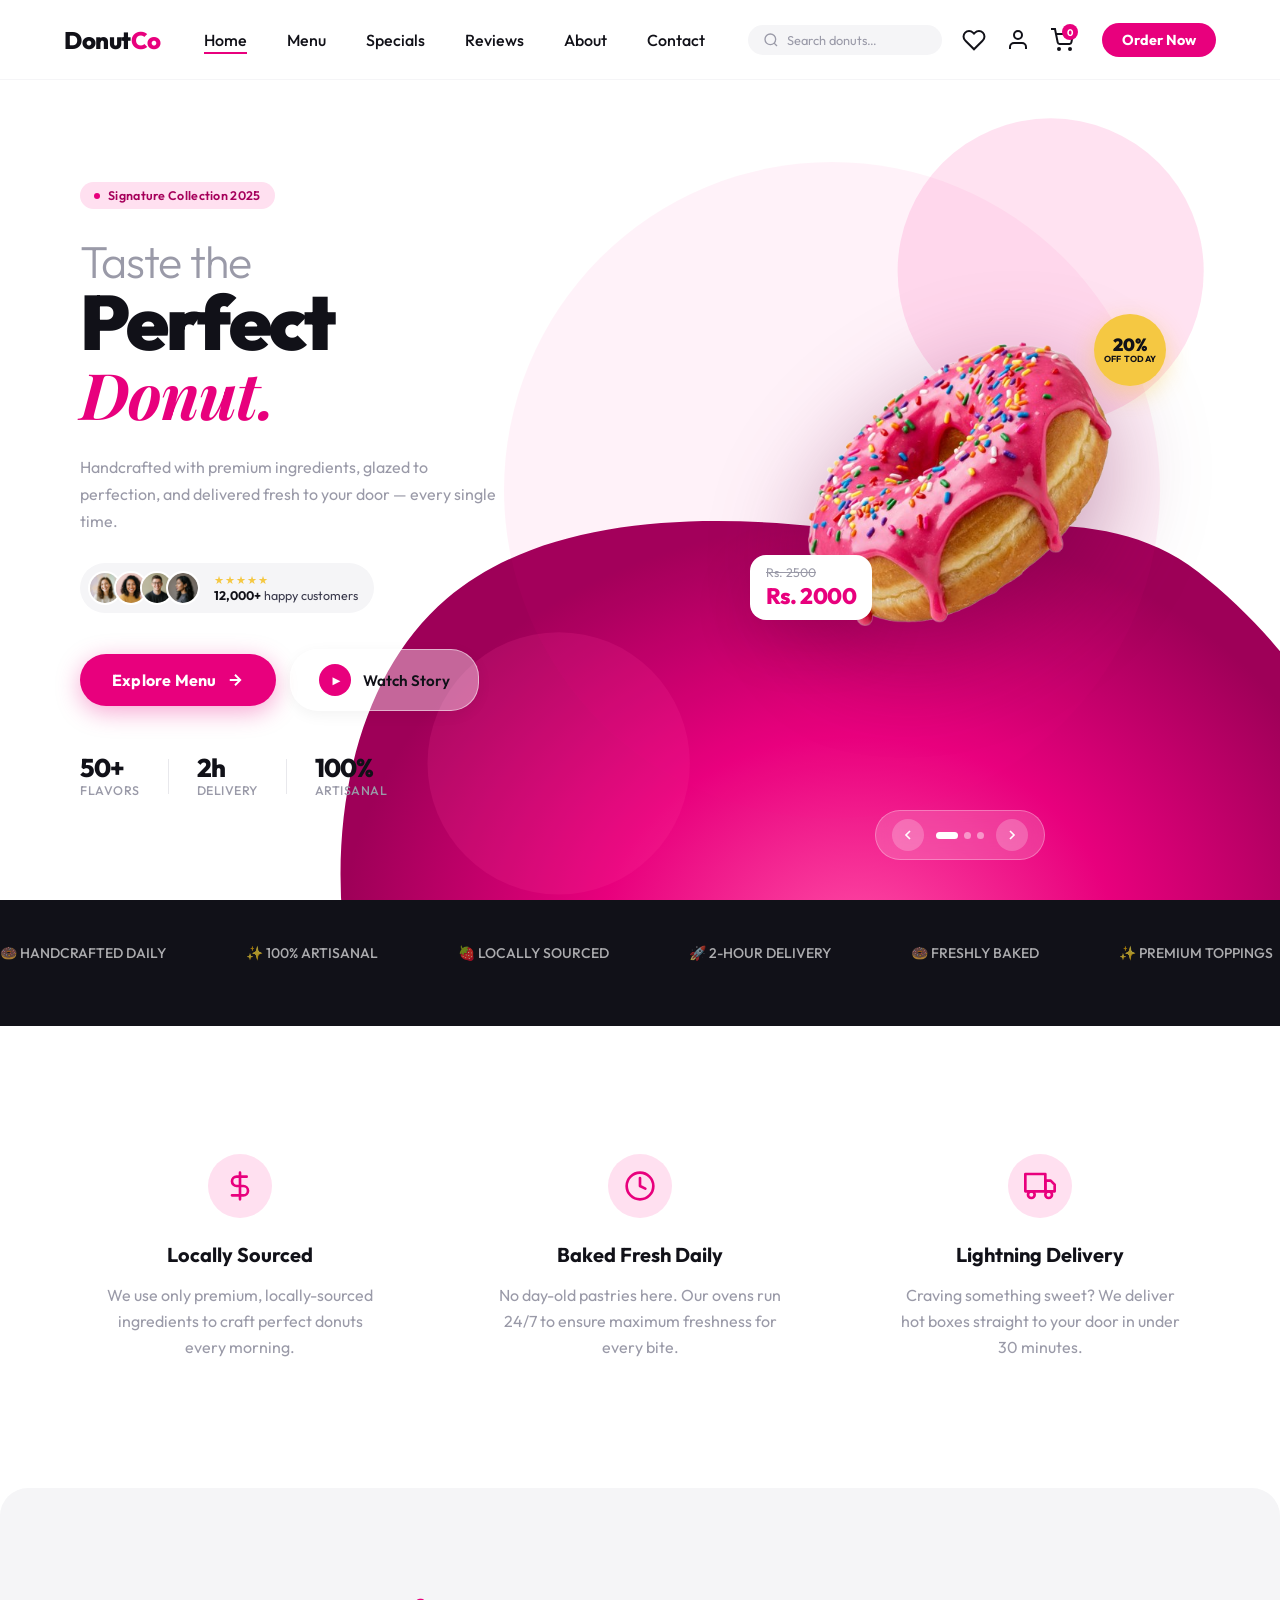
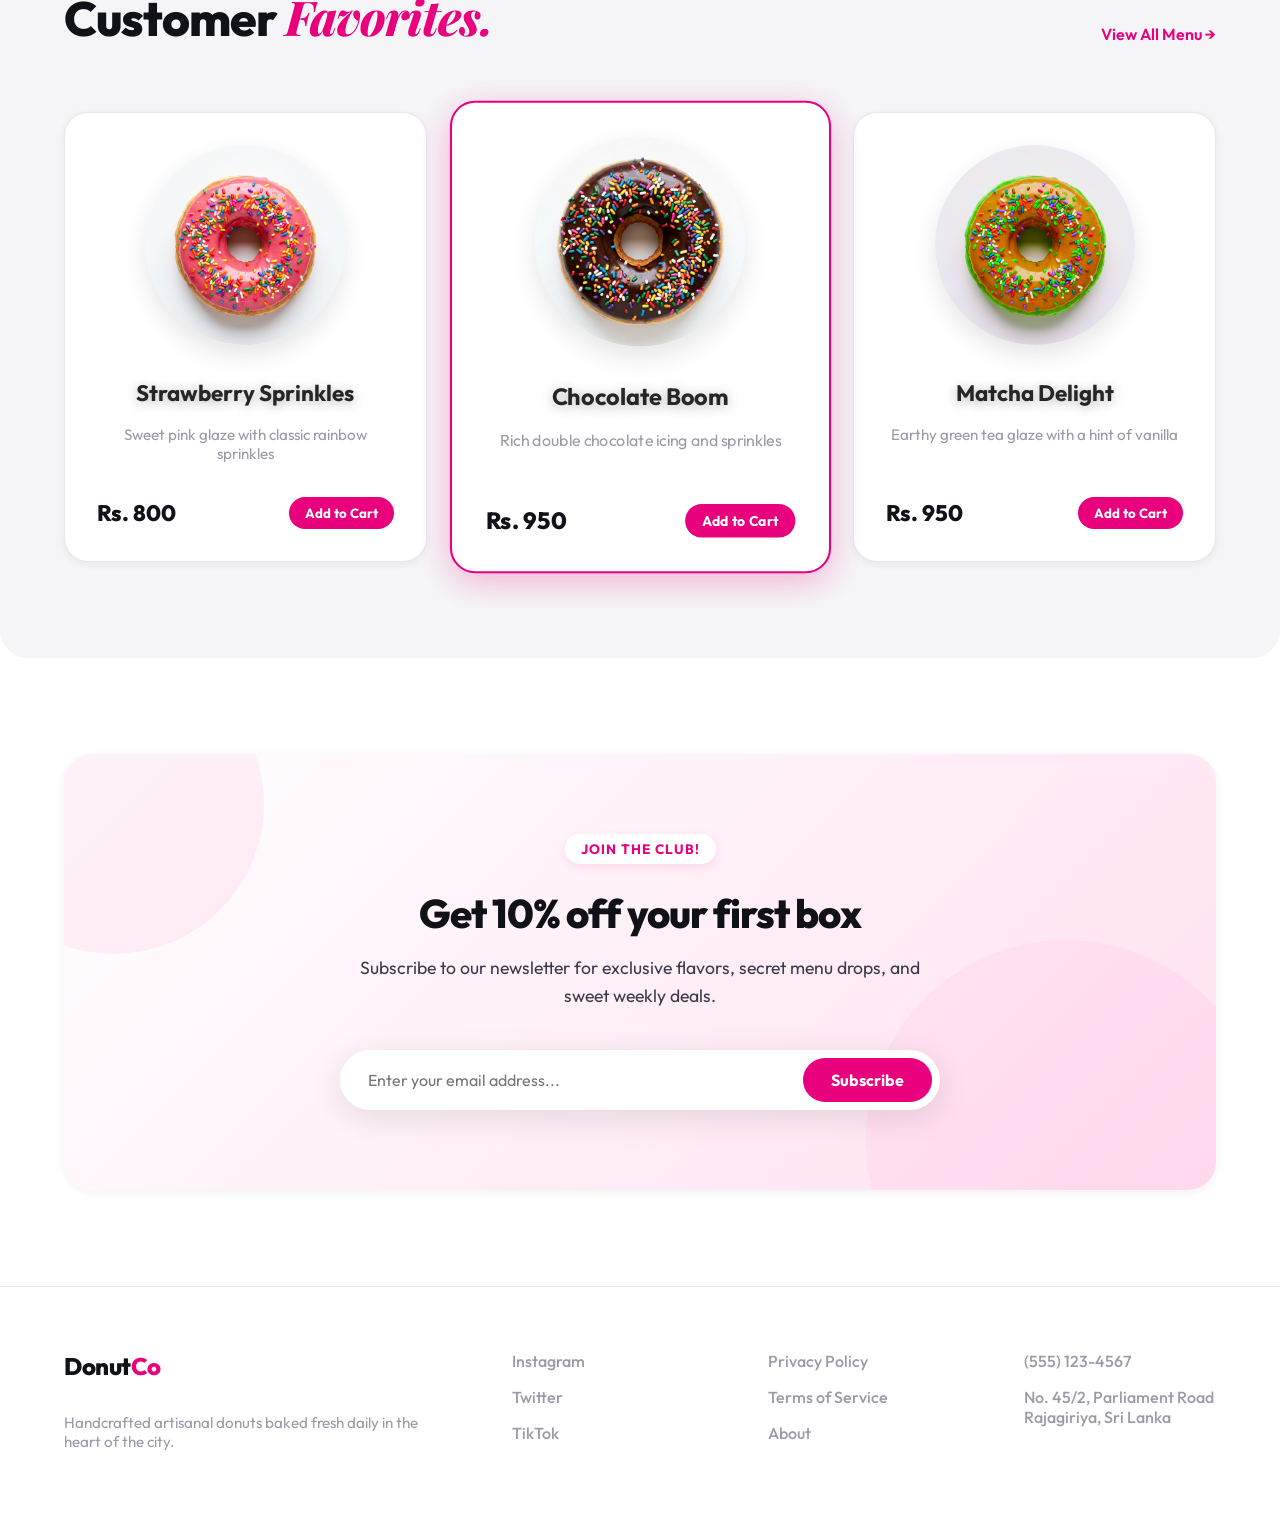
<file: index.html>
<!DOCTYPE html>
<html lang="en">

<head>
  <meta charset="UTF-8" />
  <meta name="viewport" content="width=device-width, initial-scale=1.0" />
  <meta name="description"
    content="DonutCo – Artisanal donuts crafted with love. Explore our signature glazed creations and order for same-day delivery." />
  <title>DonutCo – Artisanal Donuts Delivered Fresh</title>
  <link rel="menu" href="menu.html">
  <link rel="preconnect" href="https://fonts.googleapis.com" />
  <link rel="preconnect" href="https://fonts.gstatic.com" crossorigin />
  <link
    href="https://fonts.googleapis.com/css2?family=Outfit:wght@300;400;500;600;700;800;900&family=Playfair+Display:ital,wght@1,700&display=swap"
    rel="stylesheet" />
  <link rel="stylesheet" href="index.css" />
</head>

<body>

  <!-- ═══════════════════════════════ HEADER ═══════════════════════════════ -->



  <header class="site-header">
    <div class="header-inner">

      <!-- Logo -->
      <a href="index.html" class="logo" id="logo-link">
        <span class="logo-icon">🍩</span>
        <span class="logo-text">Donut<span class="logo-accent">Co</span></span>
      </a>

      <!-- Navigation -->
      <nav class="main-nav" aria-label="Main navigation">
        <ul class="nav-list">
          <li><a href="index.html" class="nav-link active" id="nav-home">Home</a></li>
          <li><a href="menu.html" class="nav-link" id="nav-menu">Menu</a></li>
          <li><a href="specials.html" class="nav-link" id="nav-specials">Specials</a></li>
          <li><a href="reviews.html" class="nav-link" id="nav-reviews">Reviews</a></li>
          <li><a href="about.html" class="nav-link" id="nav-about">About</a></li>
          <li><a href="contact.html" class="nav-link" id="nav-contact">Contact</a></li>
        </ul>
      </nav>

      <!-- Header Actions -->
      <div class="header-actions">
        <div class="search-bar" id="search-bar">
          <svg class="search-icon" viewBox="0 0 24 24" fill="none" stroke="currentColor" stroke-width="2">
            <circle cx="11" cy="11" r="8" />
            <path d="m21 21-4.35-4.35" />
          </svg>
          <input type="text" placeholder="Search donuts…" class="search-input" id="search-input" />
        </div>
        <button class="icon-btn" id="btn-wishlist" aria-label="Wishlist">
          <svg viewBox="0 0 24 24" fill="none" stroke="currentColor" stroke-width="2">
            <path
              d="M20.84 4.61a5.5 5.5 0 0 0-7.78 0L12 5.67l-1.06-1.06a5.5 5.5 0 0 0-7.78 7.78l1.06 1.06L12 21.23l7.78-7.78 1.06-1.06a5.5 5.5 0 0 0 0-7.78z" />
          </svg>
        </button>
        <a href="profile.html" class="profile-link">
          <button class="icon-btn" id="btn-user" aria-label="Profile">
            <svg viewBox="0 0 24 24" fill="none" stroke="currentColor" stroke-width="2">
              <path d="M20 21v-2a4 4 0 0 0-4-4H8a4 4 0 0 0-4 4v2" />
              <circle cx="12" cy="7" r="4" />
            </svg>
          </button>
        </a>
        <a href="cart.html" class="cart-link">
          <button class="icon-btn cart-btn" id="btn-cart" aria-label="Cart">
            <svg viewBox="0 0 24 24" fill="none" stroke="currentColor" stroke-width="2">
              <circle cx="9" cy="21" r="1" />
              <circle cx="20" cy="21" r="1" />
              <path d="M1 1h4l2.68 13.39a2 2 0 0 0 2 1.61h9.72a2 2 0 0 0 2-1.61L23 6H6" />
            </svg>
            <span class="cart-badge">0</span>
          </button>
        </a>
        <a href="menu.html" class="order-link-header">
           <button class="btn-order-header" id="btn-order-header">Order Now</button>
        </a>
      </div>

    </div>
  </header>

  <!-- ═══════════════════════════════ HERO ═══════════════════════════════ -->
  <main class="hero-section">

    <!-- Floating Organic Blob Background SVG -->
    <div class="wave-bg">
      <svg viewBox="0 0 900 900" preserveAspectRatio="xMidYMid meet" xmlns="http://www.w3.org/2000/svg">
        <defs>
          <radialGradient id="blobGrad" cx="50%" cy="50%" r="50%">
            <stop offset="0%" stop-color="#FF4DA6" />
            <stop offset="50%" stop-color="#E8007D" />
            <stop offset="100%" stop-color="#9E0058" />
          </radialGradient>
        </defs>
        <!-- Shapeless organic floating blob path -->
        <path
          d="M608.5,135.8C779.6,267.8,903.3,469.8,901.8,667.5C900.2,865.2,773.4,1058.5,618.3,1200.8C463.2,1343,279.8,1434.1,84.7,1463.3C-110.4,1492.5,-313.3,1459.8,-477.5,1340C-641.7,1220.3,-767.1,1013.4,-805.1,785.8C-843.1,558.1,-793.7,311.1,-641,180.9C-488.2,50.7,-244.1,37.3,-19.7,61.2C204.6,85.1,437.5,3.8,608.5,135.8Z"
          transform="translate(450 450) scale(0.55)" fill="url(#blobGrad)" />
        <!-- Soft accent glows -->
        <circle cx="650" cy="250" r="140" fill="#FF70B8" opacity="0.20" />
        <circle cx="200" cy="700" r="120" fill="#FF3D9A" opacity="0.16" />
        <circle cx="450" cy="450" r="300" fill="#FF0090" opacity="0.05" />
      </svg>
    </div>

    <!-- ─── LEFT PANEL ─── -->
    <div class="hero-left">
      <div class="hero-left-content">

        <!-- Category tag -->
        <div class="hero-tag">
          <span class="tag-dot"></span>
          <span>Signature Collection 2025</span>
        </div>

        <!-- Heading -->
        <h1 class="hero-heading">
          <span class="heading-thin">Taste the</span>
          <span class="heading-bold">Perfect</span>
          <span class="heading-italic">Donut.</span>
        </h1>

        <!-- Description -->
        <p class="hero-desc">
          Handcrafted with premium ingredients, glazed to perfection,
          and delivered fresh to your door — every single time.
        </p>

        <!-- Social Proof -->
        <div class="social-proof" id="social-proof">
          <div class="avatars">
            <img src="assets/avatar_generic_1775983305742.png" alt="Customer 1" class="avatar" />
            <img src="assets/avatar_sarah_1775983204213.png" alt="Customer 2" class="avatar" />
            <img src="assets/avatar_marcus_1775983230533.png" alt="Customer 3" class="avatar" />
            <img src="assets/avatar_elena_1775983250514.png" alt="Customer 4" class="avatar" />
          </div>
          <div class="proof-text">
            <div class="proof-stars">★★★★★</div>
            <div class="proof-label"><strong>12,000+</strong> happy customers</div>
          </div>
        </div>

        <!-- CTA Buttons -->
        <div class="hero-cta">
          <button class="btn-primary" id="btn-explore" onclick="window.location.href='menu.html'">
            <span>Explore Menu</span>
            <svg class="btn-arrow" viewBox="0 0 24 24" fill="none" stroke="currentColor" stroke-width="2.5">
              <path d="M5 12h14M12 5l7 7-7 7" />
            </svg>
          </button>
          <button class="btn-secondary" id="btn-watch">
            <span class="play-icon">▶</span>
            <span>Watch Story</span>
          </button>
        </div>

        <!-- Stats -->
        <div class="hero-stats">
          <div class="stat-item">
            <span class="stat-number">50+</span>
            <span class="stat-label">Flavors</span>
          </div>
          <div class="stat-divider"></div>
          <div class="stat-item">
            <span class="stat-number">2h</span>
            <span class="stat-label">Delivery</span>
          </div>
          <div class="stat-divider"></div>
          <div class="stat-item">
            <span class="stat-number">100%</span>
            <span class="stat-label">Artisanal</span>
          </div>
        </div>

      </div>
    </div>

    <!-- ─── RIGHT PANEL ─── -->
    <div class="hero-right">

      <!-- Product Showcase (Slider) -->
      <div class="product-showcase" id="product-showcase">

        <!-- Slides -->
        <div class="slides-wrapper" id="slides-wrapper">

          <!-- Slide 1 -->
          <div class="slide active" id="slide-1">
            <div class="product-card">
              <img
                src="assets/hero_donut_drip_1773499257269-removebg-preview.png"
                alt="Strawberry Glazed Donut" class="donut-img" id="donut-strawberry" />
            </div>
          </div>

          <!-- Slide 2 -->
          <div class="slide" id="slide-2">
            <div class="product-card">
              <img
                src="assets/donut_chocolate_1773498866336-removebg-preview.png"
                alt="Chocolate Glazed Donut" class="donut-img" id="donut-chocolate" />
            </div>
          </div>

          <!-- Slide 3 -->
          <div class="slide" id="slide-3">
            <div class="product-card">
              <img
                src="assets/donut_blueberry_1773499014099-removebg-preview.png"
                alt="Blueberry Glazed Donut" class="donut-img" id="donut-blueberry" />
            </div>
          </div>

        </div> <!-- End slides-wrapper -->

        <!-- Floating Discount Badge -->
        <div class="discount-badge" id="discount-badge">
          <div class="badge-percent">20%</div>
          <div class="badge-label">OFF Today</div>
        </div>

        <!-- Price Tag -->
        <div class="price-tag" id="price-tag">
          <span class="price-original">Rs. 2500</span>
          <span class="price-current">Rs. 2000</span>
        </div>

      </div> <!-- End product-showcase -->

      <!-- Slider Navigation -->
      <div class="slider-nav" id="slider-nav">
        <button class="slider-arrow arrow-prev" id="arrow-prev" aria-label="Previous donut">
          <svg viewBox="0 0 24 24" fill="none" stroke="currentColor" stroke-width="2.5">
            <path d="M15 18l-6-6 6-6" />
          </svg>
        </button>
        <div class="slider-dots" id="slider-dots">
          <button class="dot active" id="dot-0" aria-label="Slide 1"></button>
          <button class="dot" id="dot-1" aria-label="Slide 2"></button>
          <button class="dot" id="dot-2" aria-label="Slide 3"></button>
        </div>
        <button class="slider-arrow arrow-next" id="arrow-next" aria-label="Next donut">
          <svg viewBox="0 0 24 24" fill="none" stroke="currentColor" stroke-width="2.5">
            <path d="M9 18l6-6-6-6" />
          </svg>
        </button>
      </div>

    </div> <!-- End hero-right -->

  </main>

  <!-- Featured Strip (Infinite Marquee) -->
  <div class="featured-strip">
    <div class="strip-items">
      <div class="strip-item">🍩 HANDCRAFTED DAILY</div>
      <div class="strip-item">✨ 100% ARTISANAL</div>
      <div class="strip-item">🍓 LOCALLY SOURCED</div>
      <div class="strip-item">🚀 2-HOUR DELIVERY</div>
      <div class="strip-item">🍩 FRESHLY BAKED</div>
      <div class="strip-item">✨ PREMIUM TOPPINGS</div>
    </div>
  </div>

  <!-- ══════════════════════ FEATURES SECTION ══════════════════════ -->
  <section class="features-section">
    <div class="features-grid">
      <div class="feature-item">
        <div class="feature-icon">
          <svg viewBox="0 0 24 24" fill="none" stroke="currentColor" stroke-width="2" stroke-linecap="round"
            stroke-linejoin="round">
            <path d="M12 2v20M17 5H9.5a3.5 3.5 0 0 0 0 7h5a3.5 3.5 0 0 1 0 7H6" />
          </svg>
        </div>
        <h3 class="feature-title">Locally Sourced</h3>
        <p class="feature-desc">We use only premium, locally-sourced ingredients to craft perfect donuts every morning.
        </p>
      </div>

      <div class="feature-item">
        <div class="feature-icon">
          <svg viewBox="0 0 24 24" fill="none" stroke="currentColor" stroke-width="2" stroke-linecap="round"
            stroke-linejoin="round">
            <circle cx="12" cy="12" r="10" />
            <polyline points="12 6 12 12 16 14" />
          </svg>
        </div>
        <h3 class="feature-title">Baked Fresh Daily</h3>
        <p class="feature-desc">No day-old pastries here. Our ovens run 24/7 to ensure maximum freshness for every bite.
        </p>
      </div>

      <div class="feature-item">
        <div class="feature-icon">
          <svg viewBox="0 0 24 24" fill="none" stroke="currentColor" stroke-width="2" stroke-linecap="round"
            stroke-linejoin="round">
            <rect x="1" y="3" width="15" height="13" />
            <polygon points="16 8 20 8 23 11 23 16 16 16 16 8" />
            <circle cx="5.5" cy="18.5" r="2.5" />
            <circle cx="18.5" cy="18.5" r="2.5" />
          </svg>
        </div>
        <h3 class="feature-title">Lightning Delivery</h3>
        <p class="feature-desc">Craving something sweet? We deliver hot boxes straight to your door in under 30 minutes.
        </p>
      </div>
    </div>
  </section>

  <!-- ══════════════════════ POPULAR DONUTS ══════════════════════ -->
  <section class="popular-section">
    <div class="section-header">
      <h2 class="section-title">Customer <span class="title-accent">Favorites.</span></h2>
      <a href="menu.html" class="view-all">View All Menu &rarr;</a>
    </div>

    <!-- Reusing the menu.css grid and card structure -->
    <div class="product-grid">
      <!-- Donut 1 -->
      <div class="product-card">
        <div class="image-placeholder img-strawberry"></div>
        <h3 class="product-name">Strawberry Sprinkles</h3>
        <p class="product-desc">Sweet pink glaze with classic rainbow sprinkles</p>
        <div class="product-footer">
          <span class="price">Rs. 800</span>
          <button class="add-to-cart-btn btn-small">Add to Cart</button>
        </div>
      </div>

      <!-- Donut 2 -->
      <div class="product-card featured-popular">
        <div class="image-placeholder img-chocolate"></div>
        <h3 class="product-name">Chocolate Boom</h3>
        <p class="product-desc">Rich double chocolate icing and sprinkles</p>
        <div class="product-footer">
          <span class="price">Rs. 950</span>
          <button class="add-to-cart-btn btn-small">Add to Cart</button>
        </div>
      </div>

      <!-- Donut 3 -->
      <div class="product-card">
        <div class="image-placeholder img-matcha"></div>
        <h3 class="product-name">Matcha Delight</h3>
        <p class="product-desc">Earthy green tea glaze with a hint of vanilla</p>
        <div class="product-footer">
          <span class="price">Rs. 950</span>
          <button class="add-to-cart-btn btn-small">Add to Cart</button>
        </div>
      </div>
    </div>
  </section>

  <!-- ══════════════════════ NEWSLETTER CTA ══════════════════════ -->
  <section class="newsletter-cta">
    <div class="cta-content">
      <div class="cta-badge">Join the Club!</div>
      <h2 class="cta-title">Get 10% off your first box</h2>
      <p class="cta-desc">Subscribe to our newsletter for exclusive flavors, secret menu drops, and sweet weekly deals.
      </p>

      <form class="cta-form" onsubmit="event.preventDefault();">
        <input type="email" class="cta-input" placeholder="Enter your email address..." required>
        <button type="submit" class="cta-button">Subscribe</button>
      </form>
    </div>
  </section>

  <!-- ══════════════════════ FOOTER ══════════════════════ -->
  <footer class="site-footer">
    <div class="footer-columns">
      <div class="footer-col">
        <span class="footer-brand">Donut<span class="logo-accent">Co</span></span>
        <p style="color: var(--gray-400); font-size: 0.95rem; margin-top: 1rem;">Handcrafted artisanal donuts baked
          fresh daily in the heart of the city.</p>
      </div>
      <div class="footer-col">
        <a href="#">Instagram</a>
        <a href="#">Twitter</a>
        <a href="#">TikTok</a>
      </div>
      <div class="footer-col">
        <a href="legal.html#privacy">Privacy Policy</a>
        <a href="legal.html#terms">Terms of Service</a>
        <a href="about.html">About</a>
      </div>
      <div class="footer-col">
        <a href="#">(555) 123-4567</a>
        <a href="#">No. 45/2, Parliament Road<br>Rajagiriya, Sri Lanka</a>
      </div>
    </div>
  </footer>

  <script src="index.js"></script>
</body>

</html>
</file>
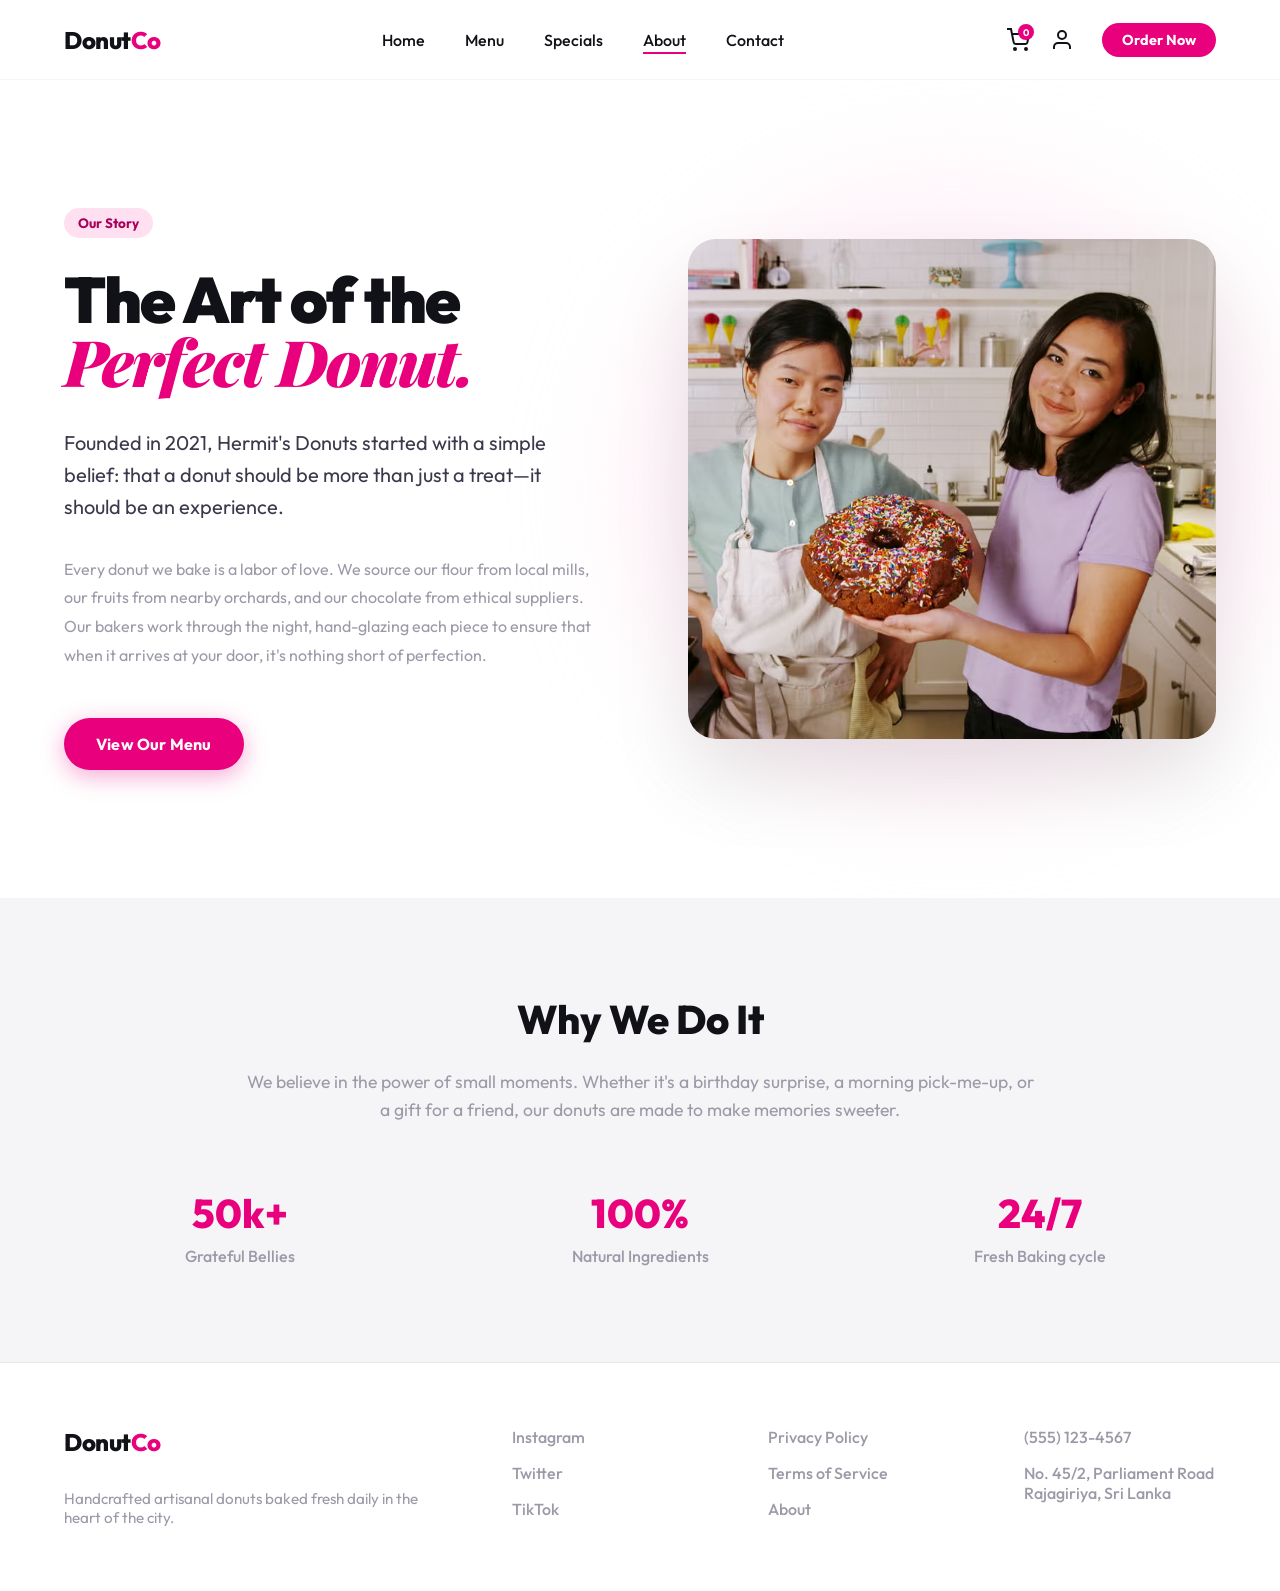
<file: about.html>
<!DOCTYPE html>
<html lang="en">

<head>
  <meta charset="UTF-8" />
  <meta name="viewport" content="width=device-width, initial-scale=1.0" />
  <meta name="description" content="Discover the story behind Hermit's Donuts – our passion for artisanal, handcrafted perfection." />
  <title>About Us | Hermit's Donuts</title>
  <link rel="preconnect" href="https://fonts.googleapis.com" />
  <link rel="preconnect" href="https://fonts.gstatic.com" crossorigin />
  <link href="https://fonts.googleapis.com/css2?family=Outfit:wght@300;400;500;600;700;800;900&family=Playfair+Display:ital,wght@1,700&display=swap" rel="stylesheet" />
  <link rel="stylesheet" href="index.css" />
  <link rel="stylesheet" href="about.css" />
</head>

<body>

  <!-- ═══════════════════════════════ HEADER ═══════════════════════════════ -->
    <header class="site-header">
        <div class="header-inner">
            <!-- Logo -->
            <a href="index.html" class="logo">
                <span class="logo-text">Donut<span class="logo-accent">Co</span></span>
            </a>
            <!-- Navigation -->
            <nav class="main-nav">
                <ul class="nav-list">
                    <li><a href="index.html" class="nav-link">Home</a></li>
                    <li><a href="menu.html" class="nav-link">Menu</a></li>
                    <li><a href="specials.html" class="nav-link">Specials</a></li>
                    <li><a href="about.html" class="nav-link active">About</a></li>
                    <li><a href="contact.html" class="nav-link">Contact</a></li>
                </ul>
            </nav>
            <!-- Header Actions -->
            <div class="header-actions">
                <a href="cart.html" class="cart-link">
                    <button class="icon-btn cart-btn">
                        <svg viewBox="0 0 24 24" fill="none" stroke="currentColor" stroke-width="2">
                            <circle cx="9" cy="21" r="1"/><circle cx="20" cy="21" r="1"/><path d="M1 1h4l2.68 13.39a2 2 0 0 0 2 1.61h9.72a2 2 0 0 0 2-1.61L23 6H6"/>
                        </svg>
                        <span class="cart-badge" id="cart-count">0</span>
                    </button>
                </a>
                <a href="profile.html" class="profile-link">
                    <button class="icon-btn">
                        <svg viewBox="0 0 24 24" fill="none" stroke="currentColor" stroke-width="2">
                            <path d="M20 21v-2a4 4 0 0 0-4-4H8a4 4 0 0 0-4 4v2"/><circle cx="12" cy="7" r="4"/>
                        </svg>
                    </button>
                </a>
                <a href="menu.html">
                    <button class="btn-order-header">Order Now</button>
                </a>
            </div>
        </div>
    </header>

  <!-- ═══════════════════════════════ ABOUT HERO ═══════════════════════════════ -->
  <main class="about-hero">
    <div class="about-content">
      <span class="about-badge">Our Story</span>
      <h1 class="about-title">The Art of the <span class="title-accent">Perfect Donut.</span></h1>
      <p class="about-lead">Founded in 2021, Hermit's Donuts started with a simple belief: that a donut should be more than just a treat—it should be an experience.</p>
      <p class="about-text">Every donut we bake is a labor of love. We source our flour from local mills, our fruits from nearby orchards, and our chocolate from ethical suppliers. Our bakers work through the night, hand-glazing each piece to ensure that when it arrives at your door, it's nothing short of perfection.</p>
      <a href="menu.html" class="btn-primary" style="display: inline-flex; width: fit-content; text-decoration: none;">View Our Menu</a>
    </div>
    <div class="about-image-container">
      <div class="about-blob"></div>
      <img src="assets/delish-whoa-lo-giant-donut-5-1541085471.avif" alt="Hermit's Artisanal Gourmet Donut" class="about-image" />
    </div>
  </main>

  <!-- ═══════════════════════════════ OUR STORY ═══════════════════════════════ -->
  <section class="story-section">
    <div style="max-width: 800px; margin: 0 auto;">
      <h2 style="font-size: 2.5rem; font-weight: 800; margin-bottom: 1.5rem;">Why We Do It</h2>
      <p style="color: var(--gray-400); font-size: 1.1rem; line-height: 1.6;">We believe in the power of small moments. Whether it's a birthday surprise, a morning pick-me-up, or a gift for a friend, our donuts are made to make memories sweeter.</p>
    </div>
    <div class="story-grid">
      <div class="story-item">
        <h3>50k+</h3>
        <p>Grateful Bellies</p>
      </div>
      <div class="story-item">
        <h3>100%</h3>
        <p>Natural Ingredients</p>
      </div>
      <div class="story-item">
        <h3>24/7</h3>
        <p>Fresh Baking cycle</p>
      </div>
    </div>
  </section>

  <!-- ═══════════════════════════════ FOOTER ═══════════════════════════════ -->
    <footer class="site-footer">
        <div class="footer-columns">
            <div class="footer-col">
                <span class="footer-brand">Donut<span class="logo-accent">Co</span></span>
                <p style="color: var(--gray-400); font-size: 0.95rem; margin-top: 1rem;">Handcrafted artisanal donuts baked fresh daily in the heart of the city.</p>
            </div>
            <div class="footer-col">
                <a href="#">Instagram</a>
                <a href="#">Twitter</a>
                <a href="#">TikTok</a>
            </div>
            <div class="footer-col">
                <a href="legal.html#privacy">Privacy Policy</a>
                <a href="legal.html#terms">Terms of Service</a>
                <a href="about.html">About</a>
            </div>
            <div class="footer-col">
                <a href="#">(555) 123-4567</a>
                <a href="#">No. 45/2, Parliament Road<br>Rajagiriya, Sri Lanka</a>
            </div>
        </div>
    </footer>

  <script>
    function updateBadge() {
      const cart = JSON.parse(localStorage.getItem('donutCart')) || [];
      const count = cart.reduce((sum, item) => sum + item.quantity, 0);
      const badge = document.querySelector('.cart-badge');
      if (badge) badge.textContent = count;
    }
    updateBadge();
  </script>
</body>

</html>
</file>
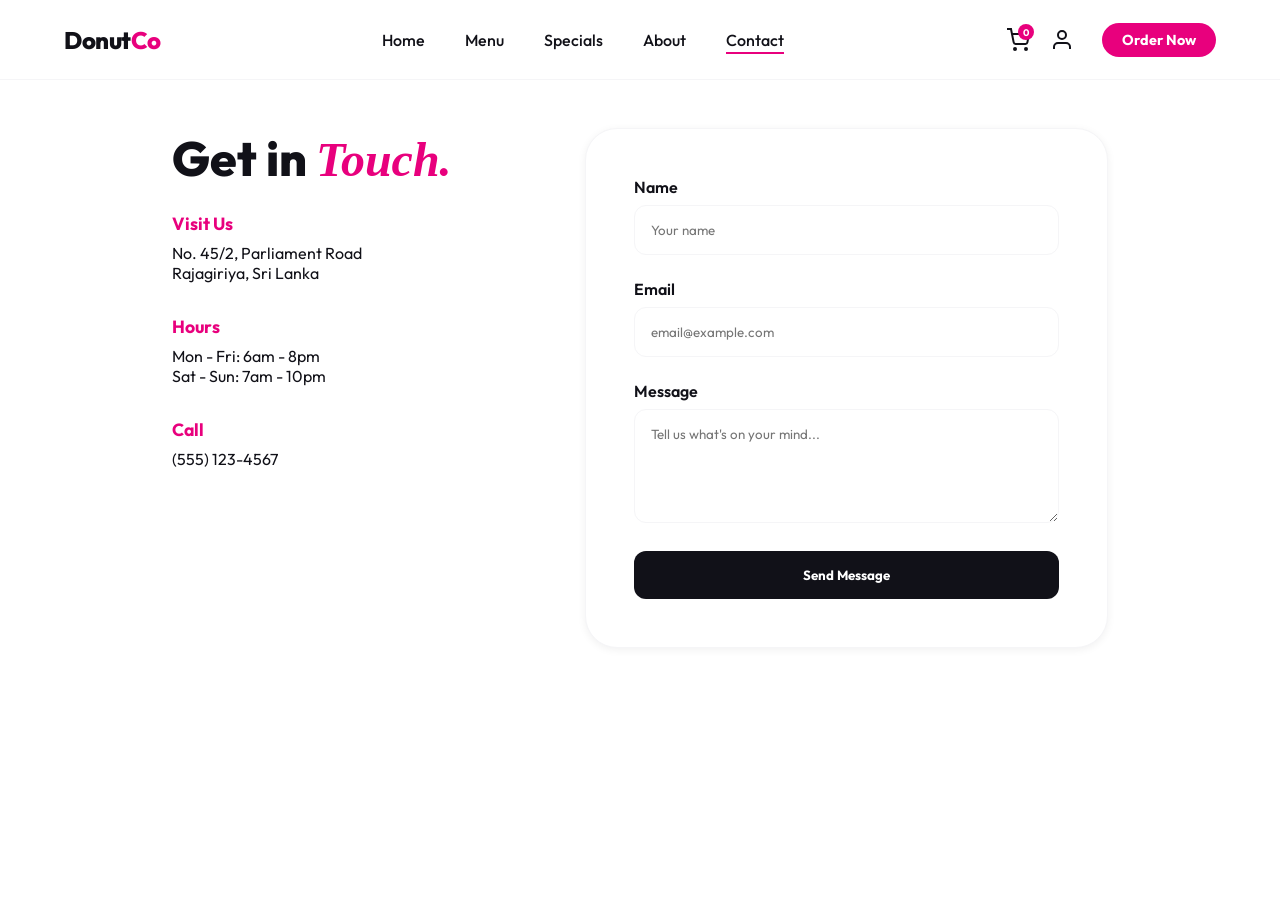
<file: contact.html>
<!DOCTYPE html>
<html lang="en">
<head>
    <meta charset="UTF-8">
    <meta name="viewport" content="width=device-width, initial-scale=1.0">
    <title>Contact Us | DonutCo</title>
    <link href="https://fonts.googleapis.com/css2?family=Outfit:wght@300;400;600;700;800&display=swap" rel="stylesheet">
    <link rel="stylesheet" href="index.css">
    <style>
        .contact-main {
            padding: 8rem 2rem;
            max-width: 1000px;
            margin: 0 auto;
            display: grid;
            grid-template-columns: 1fr 1.5fr;
            gap: 4rem;
        }
        .contact-info h1 {
            font-size: 3rem;
            font-weight: 800;
            margin-bottom: 1.5rem;
        }
        .info-detail {
            margin-bottom: 2rem;
        }
        .info-detail h3 {
            font-size: 1.1rem;
            color: var(--magenta);
            margin-bottom: 0.5rem;
        }
        .contact-form {
            background: var(--white);
            padding: 3rem;
            border-radius: 32px;
            box-shadow: var(--shadow-sm);
            border: 1px solid var(--gray-100);
        }
        .form-group {
            margin-bottom: 1.5rem;
        }
        .form-group label {
            display: block;
            margin-bottom: 0.5rem;
            font-weight: 600;
        }
        .form-group input, .form-group textarea {
            width: 100%;
            padding: 1rem;
            border-radius: 12px;
            border: 1px solid var(--gray-100);
            background: var(--gray-50);
            font-family: inherit;
        }
        .btn-submit {
            width: 100%;
            padding: 1rem;
            background: var(--gray-900);
            color: var(--white);
            border: none;
            border-radius: 12px;
            font-weight: 700;
            cursor: pointer;
            transition: var(--transition);
        }
        .btn-submit:hover {
            background: var(--magenta);
            transform: translateY(-2px);
        }
        @media (max-width: 768px) {
            .contact-main { grid-template-columns: 1fr; }
        }
    </style>
</head>
<body>
    <header class="site-header">
        <div class="header-inner">
            <!-- Logo -->
            <a href="index.html" class="logo">
                <span class="logo-text">Donut<span class="logo-accent">Co</span></span>
            </a>
            <!-- Navigation -->
            <nav class="main-nav">
                <ul class="nav-list">
                    <li><a href="index.html" class="nav-link">Home</a></li>
                    <li><a href="menu.html" class="nav-link">Menu</a></li>
                    <li><a href="specials.html" class="nav-link">Specials</a></li>
                    <li><a href="about.html" class="nav-link">About</a></li>
                    <li><a href="contact.html" class="nav-link active">Contact</a></li>
                </ul>
            </nav>
            <!-- Header Actions -->
            <div class="header-actions">
                <a href="cart.html" class="cart-link">
                    <button class="icon-btn cart-btn">
                        <svg viewBox="0 0 24 24" fill="none" stroke="currentColor" stroke-width="2">
                            <circle cx="9" cy="21" r="1"/><circle cx="20" cy="21" r="1"/><path d="M1 1h4l2.68 13.39a2 2 0 0 0 2 1.61h9.72a2 2 0 0 0 2-1.61L23 6H6"/>
                        </svg>
                        <span class="cart-badge" id="cart-count">0</span>
                    </button>
                </a>
                <a href="profile.html" class="profile-link">
                    <button class="icon-btn">
                        <svg viewBox="0 0 24 24" fill="none" stroke="currentColor" stroke-width="2">
                            <path d="M20 21v-2a4 4 0 0 0-4-4H8a4 4 0 0 0-4 4v2"/><circle cx="12" cy="7" r="4"/>
                        </svg>
                    </button>
                </a>
                <a href="menu.html">
                    <button class="btn-order-header">Order Now</button>
                </a>
            </div>
        </div>
    </header>

    <main class="contact-main">
        <div class="contact-info">
            <h1>Get in <span class="title-accent">Touch.</span></h1>
            <div class="info-detail">
                <h3>Visit Us</h3>
                <p>No. 45/2, Parliament Road<br>Rajagiriya, Sri Lanka</p>
            </div>
            <div class="info-detail">
                <h3>Hours</h3>
                <p>Mon - Fri: 6am - 8pm<br>Sat - Sun: 7am - 10pm</p>
            </div>
            <div class="info-detail">
                <h3>Call</h3>
                <p>(555) 123-4567</p>
            </div>
        </div>

        <form class="contact-form" onsubmit="event.preventDefault(); alert('Message sent! We\'ll get back to you soon.');">
            <div class="form-group">
                <label>Name</label>
                <input type="text" placeholder="Your name" required>
            </div>
            <div class="form-group">
                <label>Email</label>
                <input type="email" placeholder="email@example.com" required>
            </div>
            <div class="form-group">
                <label>Message</label>
                <textarea rows="5" placeholder="Tell us what's on your mind..." required></textarea>
            </div>
            <button type="submit" class="btn-submit">Send Message</button>
        </form>
    </main>

    <script>
        const cart = JSON.parse(localStorage.getItem('donutCart')) || [];
        document.getElementById('cart-count').textContent = cart.reduce((s, i) => s + i.quantity, 0);
    </script>
</body>
</html>
</file>
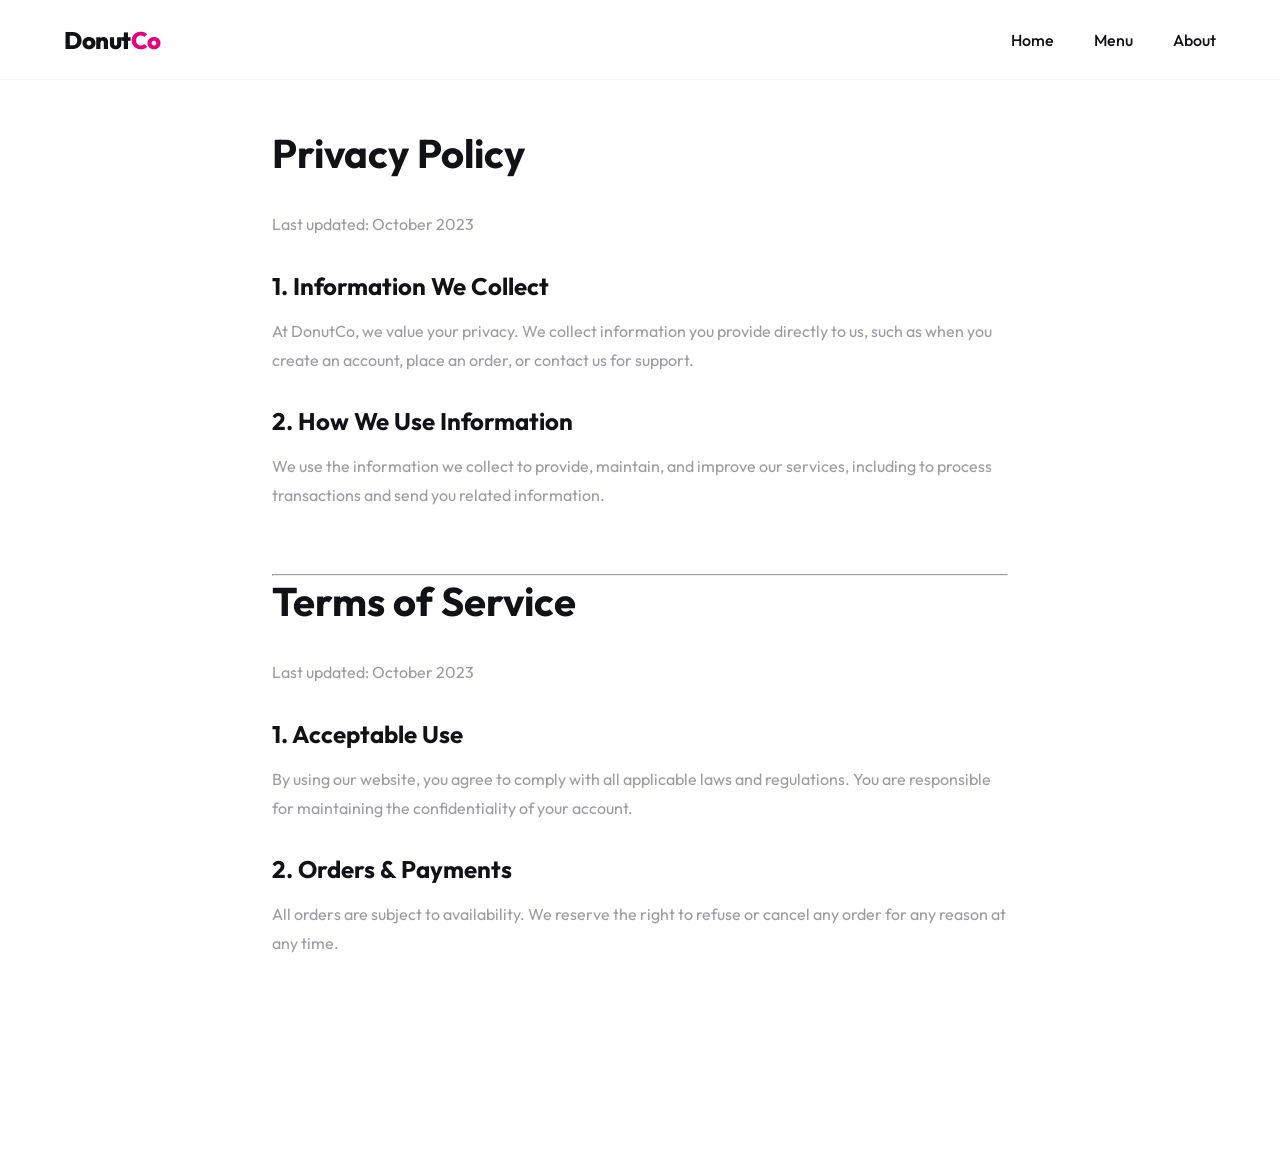
<file: legal.html>
<!DOCTYPE html>
<html lang="en">
<head>
    <meta charset="UTF-8">
    <meta name="viewport" content="width=device-width, initial-scale=1.0">
    <title>Legal | DonutCo</title>
    <link href="https://fonts.googleapis.com/css2?family=Outfit:wght@300;400;600;700&display=swap" rel="stylesheet">
    <link rel="stylesheet" href="index.css">
    <style>
        .legal-main {
            padding: 8rem 2rem;
            max-width: 800px;
            margin: 0 auto;
        }
        .legal-section {
            margin-bottom: 4rem;
        }
        .legal-section h1 {
            font-size: 2.5rem;
            margin-bottom: 2rem;
        }
        .legal-section h2 {
            font-size: 1.5rem;
            margin: 2rem 0 1rem;
        }
        .legal-section p {
            color: var(--gray-400);
            line-height: 1.8;
            margin-bottom: 1rem;
        }
    </style>
</head>
<body>
    <header class="site-header">
        <div class="header-inner">
            <a href="index.html" class="logo">
                <span class="logo-icon">🍩</span>
                <span class="logo-text">Donut<span class="logo-accent">Co</span></span>
            </a>
            <nav class="main-nav">
                <ul class="nav-list">
                    <li><a href="index.html" class="nav-link">Home</a></li>
                    <li><a href="menu.html" class="nav-link">Menu</a></li>
                    <li><a href="about.html" class="nav-link">About</a></li>
                </ul>
            </nav>
        </div>
    </header>

    <main class="legal-main">
        <section id="privacy" class="legal-section">
            <h1>Privacy Policy</h1>
            <p>Last updated: October 2023</p>
            <h2>1. Information We Collect</h2>
            <p>At DonutCo, we value your privacy. We collect information you provide directly to us, such as when you create an account, place an order, or contact us for support.</p>
            <h2>2. How We Use Information</h2>
            <p>We use the information we collect to provide, maintain, and improve our services, including to process transactions and send you related information.</p>
        </section>

        <hr>

        <section id="terms" class="legal-section">
            <h1>Terms of Service</h1>
            <p>Last updated: October 2023</p>
            <h2>1. Acceptable Use</h2>
            <p>By using our website, you agree to comply with all applicable laws and regulations. You are responsible for maintaining the confidentiality of your account.</p>
            <h2>2. Orders & Payments</h2>
            <p>All orders are subject to availability. We reserve the right to refuse or cancel any order for any reason at any time.</p>
        </section>
    </main>
</body>
</html>
</file>
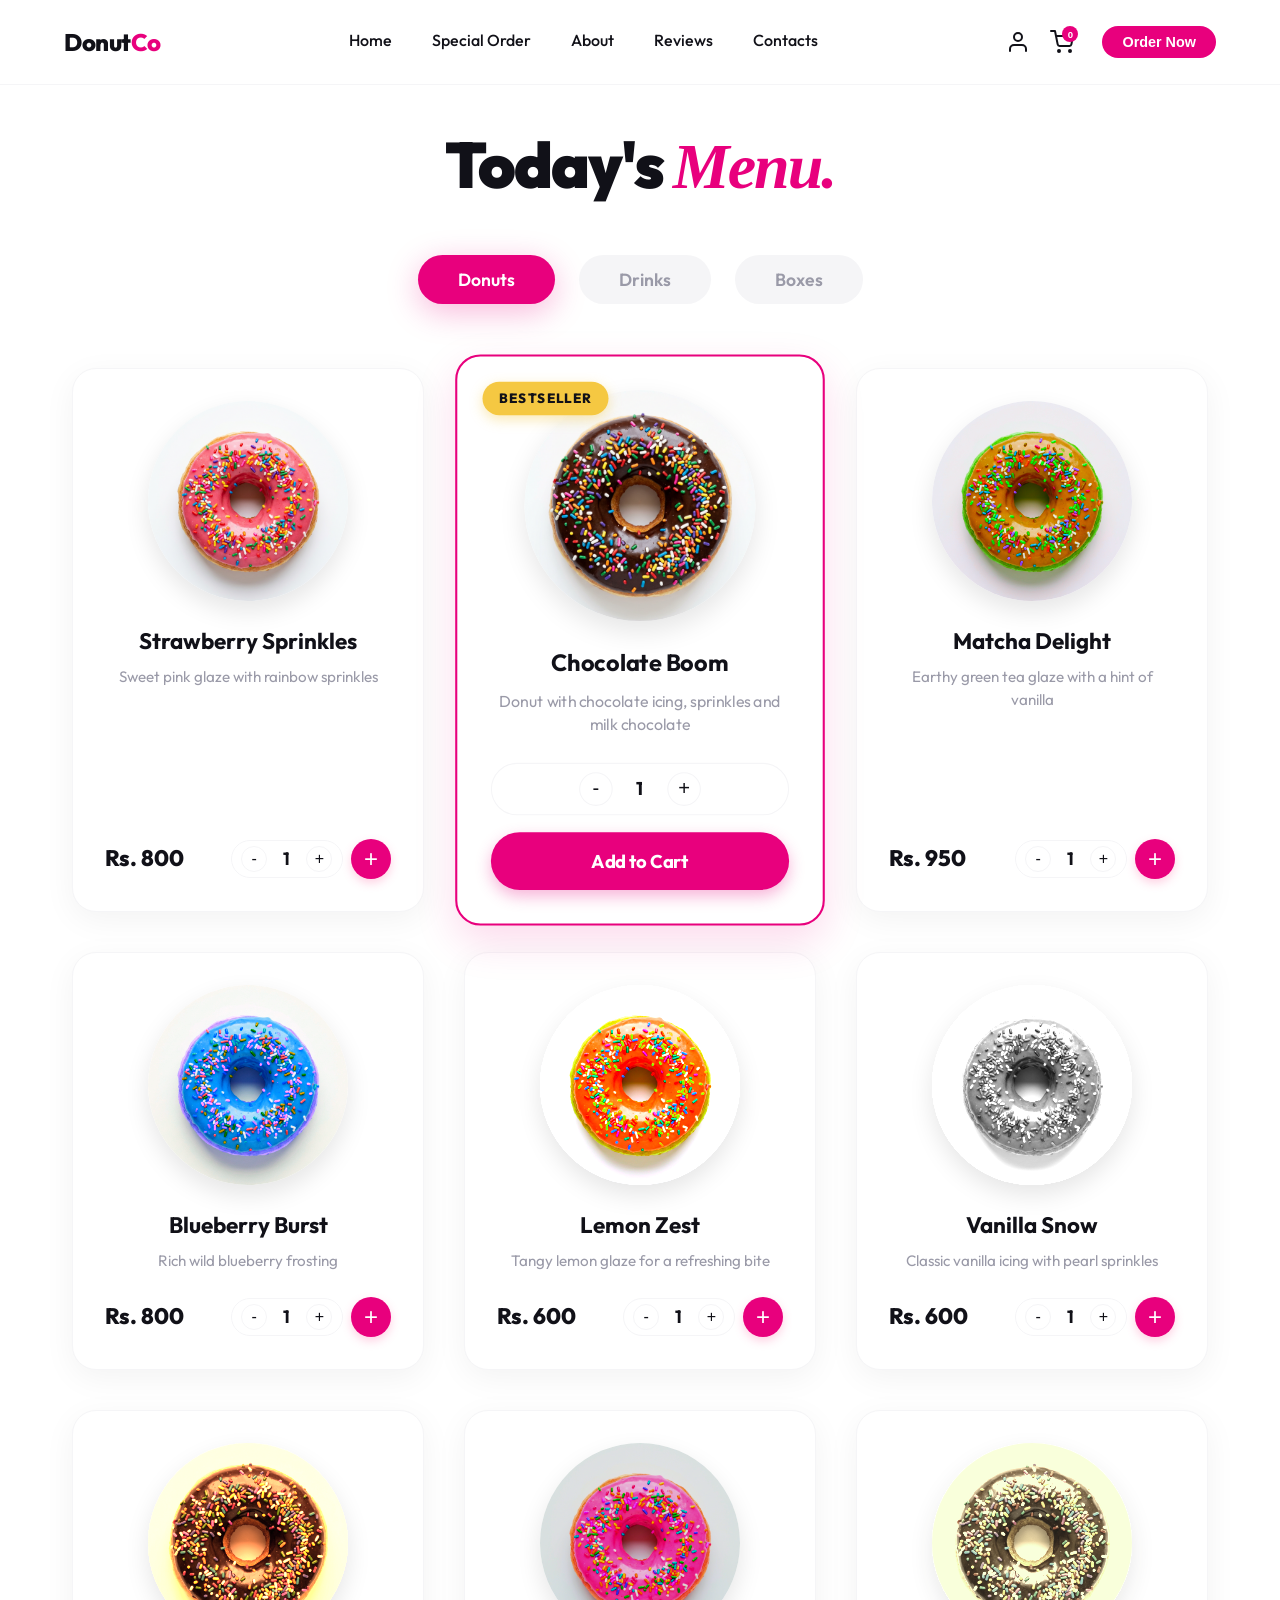
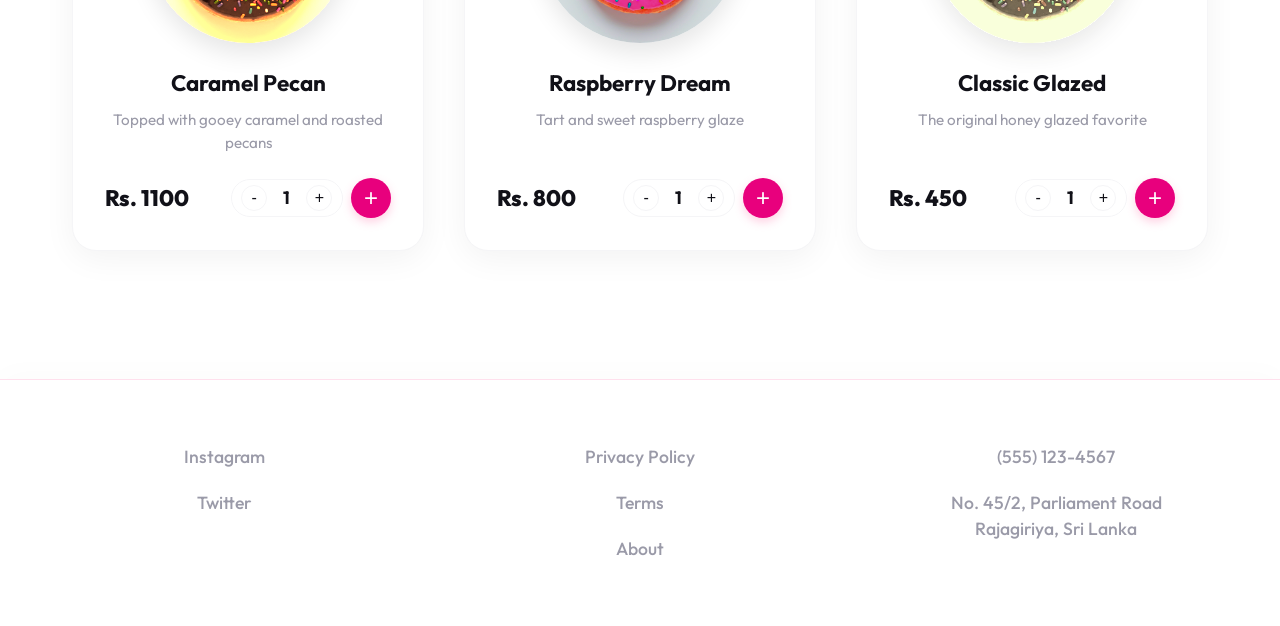
<file: menu.html>
<!DOCTYPE html>
<html lang="en">

<head>
    <meta charset="UTF-8">
    <meta name="viewport" content="width=device-width, initial-scale=1.0">
    <title>Hermit's Donuts - Menu</title>
    <!-- SEO tags -->
    <meta name="description" content="View today's menu at Luffy Donuts. Fresh donuts, drinks, and boxes.">
    <!-- Fonts -->
    <link rel="preconnect" href="https://fonts.googleapis.com">
    <link rel="preconnect" href="https://fonts.gstatic.com" crossorigin>
    <link href="https://fonts.googleapis.com/css2?family=Outfit:wght@300;400;600;700;800&display=swap" rel="stylesheet">
    <link rel="stylesheet" href="menu.css">
</head>

<body>
    <header class="navbar">
        <a href="index.html" class="logo">
            <div class="logo">Donut<span class="logo-accent">Co</span></div>
        </a>
        <nav class="nav-links">
            <a href="index.html">Home</a>
            <a href="specials.html">Special Order</a>
            <a href="about.html">About</a>
            <a href="reviews.html">Reviews</a>
            <a href="contact.html">Contacts</a>
        </nav>
        <div class="nav-icons">
            <a href="profile.html" class="profile-link">
                <button class="icon-btn" aria-label="User Profile">
                    <svg width="24" height="24" viewBox="0 0 24 24" fill="none" stroke="currentColor" stroke-width="2"
                        stroke-linecap="round" stroke-linejoin="round">
                        <path d="M20 21v-2a4 4 0 0 0-4-4H8a4 4 0 0 0-4 4v2"></path>
                        <circle cx="12" cy="7" r="4"></circle>
                    </svg>
                </button>
            </a>
            <a href="cart.html" class="cart-link">
                <button class="icon-btn cart-btn" aria-label="Shopping Cart">
                    <svg width="24" height="24" viewBox="0 0 24 24" fill="none" stroke="currentColor" stroke-width="2"
                        stroke-linecap="round" stroke-linejoin="round">
                        <circle cx="9" cy="21" r="1"></circle>
                        <circle cx="20" cy="21" r="1"></circle>
                        <path d="M1 1h4l2.68 13.39a2 2 0 0 0 2 1.61h9.72a2 2 0 0 0 2-1.61L23 6H6"></path>
                    </svg>
                    <span class="cart-badge">0</span>
                </button>
            </a>
            <button class="icon-btn hamburger-btn" aria-label="Menu" id="mobile-menu-btn">
                <svg width="24" height="24" viewBox="0 0 24 24" fill="none" stroke="currentColor" stroke-width="2"
                    stroke-linecap="round" stroke-linejoin="round">
                    <line x1="3" y1="12" x2="21" y2="12"></line>
                    <line x1="3" y1="6" x2="21" y2="6"></line>
                    <line x1="3" y1="18" x2="21" y2="18"></line>
                </svg>
            </button>
            <button class="btn-order-header">Order Now</button>
        </div>
    </header>

    <main>

        <!-- Title -->
        <h1 class="page-title">Today's <span class="page-title-accent">Menu.</span></h1>

        <!-- Category Tabs -->
        <div class="tabs-container">
            <button class="tab active" data-target="donuts">Donuts</button>
            <button class="tab" data-target="drinks">Drinks</button>
            <button class="tab" data-target="boxes">Boxes</button>
        </div>

        <!-- Product Grid: Donuts -->
        <div class="product-grid" id="grid-donuts">
            <!-- Normal Donut 1 -->
            <div class="product-card" data-image="assets/hero_donut_drip_1773499257269-removebg-preview.png"
                data-filter="none">
                <div class="image-placeholder img-strawberry"></div>
                <h3 class="product-name">Strawberry Sprinkles</h3>
                <p class="product-desc">Sweet pink glaze with rainbow sprinkles</p>
                <div class="product-footer">
                    <span class="price">Rs. 800</span>
                    <div class="card-controls">
                        <div class="qty-selector">
                            <button class="qty-btn minus">-</button>
                            <span class="qty-num">1</span>
                            <button class="qty-btn plus">+</button>
                        </div>
                        <button class="add-btn" aria-label="Add to cart">+</button>
                    </div>
                </div>
            </div>

            <!-- Featured Donut 2 -->
            <div class="product-card featured" data-image="assets/donut_chocolate_1773498866336-removebg-preview.png"
                data-filter="none">
                <div class="featured-badge">Bestseller</div>
                <div class="image-placeholder featured-placeholder img-chocolate"></div>
                <h3 class="product-name">Chocolate Boom</h3>
                <p class="product-desc">Donut with chocolate icing, sprinkles and milk chocolate</p>
                <div class="featured-controls">
                    <div class="qty-selector">
                        <button class="qty-btn minus">-</button>
                        <span class="qty-num">1</span>
                        <button class="qty-btn plus">+</button>
                    </div>
                    <button class="add-to-cart-btn">Add to Cart</button>
                </div>
            </div>

            <!-- Normal Donut 3 -->
            <div class="product-card" data-image="assets/donut-base.png"
                data-filter="hue-rotate(60deg) saturate(1.8) brightness(0.95)">
                <div class="image-placeholder img-matcha"></div>
                <h3 class="product-name">Matcha Delight</h3>
                <p class="product-desc">Earthy green tea glaze with a hint of vanilla</p>
                <div class="product-footer">
                    <span class="price">Rs. 950</span>
                    <div class="card-controls">
                        <div class="qty-selector">
                            <button class="qty-btn minus">-</button>
                            <span class="qty-num">1</span>
                            <button class="qty-btn plus">+</button>
                        </div>
                        <button class="add-btn" aria-label="Add to cart">+</button>
                    </div>
                </div>
            </div>

            <!-- Normal Donut 4 -->
            <div class="product-card" data-image="assets/donut_blueberry_1773499014099-removebg-preview.png"
                data-filter="none">
                <div class="image-placeholder img-blueberry"></div>
                <h3 class="product-name">Blueberry Burst</h3>
                <p class="product-desc">Rich wild blueberry frosting</p>
                <div class="product-footer">
                    <span class="price">Rs. 800</span>
                    <div class="card-controls">
                        <div class="qty-selector">
                            <button class="qty-btn minus">-</button>
                            <span class="qty-num">1</span>
                            <button class="qty-btn plus">+</button>
                        </div>
                        <button class="add-btn" aria-label="Add to cart">+</button>
                    </div>
                </div>
            </div>

            <!-- Normal Donut 5 -->
            <div class="product-card" data-image="assets/donut-base.png"
                data-filter="hue-rotate(30deg) saturate(2) brightness(1.2)">
                <div class="image-placeholder img-lemon"></div>
                <h3 class="product-name">Lemon Zest</h3>
                <p class="product-desc">Tangy lemon glaze for a refreshing bite</p>
                <div class="product-footer">
                    <span class="price">Rs. 600</span>
                    <div class="card-controls">
                        <div class="qty-selector">
                            <button class="qty-btn minus">-</button>
                            <span class="qty-num">1</span>
                            <button class="qty-btn plus">+</button>
                        </div>
                        <button class="add-btn" aria-label="Add to cart">+</button>
                    </div>
                </div>
            </div>

            <!-- Normal Donut 6 -->
            <div class="product-card" data-image="assets/donut-base.png"
                data-filter="grayscale(1) brightness(1.3) contrast(1.1)">
                <div class="image-placeholder img-vanilla"></div>
                <h3 class="product-name">Vanilla Snow</h3>
                <p class="product-desc">Classic vanilla icing with pearl sprinkles</p>
                <div class="product-footer">
                    <span class="price">Rs. 600</span>
                    <div class="card-controls">
                        <div class="qty-selector">
                            <button class="qty-btn minus">-</button>
                            <span class="qty-num">1</span>
                            <button class="qty-btn plus">+</button>
                        </div>
                        <button class="add-btn" aria-label="Add to cart">+</button>
                    </div>
                </div>
            </div>

            <!-- Normal Donut 7 -->
            <div class="product-card" data-image="assets/donut-chocolate.png"
                data-filter="sepia(0.8) hue-rotate(-20deg) saturate(3) brightness(1.1)">
                <div class="image-placeholder img-caramel"></div>
                <h3 class="product-name">Caramel Pecan</h3>
                <p class="product-desc">Topped with gooey caramel and roasted pecans</p>
                <div class="product-footer">
                    <span class="price">Rs. 1100</span>
                    <div class="card-controls">
                        <div class="qty-selector">
                            <button class="qty-btn minus">-</button>
                            <span class="qty-num">1</span>
                            <button class="qty-btn plus">+</button>
                        </div>
                        <button class="add-btn" aria-label="Add to cart">+</button>
                    </div>
                </div>
            </div>

            <!-- Normal Donut 8 -->
            <div class="product-card" data-image="assets/donut-base.png"
                data-filter="hue-rotate(-20deg) saturate(1.8) brightness(0.9)">
                <div class="image-placeholder img-raspberry"></div>
                <h3 class="product-name">Raspberry Dream</h3>
                <p class="product-desc">Tart and sweet raspberry glaze</p>
                <div class="product-footer">
                    <span class="price">Rs. 800</span>
                    <div class="card-controls">
                        <div class="qty-selector">
                            <button class="qty-btn minus">-</button>
                            <span class="qty-num">1</span>
                            <button class="qty-btn plus">+</button>
                        </div>
                        <button class="add-btn" aria-label="Add to cart">+</button>
                    </div>
                </div>
            </div>

            <!-- Normal Donut 9 -->
            <div class="product-card" data-image="assets/donut-chocolate.png" data-filter="none">
                <div class="image-placeholder img-classic"></div>
                <h3 class="product-name">Classic Glazed</h3>
                <p class="product-desc">The original honey glazed favorite</p>
                <div class="product-footer">
                    <span class="price">Rs. 450</span>
                    <div class="card-controls">
                        <div class="qty-selector">
                            <button class="qty-btn minus">-</button>
                            <span class="qty-num">1</span>
                            <button class="qty-btn plus">+</button>
                        </div>
                        <button class="add-btn" aria-label="Add to cart">+</button>
                    </div>
                </div>
            </div>

        </div>

        <!-- Product Grid: Drinks -->
                <div class="product-grid" id="grid-drinks" style="display: none;">
            <!-- Drink 1 -->
            <div class="product-card" data-image="assets/drink_iced_latte_1775983691589.png" data-filter="none">
                <style>.img-drink1 { background: url('assets/drink_iced_latte_1775983691589.png') center/cover no-repeat; }</style>
                <div class="image-placeholder img-drink1"></div>
                <h3 class="product-name">Iced Latte</h3>
                <p class="product-desc">Refreshing espresso over ice with milk</p>
                <div class="product-footer"><span class="price">Rs. 900</span><div class="card-controls"><div class="qty-selector"><button class="qty-btn minus">-</button><span class="qty-num">1</span><button class="qty-btn plus">+</button></div><button class="add-btn">+</button></div></div>
            </div>

            <!-- Drink 2 -->
            <div class="product-card" data-image="assets/drink_hot_mocha_1775983710902.png" data-filter="none">
                <style>.img-drink2 { background: url('assets/drink_hot_mocha_1775983710902.png') center/cover no-repeat; }</style>
                <div class="image-placeholder img-drink2"></div>
                <h3 class="product-name">Hot Mocha</h3>
                <p class="product-desc">Rich hot chocolate mixed with espresso</p>
                <div class="product-footer"><span class="price">Rs. 1100</span><div class="card-controls"><div class="qty-selector"><button class="qty-btn minus">-</button><span class="qty-num">1</span><button class="qty-btn plus">+</button></div><button class="add-btn">+</button></div></div>
            </div>

            <!-- Drink 3 -->
            <div class="product-card" data-image="assets/drink_matcha_frappe_1775983729955.png" data-filter="none">
                <style>.img-drink3 { background: url('assets/drink_matcha_frappe_1775983729955.png') center/cover no-repeat; }</style>
                <div class="image-placeholder img-drink3"></div>
                <h3 class="product-name">Matcha Frappe</h3>
                <p class="product-desc">Vibrant green matcha blended with ice</p>
                <div class="product-footer"><span class="price">Rs. 1300</span><div class="card-controls"><div class="qty-selector"><button class="qty-btn minus">-</button><span class="qty-num">1</span><button class="qty-btn plus">+</button></div><button class="add-btn">+</button></div></div>
            </div>

            <!-- Drink 4 -->
            <div class="product-card" data-image="assets/drink_strawberry_smoothie_1775983760041.png" data-filter="none">
                <style>.img-drink4 { background: url('assets/drink_strawberry_smoothie_1775983760041.png') center/cover no-repeat; }</style>
                <div class="image-placeholder img-drink4"></div>
                <h3 class="product-name">Strawberry Smoothie</h3>
                <p class="product-desc">Freshly blended strawberries</p>
                <div class="product-footer"><span class="price">Rs. 1200</span><div class="card-controls"><div class="qty-selector"><button class="qty-btn minus">-</button><span class="qty-num">1</span><button class="qty-btn plus">+</button></div><button class="add-btn">+</button></div></div>
            </div>
            
            <!-- Drink 5 -->
            <div class="product-card" data-image="assets/drink_cold_brew_1775983784559.png" data-filter="none">
                <style>.img-drink5 { background: url('assets/drink_cold_brew_1775983784559.png') center/cover no-repeat; }</style>
                <div class="image-placeholder img-drink5"></div>
                <h3 class="product-name">Cold Brew</h3>
                <p class="product-desc">Slow-steeped cold brew over ice</p>
                <div class="product-footer"><span class="price">Rs. 850</span><div class="card-controls"><div class="qty-selector"><button class="qty-btn minus">-</button><span class="qty-num">1</span><button class="qty-btn plus">+</button></div><button class="add-btn">+</button></div></div>
            </div>
            
            <!-- Drink 6 -->
            <div class="product-card" data-image="assets/drink_caramel_macchiato_1775983800730.png" data-filter="none">
                <style>.img-drink6 { background: url('assets/drink_caramel_macchiato_1775983800730.png') center/cover no-repeat; }</style>
                <div class="image-placeholder img-drink6"></div>
                <h3 class="product-name">Caramel Macchiato</h3>
                <p class="product-desc">Espresso with vanilla and caramel drizzle</p>
                <div class="product-footer"><span class="price">Rs. 1250</span><div class="card-controls"><div class="qty-selector"><button class="qty-btn minus">-</button><span class="qty-num">1</span><button class="qty-btn plus">+</button></div><button class="add-btn">+</button></div></div>
            </div>

            <!-- Drink 7 -->
            <div class="product-card" data-image="assets/drink_mango_delight_1775983831404.png" data-filter="none">
                <style>.img-drink7 { background: url('assets/drink_mango_delight_1775983831404.png') center/cover no-repeat; }</style>
                <div class="image-placeholder img-drink7"></div>
                <h3 class="product-name">Mango Delight Mix</h3>
                <p class="product-desc">Fresh tropical mango puree topped with cream</p>
                <div class="product-footer"><span class="price">Rs. 1350</span><div class="card-controls"><div class="qty-selector"><button class="qty-btn minus">-</button><span class="qty-num">1</span><button class="qty-btn plus">+</button></div><button class="add-btn">+</button></div></div>
            </div>

            <!-- Drink 8 -->
            <div class="product-card" data-image="assets/drink_caramel_macchiato_1775983800730.png" data-filter="hue-rotate(200deg) saturate(1.5)">
                <style>.img-drink8 { background: url('assets/drink_caramel_macchiato_1775983800730.png') center/cover no-repeat; filter: hue-rotate(200deg) saturate(1.5); }</style>
                <div class="image-placeholder img-drink8"></div>
                <h3 class="product-name">Blue Lemonade</h3>
                <p class="product-desc">Sweet and sour citrus blue lemonade iced</p>
                <div class="product-footer"><span class="price">Rs. 800</span><div class="card-controls"><div class="qty-selector"><button class="qty-btn minus">-</button><span class="qty-num">1</span><button class="qty-btn plus">+</button></div><button class="add-btn">+</button></div></div>
            </div>

            <!-- Drink 9 -->
            <div class="product-card" data-image="assets/drink_hot_mocha_1775983710902.png" data-filter="sepia(0.8) hue-rotate(90deg)">
                <style>.img-drink9 { background: url('assets/drink_hot_mocha_1775983710902.png') center/cover no-repeat; filter: sepia(0.8) hue-rotate(90deg);}</style>
                <div class="image-placeholder img-drink9"></div>
                <h3 class="product-name">Peppermint Hot Chocolate</h3>
                <p class="product-desc">Rich hot cocoa with a minty twist</p>
                <div class="product-footer"><span class="price">Rs. 1100</span><div class="card-controls"><div class="qty-selector"><button class="qty-btn minus">-</button><span class="qty-num">1</span><button class="qty-btn plus">+</button></div><button class="add-btn">+</button></div></div>
            </div>

            <!-- Drink 10 -->
            <div class="product-card" data-image="assets/drink_iced_latte_1775983691589.png" data-filter="hue-rotate(45deg)">
                <style>.img-drink10 { background: url('assets/drink_iced_latte_1775983691589.png') center/cover no-repeat; filter: hue-rotate(45deg);}</style>
                <div class="image-placeholder img-drink10"></div>
                <h3 class="product-name">Iced Peach Tea</h3>
                <p class="product-desc">Sweetened peach tea over ice</p>
                <div class="product-footer"><span class="price">Rs. 750</span><div class="card-controls"><div class="qty-selector"><button class="qty-btn minus">-</button><span class="qty-num">1</span><button class="qty-btn plus">+</button></div><button class="add-btn">+</button></div></div>
            </div>

            <!-- Drink 11 -->
            <div class="product-card" data-image="assets/drink_strawberry_smoothie_1775983760041.png" data-filter="hue-rotate(-120deg)">
                <style>.img-drink11 { background: url('assets/drink_strawberry_smoothie_1775983760041.png') center/cover no-repeat; filter: hue-rotate(-120deg);}</style>
                <div class="image-placeholder img-drink11"></div>
                <h3 class="product-name">Blueberry Smoothie</h3>
                <p class="product-desc">Wild blueberries freshly blended</p>
                <div class="product-footer"><span class="price">Rs. 1200</span><div class="card-controls"><div class="qty-selector"><button class="qty-btn minus">-</button><span class="qty-num">1</span><button class="qty-btn plus">+</button></div><button class="add-btn">+</button></div></div>
            </div>

            <!-- Drink 12 -->
            <div class="product-card" data-image="assets/drink_cold_brew_1775983784559.png" data-filter="saturate(0)">
                <style>.img-drink12 { background: url('assets/drink_cold_brew_1775983784559.png') center/cover no-repeat; filter: saturate(0); }</style>
                <div class="image-placeholder img-drink12"></div>
                <h3 class="product-name">Espresso Shot</h3>
                <p class="product-desc">A strong double shot of pure espresso</p>
                <div class="product-footer"><span class="price">Rs. 600</span><div class="card-controls"><div class="qty-selector"><button class="qty-btn minus">-</button><span class="qty-num">1</span><button class="qty-btn plus">+</button></div><button class="add-btn">+</button></div></div>
            </div>
        </div>        <div class="product-grid" id="grid-boxes" style="display: none;">
            <!-- Box 1 -->
            <div class="product-card" data-filter="none">
                <div class="image-placeholder" style="background: url('assets/donut_box_half_dozen_1775983141765.png') center/cover no-repeat;"></div>
                <h3 class="product-name">Half Dozen Box</h3>
                <p class="product-desc">6 assorted artisanal donuts</p>
                <div class="product-footer"><span class="price">Rs. 4200</span><div class="card-controls"><div class="qty-selector"><button class="qty-btn minus">-</button><span class="qty-num">1</span><button class="qty-btn plus">+</button></div><button class="add-btn">+</button></div></div>
            </div>

            <!-- Box 2 -->
            <div class="product-card" data-filter="none">
                <div class="image-placeholder" style="background: url('assets/donut_box_dozen_1775983160540.png') center/cover no-repeat;"></div>
                <h3 class="product-name">Dozen Box</h3>
                <p class="product-desc">12 premium assorted donuts</p>
                <div class="product-footer"><span class="price">Rs. 8000</span><div class="card-controls"><div class="qty-selector"><button class="qty-btn minus">-</button><span class="qty-num">1</span><button class="qty-btn plus">+</button></div><button class="add-btn">+</button></div></div>
            </div>
            
            <!-- Box 3 -->
            <div class="product-card" data-filter="none">
                <div class="image-placeholder" style="background: url('assets/donut_box_custom_1775983176322.png') center/cover no-repeat;"></div>
                <h3 class="product-name">Custom Gift Box</h3>
                <p class="product-desc">4 elegantly decorated donuts in a ribbon-tied box</p>
                <div class="product-footer"><span class="price">Rs. 5000</span><div class="card-controls"><div class="qty-selector"><button class="qty-btn minus">-</button><span class="qty-num">1</span><button class="qty-btn plus">+</button></div><button class="add-btn">+</button></div></div>
            </div>

            <!-- Box 4 -->
            <div class="product-card" data-filter="none">
                <div class="image-placeholder" style="background: url('assets/donut_box_half_dozen_1775983141765.png') center/cover no-repeat; filter: sepia(0.2);"></div>
                <h3 class="product-name">The Classics Box</h3>
                <p class="product-desc">6 classic glazed favorites</p>
                <div class="product-footer"><span class="price">Rs. 3800</span><div class="card-controls"><div class="qty-selector"><button class="qty-btn minus">-</button><span class="qty-num">1</span><button class="qty-btn plus">+</button></div><button class="add-btn">+</button></div></div>
            </div>

            <!-- Box 5 -->
            <div class="product-card" data-filter="none">
                <div class="image-placeholder" style="background: url('assets/donut_box_half_dozen_1775983141765.png') center/cover no-repeat; filter: sepia(0.5) hue-rotate(330deg);"></div>
                <h3 class="product-name">Choco Lovers Box</h3>
                <p class="product-desc">6 ultimate chocolate frosted donuts</p>
                <div class="product-footer"><span class="price">Rs. 5000</span><div class="card-controls"><div class="qty-selector"><button class="qty-btn minus">-</button><span class="qty-num">1</span><button class="qty-btn plus">+</button></div><button class="add-btn">+</button></div></div>
            </div>

            <!-- Box 6 -->
            <div class="product-card" data-filter="none">
                <div class="image-placeholder" style="background: url('assets/donut_box_dozen_1775983160540.png') center/cover no-repeat; filter: hue-rotate(180deg);"></div>
                <h3 class="product-name">Fruity Party Box</h3>
                <p class="product-desc">12 vibrant berry and fruit frosted donuts</p>
                <div class="product-footer"><span class="price">Rs. 8500</span><div class="card-controls"><div class="qty-selector"><button class="qty-btn minus">-</button><span class="qty-num">1</span><button class="qty-btn plus">+</button></div><button class="add-btn">+</button></div></div>
            </div>

            <!-- Box 7 -->
            <div class="product-card" data-filter="none">
                <div class="image-placeholder" style="background: url('assets/donut_box_half_dozen_1775983141765.png') center/cover no-repeat; transform: scale(0.9);"></div>
                <h3 class="product-name">Mini Donut Share</h3>
                <p class="product-desc">24 bite-sized assorted classic donuts</p>
                <div class="product-footer"><span class="price">Rs. 6000</span><div class="card-controls"><div class="qty-selector"><button class="qty-btn minus">-</button><span class="qty-num">1</span><button class="qty-btn plus">+</button></div><button class="add-btn">+</button></div></div>
            </div>

            <!-- Box 8 -->
            <div class="product-card" data-filter="none">
                <div class="image-placeholder" style="background: url('assets/donut_box_dozen_1775983160540.png') center/cover no-repeat; filter: brightness(1.2);"></div>
                <h3 class="product-name">Office Party Box</h3>
                <p class="product-desc">24 donuts for the whole team to share</p>
                <div class="product-footer"><span class="price">Rs. 15000</span><div class="card-controls"><div class="qty-selector"><button class="qty-btn minus">-</button><span class="qty-num">1</span><button class="qty-btn plus">+</button></div><button class="add-btn">+</button></div></div>
            </div>

            <!-- Box 9 -->
            <div class="product-card" data-filter="none">
                <div class="image-placeholder" style="background: url('assets/donut_box_custom_1775983176322.png') center/cover no-repeat; filter: hue-rotate(90deg);"></div>
                <h3 class="product-name">Birthday Special</h3>
                <p class="product-desc">A festive box with a candle and sprinkles</p>
                <div class="product-footer"><span class="price">Rs. 5500</span><div class="card-controls"><div class="qty-selector"><button class="qty-btn minus">-</button><span class="qty-num">1</span><button class="qty-btn plus">+</button></div><button class="add-btn">+</button></div></div>
            </div>

            <!-- Box 10 -->
            <div class="product-card" data-filter="none">
                <div class="image-placeholder" style="background: url('assets/donut_box_half_dozen_1775983141765.png') center/cover no-repeat; filter: hue-rotate(60deg) saturate(1.2);"></div>
                <h3 class="product-name">Vegan Friendly Box</h3>
                <p class="product-desc">6 delicious plant-based donuts</p>
                <div class="product-footer"><span class="price">Rs. 4500</span><div class="card-controls"><div class="qty-selector"><button class="qty-btn minus">-</button><span class="qty-num">1</span><button class="qty-btn plus">+</button></div><button class="add-btn">+</button></div></div>
            </div>

            <!-- Box 11 -->
            <div class="product-card" data-filter="none">
                <div class="image-placeholder" style="background: url('assets/donut_box_dozen_1775983160540.png') center/cover no-repeat; filter: saturate(1.5);"></div>
                <h3 class="product-name">Weekend Treat</h3>
                <p class="product-desc">Premium flavors exclusively for the weekend</p>
                <div class="product-footer"><span class="price">Rs. 8800</span><div class="card-controls"><div class="qty-selector"><button class="qty-btn minus">-</button><span class="qty-num">1</span><button class="qty-btn plus">+</button></div><button class="add-btn">+</button></div></div>
            </div>

            <!-- Box 12 -->
            <div class="product-card" data-filter="none">
                <div class="image-placeholder" style="background: url('assets/donut_box_custom_1775983176322.png') center/cover no-repeat; filter: grayscale(1) sepia(1) hue-rotate(250deg);"></div>
                <h3 class="product-name">Mystery Box</h3>
                <p class="product-desc">4 secret off-menu flavors chosen by the baker</p>
                <div class="product-footer"><span class="price">Rs. 4800</span><div class="card-controls"><div class="qty-selector"><button class="qty-btn minus">-</button><span class="qty-num">1</span><button class="qty-btn plus">+</button></div><button class="add-btn">+</button></div></div>
            </div>
        </div>
    </main>

    <footer class="site-footer">
        <div class="footer-columns">
            <div class="footer-col">
                <a href="#">Instagram</a>
                <a href="#">Twitter</a>
            </div>
            <div class="footer-col">
                <a href="legal.html#privacy">Privacy Policy</a>
                <a href="legal.html#terms">Terms</a>
                <a href="about.html">About</a>
            </div>
            <div class="footer-col">
                <a href="#">(555) 123-4567</a>
                <a href="#">No. 45/2, Parliament Road<br>Rajagiriya, Sri Lanka</a>
            </div>
        </div>
    </footer>

    <script src="menu.js"></script>
</body>

</html>
</file>
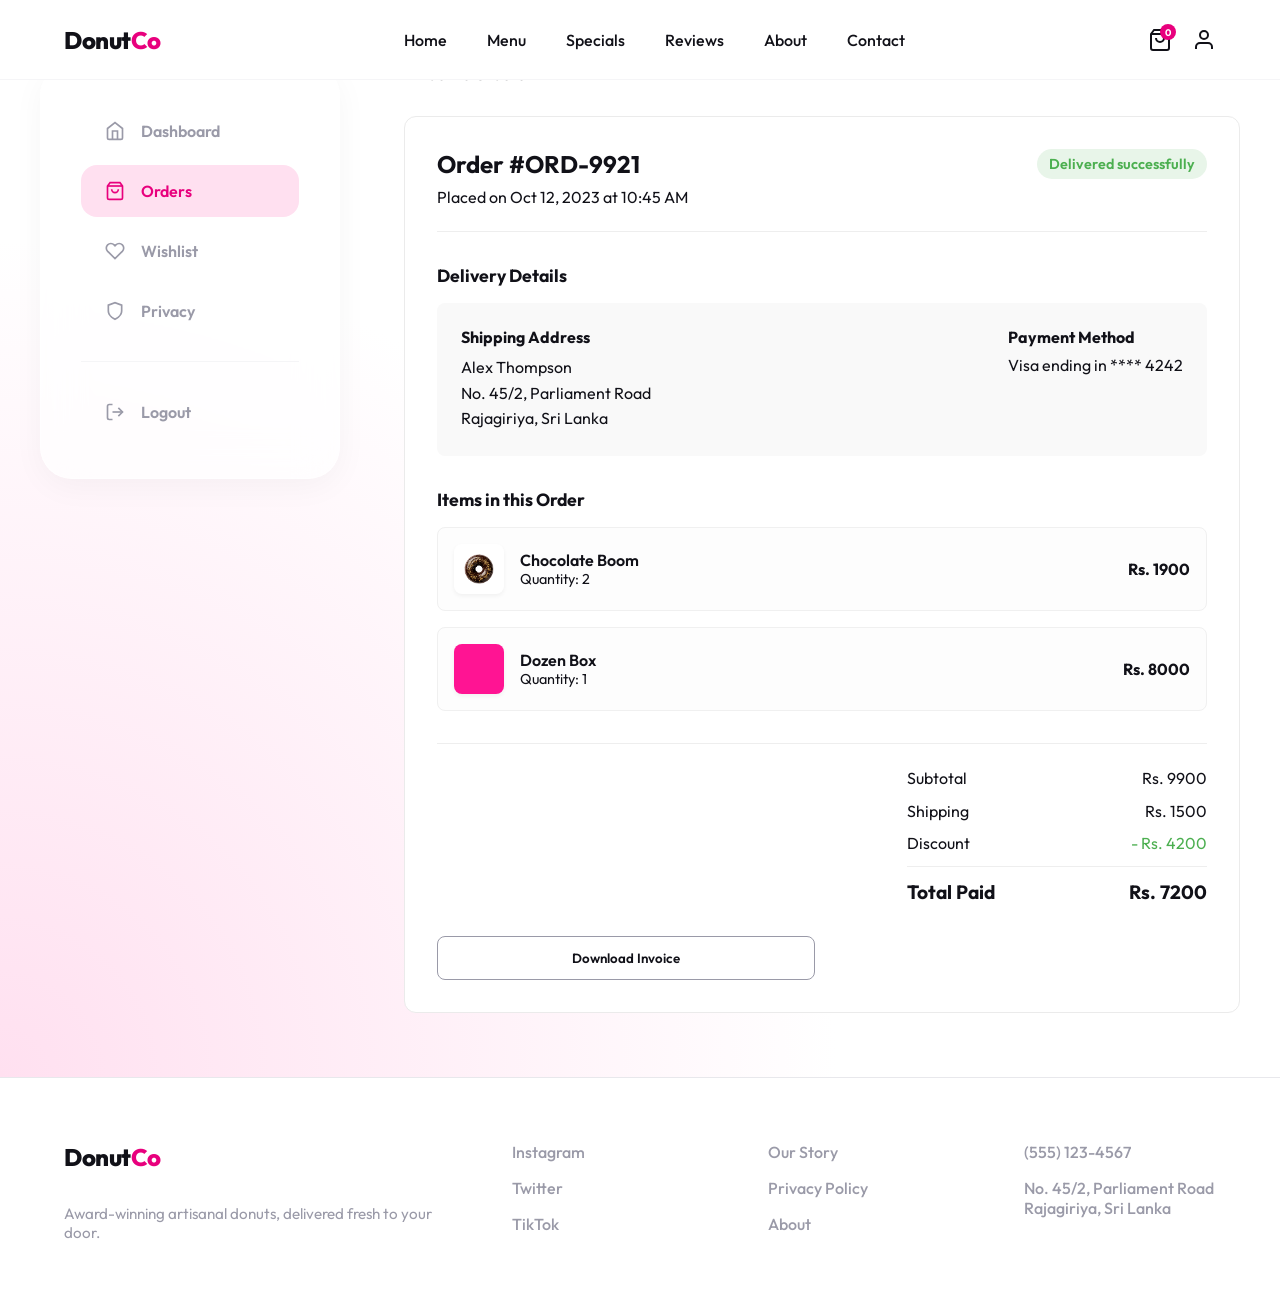
<file: order-details.html>
<!DOCTYPE html>
<html lang="en">

<head>
  <meta charset="UTF-8" />
  <meta name="viewport" content="width=device-width, initial-scale=1.0" />
  <meta name="description" content="View details of your past order at DonutCo." />
  <title>Order Details | DonutCo</title>
  <link rel="preconnect" href="https://fonts.googleapis.com" />
  <link rel="preconnect" href="https://fonts.gstatic.com" crossorigin />
  <link href="https://fonts.googleapis.com/css2?family=Outfit:wght@300;400;500;600;700;800;900&family=Playfair+Display:ital,wght@1,700&display=swap" rel="stylesheet" />
  <link rel="stylesheet" href="index.css" />
  <link rel="stylesheet" href="profile.css" />
  <style>
    .order-details-container { background: #fff; border: 1px solid #ebebeb; border-radius: 12px; padding: 2rem; margin-top: 1rem; }
    .od-header { display: flex; justify-content: space-between; align-items: flex-start; margin-bottom: 2rem; border-bottom: 1px solid #eee; padding-bottom: 1.5rem; }
    .od-header-left h2 { margin: 0; font-size: 1.5rem; }
    .od-header-left p { color: var(--gray-500); margin-top: 0.5rem; }
    .od-status-badge { background: #E8F5E9; color: #4CAF50; padding: 6px 12px; border-radius: 20px; font-weight: 600; font-size: 0.9rem; }
    
    .od-section { margin-bottom: 2rem; }
    .od-section h3 { font-size: 1.1rem; color: var(--text-dark); margin-bottom: 1rem; }
    
    .item-list { display: flex; flex-direction: column; gap: 1rem; }
    .od-item { display: flex; justify-content: space-between; align-items: center; background: #fdfdfd; padding: 1rem; border-radius: 8px; border: 1px solid #f0f0f0; }
    .od-item-info { display: flex; align-items: center; gap: 1rem; }
    .od-item-img { width: 50px; height: 50px; background: #fff; border-radius: 8px; padding: 5px; box-shadow: 0 2px 4px rgba(0,0,0,0.05); }
    .od-item-img img { width: 100%; height: 100%; object-fit: contain; }
    .od-item-name { font-weight: 600; }
    .od-item-qty { color: var(--gray-500); font-size: 0.9rem; }
    .od-item-price { font-weight: 700; color: var(--primary-pink); }

    .od-summary { border-top: 1px solid #eee; padding-top: 1.5rem; display: flex; justify-content: flex-end; }
    .od-totals { width: 300px; display: flex; flex-direction: column; gap: 0.8rem; }
    .od-summary-row { display: flex; justify-content: space-between; color: var(--gray-600); }
    .od-summary-row.total { border-top: 1px solid #eee; padding-top: 0.8rem; font-weight: 700; color: var(--text-dark); font-size: 1.2rem; }
    
    .od-footer-actions { display: flex; gap: 1rem; margin-top: 2rem; }
    .btn-reorder-full { background-color: var(--primary-pink); color: white; border: none; padding: 0.8rem 1.5rem; border-radius: 8px; font-weight: 600; cursor: pointer; transition: 0.2s; flex: 1; text-align: center; }
    .btn-reorder-full:hover { background-color: var(--primary-pink-dark); }
    .btn-invoice { background-color: white; color: var(--gray-600); border: 1px solid var(--gray-400); padding: 0.8rem 1.5rem; border-radius: 8px; font-weight: 600; cursor: pointer; transition: 0.2s; flex: 1; }
    .btn-invoice:hover { background: #f5f5f5; }
  </style>
</head>

<body>

  <header class="site-header">
    <div class="header-inner">
      <a href="index.html" class="logo">
        <span class="logo-text">Donut<span class="logo-accent">Co</span></span>
      </a>
      <nav class="main-nav">
        <ul class="nav-list">
          <li><a href="index.html" class="nav-link">Home</a></li>
          <li><a href="menu.html" class="nav-link">Menu</a></li>
          <li><a href="specials.html" class="nav-link">Specials</a></li>
          <li><a href="reviews.html" class="nav-link">Reviews</a></li>
          <li><a href="about.html" class="nav-link">About</a></li>
          <li><a href="contact.html" class="nav-link">Contact</a></li>
        </ul>
      </nav>
      <div class="header-actions">
        <a href="cart.html" class="cart-link">
          <button class="icon-btn cart-btn">
            <svg width="24" height="24" viewBox="0 0 24 24" fill="none" stroke="currentColor" stroke-width="2">
              <path d="M6 2L3 6v14a2 2 0 0 0 2 2h14a2 2 0 0 0 2-2V6l-3-4Z" />
              <path d="M3 6h18" />
              <path d="M16 10a4 4 0 0 1-8 0" />
            </svg>
            <span class="cart-badge" id="cart-count">0</span>
          </button>
        </a>
        <a href="profile.html" class="profile-link">
          <button class="icon-btn active">
            <svg width="24" height="24" viewBox="0 0 24 24" fill="none" stroke="currentColor" stroke-width="2">
              <path d="M20 21v-2a4 4 0 0 0-4-4H8a4 4 0 0 0-4 4v2" />
              <circle cx="12" cy="7" r="4" />
            </svg>
          </button>
        </a>
      </div>
    </div>
  </header>

  <main class="profile-main">
    <div class="profile-container">
      
      <!-- ─── Sidebar ─── -->
      <aside class="profile-sidebar">
        <nav class="profile-nav">
          <a href="profile.html" class="pro-nav-item">
             <svg width="20" height="20" viewBox="0 0 24 24" fill="none" stroke="currentColor" stroke-width="2"><path d="M3 9l9-7 9 7v11a2 2 0 0 1-2 2H5a2 2 0 0 1-2-2z"/><polyline points="9 22 9 12 15 12 15 22"/></svg>
             Dashboard
          </a>
          <a href="orders.html" class="pro-nav-item active">
             <svg width="20" height="20" viewBox="0 0 24 24" fill="none" stroke="currentColor" stroke-width="2"><path d="M6 2L3 6v14a2 2 0 0 0 2 2h14a2 2 0 0 0 2-2V6l-3-4Z"/><path d="M3 6h18"/><path d="M16 10a4 4 0 0 1-8 0"/></svg>
             Orders
          </a>
          <a href="wishlist.html" class="pro-nav-item">
             <svg width="20" height="20" viewBox="0 0 24 24" fill="none" stroke="currentColor" stroke-width="2"><path d="M20.84 4.61a5.5 5.5 0 0 0-7.78 0L12 5.67l-1.06-1.06a5.5 5.5 0 0 0-7.78 7.78l1.06 1.06L12 21.23l7.78-7.78 1.06-1.06a5.5 5.5 0 0 0 0-7.78z"/></svg>
             Wishlist
          </a>
           <a href="privacy.html" class="pro-nav-item">
              <svg width="20" height="20" viewBox="0 0 24 24" fill="none" stroke="currentColor" stroke-width="2"><path d="M12 22s8-4 8-10V5l-8-3-8 3v7c0 6 8 10 8 10z"/></svg>
              Privacy
           </a>
          <hr />
          <a href="#" class="pro-nav-item logout">
             <svg width="20" height="20" viewBox="0 0 24 24" fill="none" stroke="currentColor" stroke-width="2"><path d="M9 21H5a2 2 0 0 1-2-2V5a2 2 0 0 1 2-2h4"/><polyline points="16 17 21 12 16 7"/><line x1="21" y1="12" x2="9" y2="12"/></svg>
             Logout
          </a>
        </nav>
      </aside>

      <!-- ─── Main Content Area ─── -->
      <div class="profile-content">
        <a href="orders.html" style="color:var(--primary-pink); text-decoration:none; font-weight:600; margin-bottom:1rem; display:inline-block;">&larr; Back to Orders</a>
        
        <div class="order-details-container">
            <div class="od-header">
                <div class="od-header-left">
                    <h2>Order #ORD-9921</h2>
                    <p>Placed on Oct 12, 2023 at 10:45 AM</p>
                </div>
                <div class="od-status-badge">Delivered successfully</div>
            </div>

            <div class="od-section">
                <h3>Delivery Details</h3>
                <div style="background:#f9f9f9; padding:1.5rem; border-radius:8px; display:flex; justify-content:space-between;">
                    <div>
                        <strong style="display:block; margin-bottom:0.5rem;">Shipping Address</strong>
                        <span style="color:var(--gray-600); line-height:1.6;">Alex Thompson<br>No. 45/2, Parliament Road<br>Rajagiriya, Sri Lanka</span>
                    </div>
                    <div>
                        <strong style="display:block; margin-bottom:0.5rem;">Payment Method</strong>
                        <span style="color:var(--gray-600);">Visa ending in **** 4242</span>
                    </div>
                </div>
            </div>

            <div class="od-section">
                <h3>Items in this Order</h3>
                <div class="item-list">
                    <!-- Item 1 -->
                    <div class="od-item">
                        <div class="od-item-info">
                            <div class="od-item-img"><img src="assets/donut_chocolate_1773498866336-removebg-preview.png" alt="Chocolate Boom"></div>
                            <div>
                                <div class="od-item-name">Chocolate Boom</div>
                                <div class="od-item-qty">Quantity: 2</div>
                            </div>
                        </div>
                        <div class="od-item-price">Rs. 1900</div>
                    </div>
                    
                    <!-- Item 2 -->
                    <div class="od-item">
                        <div class="od-item-info">
                            <div class="od-item-img" style="background:#FF1493;"></div>
                            <div>
                                <div class="od-item-name">Dozen Box</div>
                                <div class="od-item-qty">Quantity: 1</div>
                            </div>
                        </div>
                        <div class="od-item-price">Rs. 8000</div>
                    </div>
                </div>
            </div>

            <div class="od-summary">
                <div class="od-totals">
                    <div class="od-summary-row">
                        <span>Subtotal</span>
                        <span>Rs. 9900</span>
                    </div>
                    <div class="od-summary-row">
                        <span>Shipping</span>
                        <span>Rs. 1500</span>
                    </div>
                    <div class="od-summary-row">
                        <span>Discount</span>
                        <span style="color:#4CAF50;">- Rs. 4200</span>
                    </div>
                    <div class="od-summary-row total">
                        <span>Total Paid</span>
                        <span>Rs. 7200</span>
                    </div>
                </div>
            </div>

            <div class="od-footer-actions">
                <button class="btn-invoice">Download Invoice</button>
                <button class="btn-reorder-full">Reorder All Items</button>
            </div>
        </div>

      </div>
    </div>
  </main>

  <footer class="site-footer">
    <div class="footer-columns">
      <div class="footer-col">
        <span class="footer-brand">Donut<span class="logo-accent">Co</span></span>
        <p style="color: var(--gray-400); font-size: 0.95rem; margin-top: 1rem;">Award-winning artisanal donuts, delivered fresh to your door.</p>
      </div>
      <div class="footer-col">
        <a href="#">Instagram</a>
        <a href="#">Twitter</a>
        <a href="#">TikTok</a>
      </div>
      <div class="footer-col">
        <a href="about.html">Our Story</a>
        <a href="legal.html#privacy">Privacy Policy</a>
        <a href="about.html">About</a>
      </div>
      <div class="footer-col">
        <a href="#">(555) 123-4567</a>
        <a href="#">No. 45/2, Parliament Road<br>Rajagiriya, Sri Lanka</a>
      </div>
    </div>
  </footer>

  <script src="profile.js"></script>
  <script>
    function updateBadge() {
      const cart = JSON.parse(localStorage.getItem('donutCart')) || [];
      const count = cart.reduce((sum, item) => sum + item.quantity, 0);
      const badge = document.getElementById('cart-count');
      if (badge) badge.textContent = count;
    }
    updateBadge();
  </script>
</body>

</html>
</file>
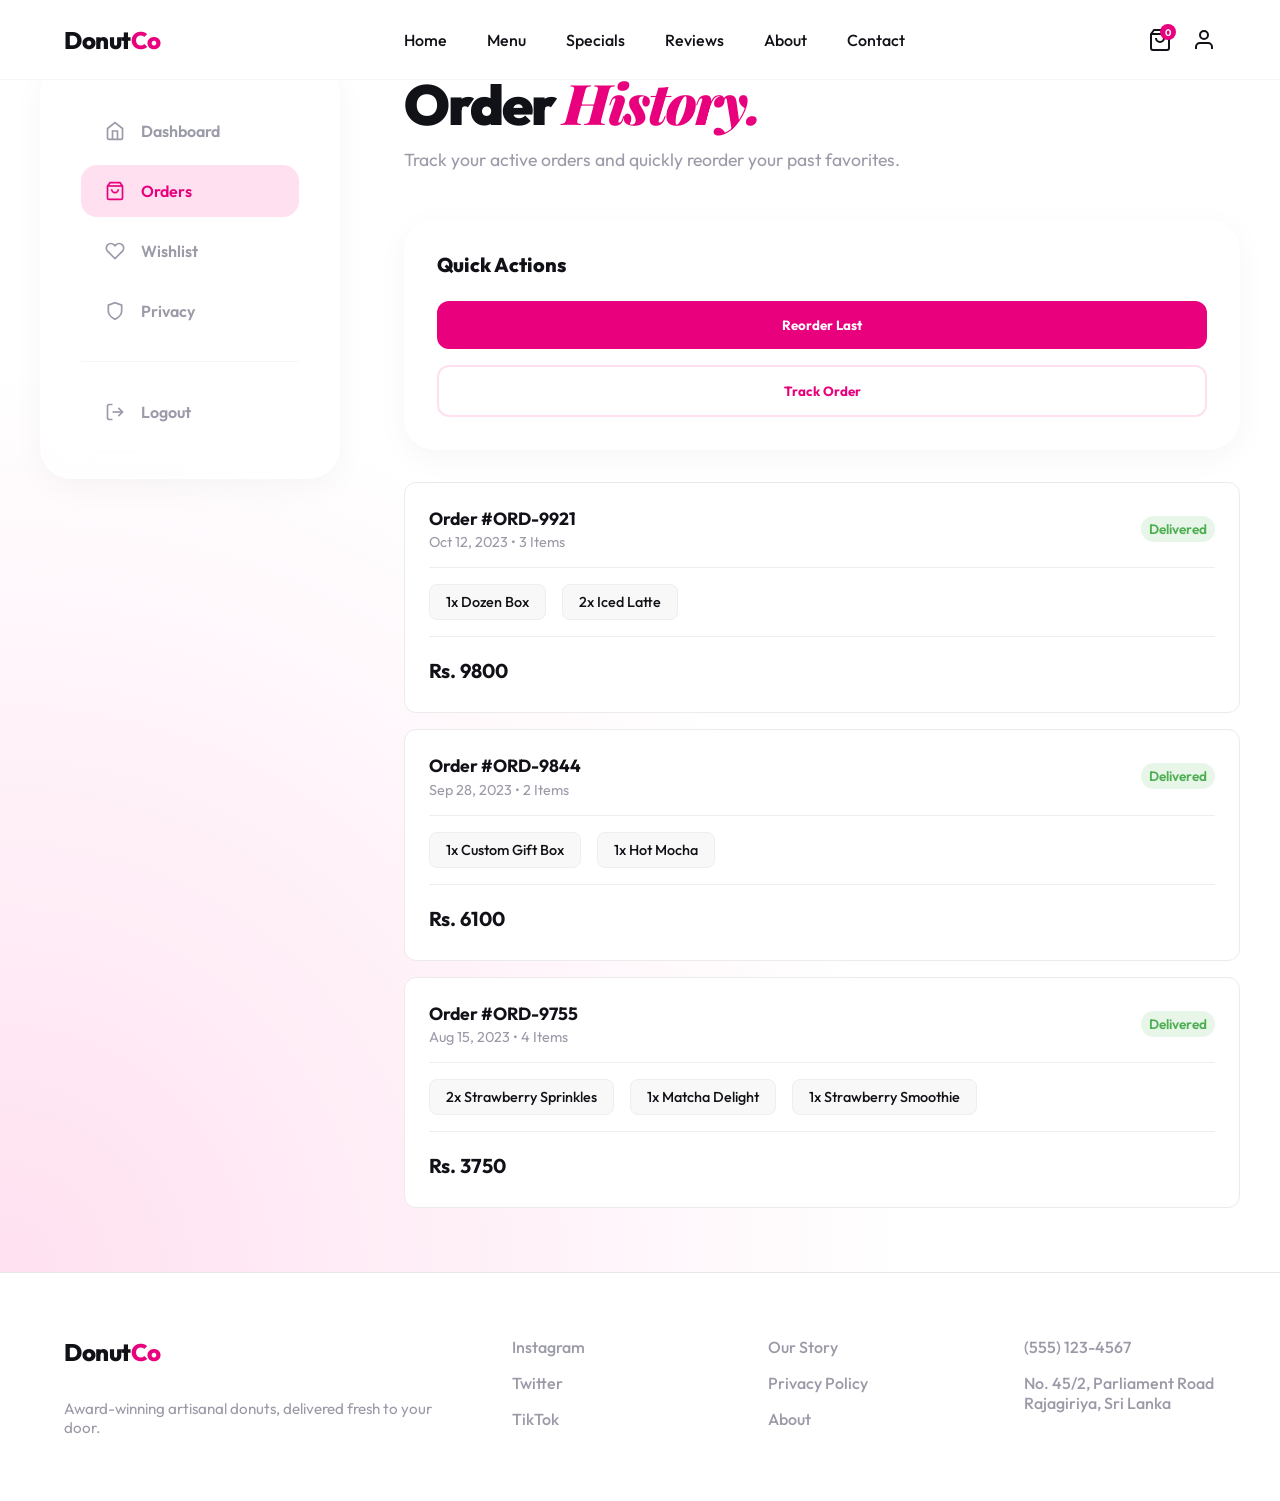
<file: orders.html>
<!DOCTYPE html>
<html lang="en">

<head>
  <meta charset="UTF-8" />
  <meta name="viewport" content="width=device-width, initial-scale=1.0" />
  <meta name="description" content="View your past orders, track delivery, and quickly reorder your favorite DonutCo boxes and drinks." />
  <title>Your Orders | DonutCo</title>
  <link rel="preconnect" href="https://fonts.googleapis.com" />
  <link rel="preconnect" href="https://fonts.gstatic.com" crossorigin />
  <link href="https://fonts.googleapis.com/css2?family=Outfit:wght@300;400;500;600;700;800;900&family=Playfair+Display:ital,wght@1,700&display=swap" rel="stylesheet" />
  <link rel="stylesheet" href="index.css" />
  <link rel="stylesheet" href="profile.css" />
  <style>
    .order-history-grid { display: grid; gap: 1rem; }
    .order-card { background: #fff; border: 1px solid #ebebeb; border-radius: 12px; padding: 1.5rem; display: flex; flex-direction: column; gap: 1rem; }
    .order-card-header { display: flex; justify-content: space-between; align-items: center; border-bottom: 1px solid #eee; padding-bottom: 1rem; }
    .order-card-info h3 { margin: 0; font-size: 1.1rem; }
    .order-card-info p { margin: 0.2rem 0 0; color: var(--gray-400); font-size: 0.9rem; }
    .order-status.delivered { color: #4CAF50; background: #E8F5E9; padding: 4px 8px; border-radius: 20px; font-size: 0.85rem; font-weight: 600; }
    .order-status.processing { color: #FF9800; background: #FFF3E0; padding: 4px 8px; border-radius: 20px; font-size: 0.85rem; font-weight: 600; }
    .order-items { display: flex; flex-wrap: wrap; gap: 1rem; }
    .order-item-chip { background: #f8f8f8; padding: 0.5rem 1rem; border-radius: 8px; font-size: 0.9rem; font-weight: 500; color: var(--gray-600); border: 1px solid #eee; }
    .order-card-footer { display: flex; justify-content: space-between; align-items: center; padding-top: 1rem; border-top: 1px solid #eee; }
    .order-card-total { font-weight: 700; font-size: 1.25rem; color: var(--text-dark); }
    .btn-reorder { background-color: var(--primary-pink); color: white; border: none; padding: 0.6rem 1.2rem; border-radius: 8px; font-weight: 600; cursor: pointer; transition: 0.2s; }
    .btn-reorder:hover { background-color: var(--primary-pink-dark); }
    .btn-track { background-color: white; color: var(--primary-pink); border: 1px solid var(--primary-pink); padding: 0.6rem 1.2rem; border-radius: 8px; font-weight: 600; cursor: pointer; transition: 0.2s; }
  </style>
</head>

<body>

  <header class="site-header">
    <div class="header-inner">
      <a href="index.html" class="logo">
        <span class="logo-text">Donut<span class="logo-accent">Co</span></span>
      </a>
      <nav class="main-nav">
        <ul class="nav-list">
          <li><a href="index.html" class="nav-link">Home</a></li>
          <li><a href="menu.html" class="nav-link">Menu</a></li>
          <li><a href="specials.html" class="nav-link">Specials</a></li>
          <li><a href="reviews.html" class="nav-link">Reviews</a></li>
          <li><a href="about.html" class="nav-link">About</a></li>
          <li><a href="contact.html" class="nav-link">Contact</a></li>
        </ul>
      </nav>
      <div class="header-actions">
        <a href="cart.html" class="cart-link">
          <button class="icon-btn cart-btn">
            <svg width="24" height="24" viewBox="0 0 24 24" fill="none" stroke="currentColor" stroke-width="2">
              <path d="M6 2L3 6v14a2 2 0 0 0 2 2h14a2 2 0 0 0 2-2V6l-3-4Z" />
              <path d="M3 6h18" />
              <path d="M16 10a4 4 0 0 1-8 0" />
            </svg>
            <span class="cart-badge" id="cart-count">0</span>
          </button>
        </a>
        <a href="profile.html" class="profile-link">
          <button class="icon-btn active">
            <svg width="24" height="24" viewBox="0 0 24 24" fill="none" stroke="currentColor" stroke-width="2">
              <path d="M20 21v-2a4 4 0 0 0-4-4H8a4 4 0 0 0-4 4v2" />
              <circle cx="12" cy="7" r="4" />
            </svg>
          </button>
        </a>
      </div>
    </div>
  </header>

  <main class="profile-main">
    <div class="profile-container">
      
      <!-- ─── Sidebar ─── -->
      <aside class="profile-sidebar">
        <nav class="profile-nav">
          <a href="profile.html" class="pro-nav-item">
             <svg width="20" height="20" viewBox="0 0 24 24" fill="none" stroke="currentColor" stroke-width="2"><path d="M3 9l9-7 9 7v11a2 2 0 0 1-2 2H5a2 2 0 0 1-2-2z"/><polyline points="9 22 9 12 15 12 15 22"/></svg>
             Dashboard
          </a>
          <a href="orders.html" class="pro-nav-item active">
             <svg width="20" height="20" viewBox="0 0 24 24" fill="none" stroke="currentColor" stroke-width="2"><path d="M6 2L3 6v14a2 2 0 0 0 2 2h14a2 2 0 0 0 2-2V6l-3-4Z"/><path d="M3 6h18"/><path d="M16 10a4 4 0 0 1-8 0"/></svg>
             Orders
          </a>
           <a href="wishlist.html" class="pro-nav-item">
              <svg width="20" height="20" viewBox="0 0 24 24" fill="none" stroke="currentColor" stroke-width="2"><path d="M20.84 4.61a5.5 5.5 0 0 0-7.78 0L12 5.67l-1.06-1.06a5.5 5.5 0 0 0-7.78 7.78l1.06 1.06L12 21.23l7.78-7.78 1.06-1.06a5.5 5.5 0 0 0 0-7.78z"/></svg>
              Wishlist
           </a>
           <a href="privacy.html" class="pro-nav-item">
              <svg width="20" height="20" viewBox="0 0 24 24" fill="none" stroke="currentColor" stroke-width="2"><path d="M12 22s8-4 8-10V5l-8-3-8 3v7c0 6 8 10 8 10z"/></svg>
              Privacy
           </a>
          <hr />
          <a href="#" class="pro-nav-item logout">
             <svg width="20" height="20" viewBox="0 0 24 24" fill="none" stroke="currentColor" stroke-width="2"><path d="M9 21H5a2 2 0 0 1-2-2V5a2 2 0 0 1 2-2h4"/><polyline points="16 17 21 12 16 7"/><line x1="21" y1="12" x2="9" y2="12"/></svg>
             Logout
          </a>
        </nav>
      </aside>

      <!-- ─── Main Content Area ─── -->
      <div class="profile-content">
        <div class="welcome-header">
          <h1>Order <span class="title-accent">History.</span></h1>
          <p>Track your active orders and quickly reorder your past favorites.</p>
        </div>

        <!-- Quick Actions -->
        <div class="dash-card actions-card" style="margin-bottom: 2rem;">
          <h3>Quick Actions</h3>
          <div class="action-buttons">
            <button class="action-btn">Reorder Last</button>
            <button class="action-btn outline">Track Order</button>
          </div>
        </div>

        <div class="order-history-grid">
            <!-- Order 1 -->
            <div class="order-card">
              <div class="order-card-header">
                  <div class="order-card-info">
                      <h3>Order #ORD-9921</h3>
                      <p>Oct 12, 2023 • 3 Items</p>
                  </div>
                  <div class="order-status delivered">Delivered</div>
              </div>
              <div class="order-items">
                  <span class="order-item-chip">1x Dozen Box</span>
                  <span class="order-item-chip">2x Iced Latte</span>
              </div>
              <div class="order-card-footer">
                  <div class="order-card-total">Rs. 9800</div>
                  <button class="btn-reorder">Reorder Box</button>
              </div>
            </div>

            <!-- Order 2 -->
            <div class="order-card">
              <div class="order-card-header">
                  <div class="order-card-info">
                      <h3>Order #ORD-9844</h3>
                      <p>Sep 28, 2023 • 2 Items</p>
                  </div>
                  <div class="order-status delivered">Delivered</div>
              </div>
              <div class="order-items">
                  <span class="order-item-chip">1x Custom Gift Box</span>
                  <span class="order-item-chip">1x Hot Mocha</span>
              </div>
              <div class="order-card-footer">
                  <div class="order-card-total">Rs. 6100</div>
                  <button class="btn-reorder">Reorder Box</button>
              </div>
            </div>
            
            <!-- Order 3 -->
            <div class="order-card">
              <div class="order-card-header">
                  <div class="order-card-info">
                      <h3>Order #ORD-9755</h3>
                      <p>Aug 15, 2023 • 4 Items</p>
                  </div>
                  <div class="order-status delivered">Delivered</div>
              </div>
              <div class="order-items">
                  <span class="order-item-chip">2x Strawberry Sprinkles</span>
                  <span class="order-item-chip">1x Matcha Delight</span>
                  <span class="order-item-chip">1x Strawberry Smoothie</span>
              </div>
              <div class="order-card-footer">
                  <div class="order-card-total">Rs. 3750</div>
                  <button class="btn-reorder">Reorder Items</button>
              </div>
            </div>
        </div>

      </div>

    </div>
  </main>

  <footer class="site-footer">
    <div class="footer-columns">
      <div class="footer-col">
        <span class="footer-brand">Donut<span class="logo-accent">Co</span></span>
        <p style="color: var(--gray-400); font-size: 0.95rem; margin-top: 1rem;">Award-winning artisanal donuts, delivered fresh to your door.</p>
      </div>
      <div class="footer-col">
        <a href="#">Instagram</a>
        <a href="#">Twitter</a>
        <a href="#">TikTok</a>
      </div>
      <div class="footer-col">
        <a href="about.html">Our Story</a>
        <a href="legal.html#privacy">Privacy Policy</a>
        <a href="about.html">About</a>
      </div>
      <div class="footer-col">
        <a href="#">(555) 123-4567</a>
        <a href="#">No. 45/2, Parliament Road<br>Rajagiriya, Sri Lanka</a>
      </div>
    </div>
  </footer>

  <script src="profile.js"></script>
  <script>
    function updateBadge() {
      const cart = JSON.parse(localStorage.getItem('donutCart')) || [];
      const count = cart.reduce((sum, item) => sum + item.quantity, 0);
      const badge = document.getElementById('cart-count');
      if (badge) badge.textContent = count;
    }
    updateBadge();
  </script>
</body>

</html>
</file>
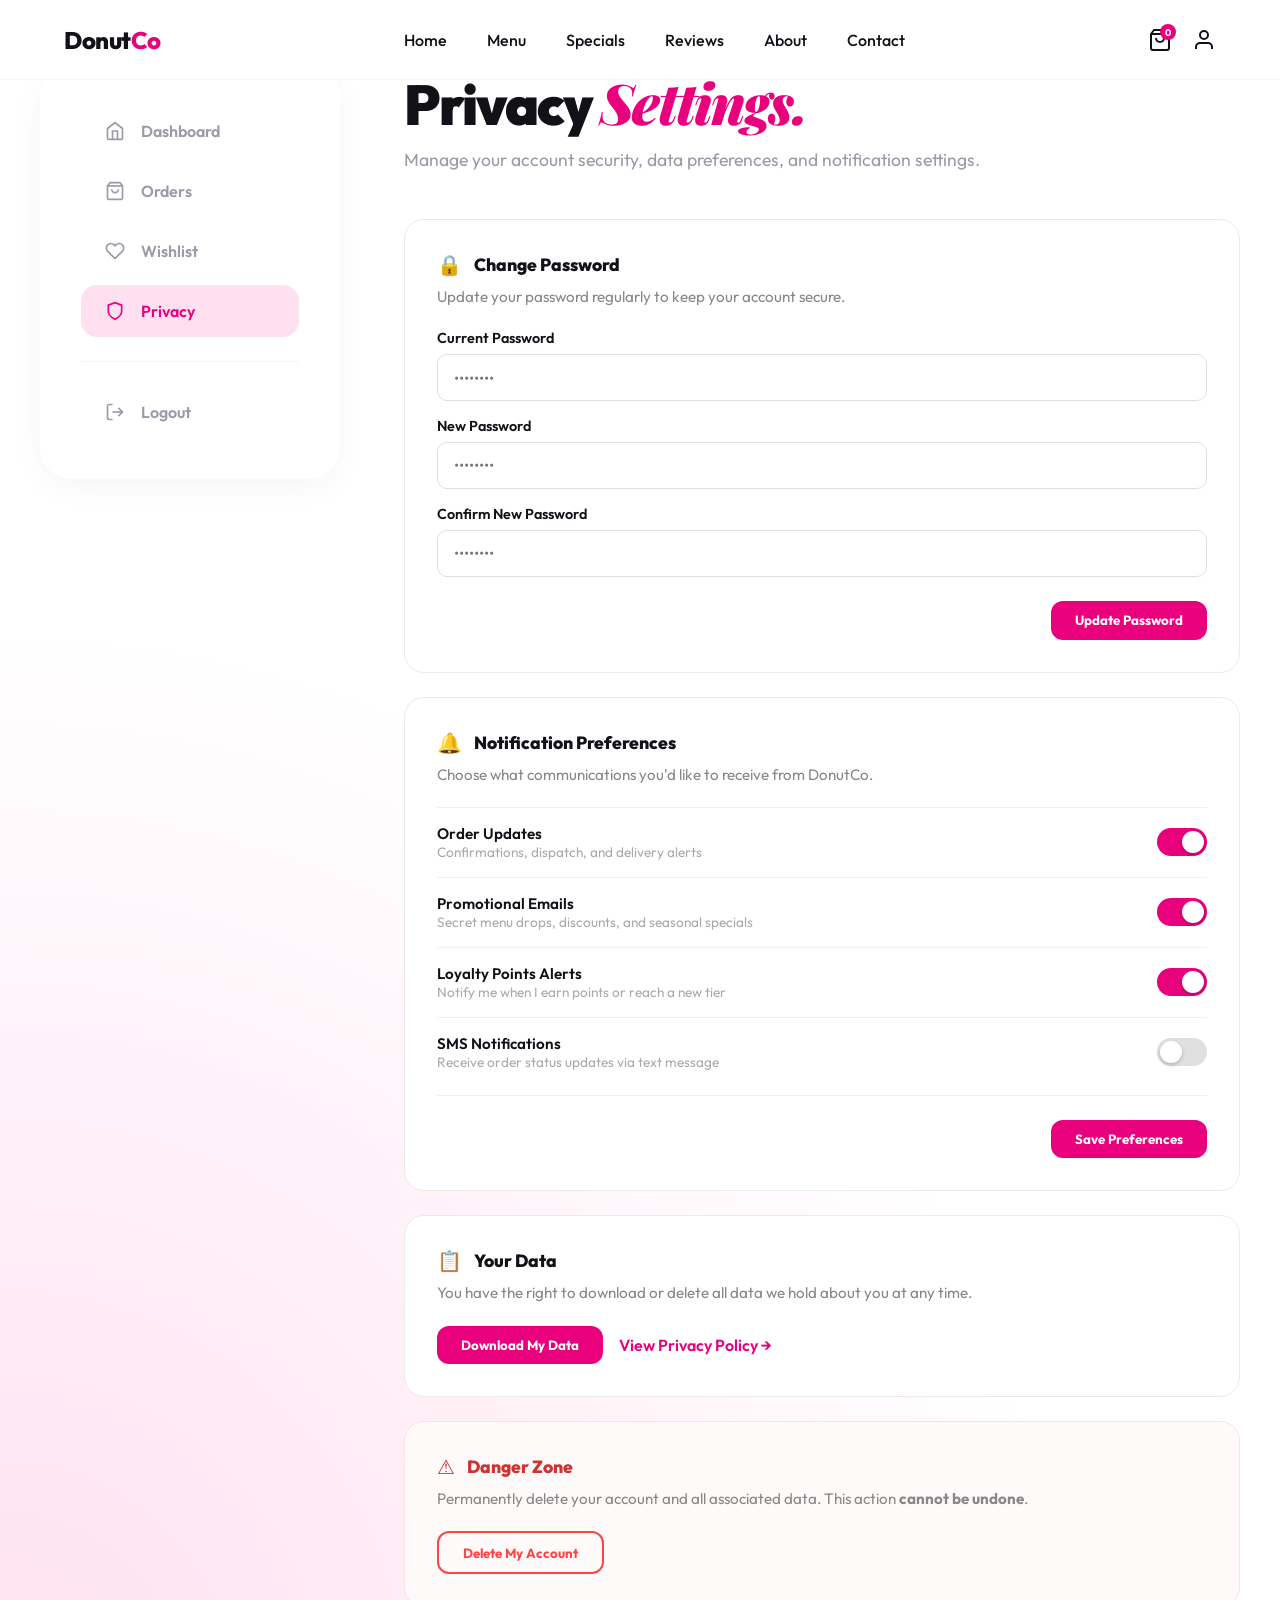
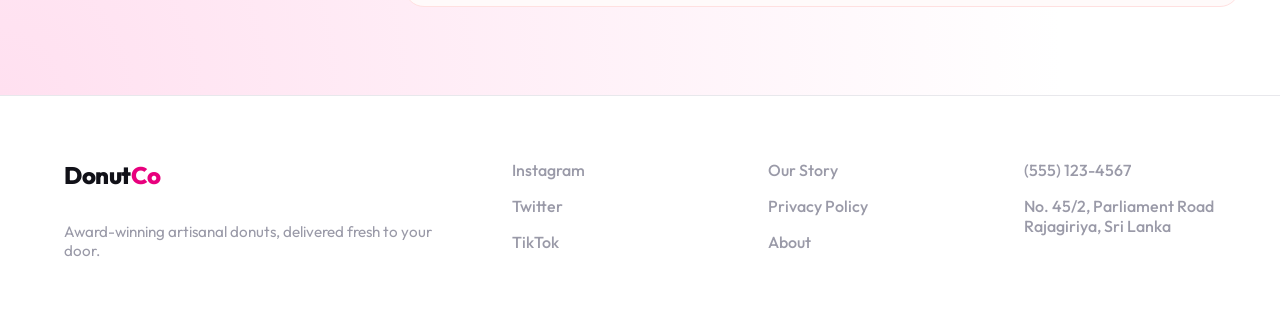
<file: privacy.html>
<!DOCTYPE html>
<html lang="en">
<head>
  <meta charset="UTF-8" />
  <meta name="viewport" content="width=device-width, initial-scale=1.0" />
  <meta name="description" content="Manage your privacy settings and data at DonutCo." />
  <title>Privacy Settings | DonutCo</title>
  <link rel="preconnect" href="https://fonts.googleapis.com" />
  <link rel="preconnect" href="https://fonts.gstatic.com" crossorigin />
  <link href="https://fonts.googleapis.com/css2?family=Outfit:wght@300;400;500;600;700;800;900&family=Playfair+Display:ital,wght@1,700&display=swap" rel="stylesheet" />
  <link rel="stylesheet" href="index.css" />
  <link rel="stylesheet" href="profile.css" />
  <style>
    .privacy-section { background:#fff; border:1px solid #ebebeb; border-radius:20px; padding:2rem; margin-bottom:1.5rem; }
    .privacy-section h3 { font-size:1.1rem; font-weight:800; margin-bottom:0.5rem; display:flex; align-items:center; gap:0.75rem; }
    .privacy-section p { color:#888; font-size:0.95rem; margin-bottom:1.25rem; line-height:1.6; }
    .toggle-row { display:flex; justify-content:space-between; align-items:center; padding:1rem 0; border-top:1px solid #f0f0f0; }
    .toggle-label { font-weight:600; font-size:0.95rem; }
    .toggle-sub { font-size:0.85rem; color:#aaa; }
    .toggle-switch { position:relative; width:50px; height:28px; flex-shrink:0; }
    .toggle-switch input { opacity:0; width:0; height:0; }
    .toggle-slider { position:absolute; inset:0; background:#e0e0e0; border-radius:28px; cursor:pointer; transition:0.3s; }
    .toggle-slider::before { content:''; position:absolute; height:22px; width:22px; left:3px; bottom:3px; background:#fff; border-radius:50%; transition:0.3s; box-shadow:0 2px 4px rgba(0,0,0,0.2); }
    .toggle-switch input:checked + .toggle-slider { background:var(--magenta,#E8007D); }
    .toggle-switch input:checked + .toggle-slider::before { transform:translateX(22px); }
    .privacy-danger { border-color:#ffe0e0; background:#fffafa; }
    .privacy-danger h3 { color:#cc3333; }
    .btn-danger { background:none; border:2px solid #ff4444; color:#ff4444; padding:0.7rem 1.5rem; border-radius:12px; font-weight:700; cursor:pointer; transition:0.2s; }
    .btn-danger:hover { background:#ff4444; color:#fff; }
    .btn-primary-sm { background:var(--magenta,#E8007D); color:#fff; border:none; padding:0.7rem 1.5rem; border-radius:12px; font-weight:700; cursor:pointer; transition:0.2s; }
    .btn-primary-sm:hover { filter:brightness(1.1); transform:scale(1.02); }
    .section-icon { font-size:1.25rem; }
    .password-form { display:grid; gap:1rem; }
    .pwd-field { display:flex; flex-direction:column; gap:0.4rem; }
    .pwd-field label { font-weight:600; font-size:0.9rem; }
    .pwd-field input { padding:0.8rem 1rem; border:1.5px solid #e0e0e0; border-radius:10px; font-family:inherit; font-size:1rem; transition:0.2s; outline:none; }
    .pwd-field input:focus { border-color:var(--magenta,#E8007D); }
    .save-row { display:flex; justify-content:flex-end; padding-top:0.5rem; }
  </style>
</head>
<body>

  <header class="site-header">
    <div class="header-inner">
      <a href="index.html" class="logo">
        <span class="logo-text">Donut<span class="logo-accent">Co</span></span>
      </a>
      <nav class="main-nav">
        <ul class="nav-list">
          <li><a href="index.html" class="nav-link">Home</a></li>
          <li><a href="menu.html" class="nav-link">Menu</a></li>
          <li><a href="specials.html" class="nav-link">Specials</a></li>
          <li><a href="reviews.html" class="nav-link">Reviews</a></li>
          <li><a href="about.html" class="nav-link">About</a></li>
          <li><a href="contact.html" class="nav-link">Contact</a></li>
        </ul>
      </nav>
      <div class="header-actions">
        <a href="cart.html" class="cart-link">
          <button class="icon-btn cart-btn">
            <svg width="24" height="24" viewBox="0 0 24 24" fill="none" stroke="currentColor" stroke-width="2">
              <path d="M6 2L3 6v14a2 2 0 0 0 2 2h14a2 2 0 0 0 2-2V6l-3-4Z" />
              <path d="M3 6h18" />
              <path d="M16 10a4 4 0 0 1-8 0" />
            </svg>
            <span class="cart-badge" id="cart-count">0</span>
          </button>
        </a>
        <a href="profile.html" class="profile-link">
          <button class="icon-btn active">
            <svg width="24" height="24" viewBox="0 0 24 24" fill="none" stroke="currentColor" stroke-width="2">
              <path d="M20 21v-2a4 4 0 0 0-4-4H8a4 4 0 0 0-4 4v2" />
              <circle cx="12" cy="7" r="4" />
            </svg>
          </button>
        </a>
      </div>
    </div>
  </header>

  <main class="profile-main">
    <div class="profile-container">

      <!-- ─── Sidebar ─── -->
      <aside class="profile-sidebar">
        <nav class="profile-nav">
          <a href="profile.html" class="pro-nav-item">
             <svg width="20" height="20" viewBox="0 0 24 24" fill="none" stroke="currentColor" stroke-width="2"><path d="M3 9l9-7 9 7v11a2 2 0 0 1-2 2H5a2 2 0 0 1-2-2z"/><polyline points="9 22 9 12 15 12 15 22"/></svg>
             Dashboard
          </a>
          <a href="orders.html" class="pro-nav-item">
             <svg width="20" height="20" viewBox="0 0 24 24" fill="none" stroke="currentColor" stroke-width="2"><path d="M6 2L3 6v14a2 2 0 0 0 2 2h14a2 2 0 0 0 2-2V6l-3-4Z"/><path d="M3 6h18"/><path d="M16 10a4 4 0 0 1-8 0"/></svg>
             Orders
          </a>
          <a href="wishlist.html" class="pro-nav-item">
             <svg width="20" height="20" viewBox="0 0 24 24" fill="none" stroke="currentColor" stroke-width="2"><path d="M20.84 4.61a5.5 5.5 0 0 0-7.78 0L12 5.67l-1.06-1.06a5.5 5.5 0 0 0-7.78 7.78l1.06 1.06L12 21.23l7.78-7.78 1.06-1.06a5.5 5.5 0 0 0 0-7.78z"/></svg>
             Wishlist
          </a>
          <a href="privacy.html" class="pro-nav-item active">
             <svg width="20" height="20" viewBox="0 0 24 24" fill="none" stroke="currentColor" stroke-width="2"><path d="M12 22s8-4 8-10V5l-8-3-8 3v7c0 6 8 10 8 10z"/></svg>
             Privacy
          </a>
          <hr />
          <a href="#" class="pro-nav-item logout">
             <svg width="20" height="20" viewBox="0 0 24 24" fill="none" stroke="currentColor" stroke-width="2"><path d="M9 21H5a2 2 0 0 1-2-2V5a2 2 0 0 1 2-2h4"/><polyline points="16 17 21 12 16 7"/><line x1="21" y1="12" x2="9" y2="12"/></svg>
             Logout
          </a>
        </nav>
      </aside>

      <!-- ─── Main Content ─── -->
      <div class="profile-content">
        <div class="welcome-header">
          <h1>Privacy <span class="title-accent">Settings.</span></h1>
          <p>Manage your account security, data preferences, and notification settings.</p>
        </div>

        <!-- Change Password -->
        <div class="privacy-section">
          <h3><span class="section-icon">🔒</span> Change Password</h3>
          <p>Update your password regularly to keep your account secure.</p>
          <form class="password-form" id="password-form" onsubmit="return false;">
            <div class="pwd-field">
              <label for="current-pwd">Current Password</label>
              <input type="password" id="current-pwd" placeholder="••••••••" autocomplete="current-password">
            </div>
            <div class="pwd-field">
              <label for="new-pwd">New Password</label>
              <input type="password" id="new-pwd" placeholder="••••••••" autocomplete="new-password">
            </div>
            <div class="pwd-field">
              <label for="confirm-pwd">Confirm New Password</label>
              <input type="password" id="confirm-pwd" placeholder="••••••••" autocomplete="new-password">
            </div>
            <div class="save-row">
              <button class="btn-primary-sm" id="save-pwd-btn">Update Password</button>
            </div>
          </form>
        </div>

        <!-- Notification Preferences -->
        <div class="privacy-section">
          <h3><span class="section-icon">🔔</span> Notification Preferences</h3>
          <p>Choose what communications you'd like to receive from DonutCo.</p>

          <div class="toggle-row">
            <div>
              <div class="toggle-label">Order Updates</div>
              <div class="toggle-sub">Confirmations, dispatch, and delivery alerts</div>
            </div>
            <label class="toggle-switch">
              <input type="checkbox" checked id="toggle-orders">
              <span class="toggle-slider"></span>
            </label>
          </div>

          <div class="toggle-row">
            <div>
              <div class="toggle-label">Promotional Emails</div>
              <div class="toggle-sub">Secret menu drops, discounts, and seasonal specials</div>
            </div>
            <label class="toggle-switch">
              <input type="checkbox" checked id="toggle-promo">
              <span class="toggle-slider"></span>
            </label>
          </div>

          <div class="toggle-row">
            <div>
              <div class="toggle-label">Loyalty Points Alerts</div>
              <div class="toggle-sub">Notify me when I earn points or reach a new tier</div>
            </div>
            <label class="toggle-switch">
              <input type="checkbox" checked id="toggle-loyalty">
              <span class="toggle-slider"></span>
            </label>
          </div>

          <div class="toggle-row">
            <div>
              <div class="toggle-label">SMS Notifications</div>
              <div class="toggle-sub">Receive order status updates via text message</div>
            </div>
            <label class="toggle-switch">
              <input type="checkbox" id="toggle-sms">
              <span class="toggle-slider"></span>
            </label>
          </div>

          <div class="save-row" style="padding-top:1.5rem; border-top:1px solid #f0f0f0; margin-top:0.5rem;">
            <button class="btn-primary-sm" id="save-notif-btn">Save Preferences</button>
          </div>
        </div>

        <!-- Data & Privacy -->
        <div class="privacy-section">
          <h3><span class="section-icon">📋</span> Your Data</h3>
          <p>You have the right to download or delete all data we hold about you at any time.</p>
          <div style="display:flex; gap:1rem; flex-wrap:wrap;">
            <button class="btn-primary-sm" id="download-data-btn">Download My Data</button>
            <a href="legal.html#privacy" style="display:inline-flex; align-items:center; gap:0.5rem; color:var(--magenta); font-weight:600; text-decoration:none;">
              View Privacy Policy →
            </a>
          </div>
        </div>

        <!-- Danger Zone -->
        <div class="privacy-section privacy-danger">
          <h3><span class="section-icon">⚠️</span> Danger Zone</h3>
          <p>Permanently delete your account and all associated data. This action <strong>cannot be undone</strong>.</p>
          <button class="btn-danger" id="delete-account-btn">Delete My Account</button>
        </div>

      </div>
    </div>
  </main>

  <footer class="site-footer">
    <div class="footer-columns">
      <div class="footer-col">
        <span class="footer-brand">Donut<span class="logo-accent">Co</span></span>
        <p style="color: var(--gray-400); font-size: 0.95rem; margin-top: 1rem;">Award-winning artisanal donuts, delivered fresh to your door.</p>
      </div>
      <div class="footer-col">
        <a href="#">Instagram</a>
        <a href="#">Twitter</a>
        <a href="#">TikTok</a>
      </div>
      <div class="footer-col">
        <a href="about.html">Our Story</a>
        <a href="legal.html#privacy">Privacy Policy</a>
        <a href="about.html">About</a>
      </div>
      <div class="footer-col">
        <a href="#">(555) 123-4567</a>
        <a href="#">No. 45/2, Parliament Road<br>Rajagiriya, Sri Lanka</a>
      </div>
    </div>
  </footer>

  <script src="profile.js"></script>
  <script>
    // Password update
    document.getElementById('save-pwd-btn').addEventListener('click', () => {
      const curr = document.getElementById('current-pwd').value;
      const nw   = document.getElementById('new-pwd').value;
      const conf = document.getElementById('confirm-pwd').value;
      if (!curr || !nw || !conf) { showPrivacyToast('Please fill in all fields.'); return; }
      if (nw !== conf) { showPrivacyToast('New passwords do not match!'); return; }
      if (nw.length < 8) { showPrivacyToast('Password must be at least 8 characters.'); return; }
      showPrivacyToast('Password updated successfully! 🔒');
      document.getElementById('password-form').reset();
    });

    // Save notifications
    document.getElementById('save-notif-btn').addEventListener('click', () => {
      showPrivacyToast('Notification preferences saved! 🔔');
    });

    // Download data
    document.getElementById('download-data-btn').addEventListener('click', () => {
      const data = { user: 'Alex Thompson', email: 'alex@example.com', orders: 24, points: 1200, joined: '2022-01-15' };
      const blob = new Blob([JSON.stringify(data, null, 2)], { type: 'application/json' });
      const url  = URL.createObjectURL(blob);
      const a    = document.createElement('a'); a.href = url; a.download = 'donutco-my-data.json'; a.click();
      showPrivacyToast('Your data is downloading! 📁');
    });

    // Delete account
    document.getElementById('delete-account-btn').addEventListener('click', () => {
      const confirmed = confirm('Are you absolutely sure? This will permanently delete your account and cannot be undone.');
      if (confirmed) {
        localStorage.clear();
        showPrivacyToast('Account deleted. Redirecting...');
        setTimeout(() => { window.location.href = 'index.html'; }, 2000);
      }
    });

    function showPrivacyToast(msg) {
      let toast = document.getElementById('dc-toast');
      if (!toast) return;
      toast.textContent = msg;
      toast.classList.add('show');
      clearTimeout(toast._t);
      toast._t = setTimeout(() => toast.classList.remove('show'), 3000);
    }
  </script>
</body>
</html>
</file>
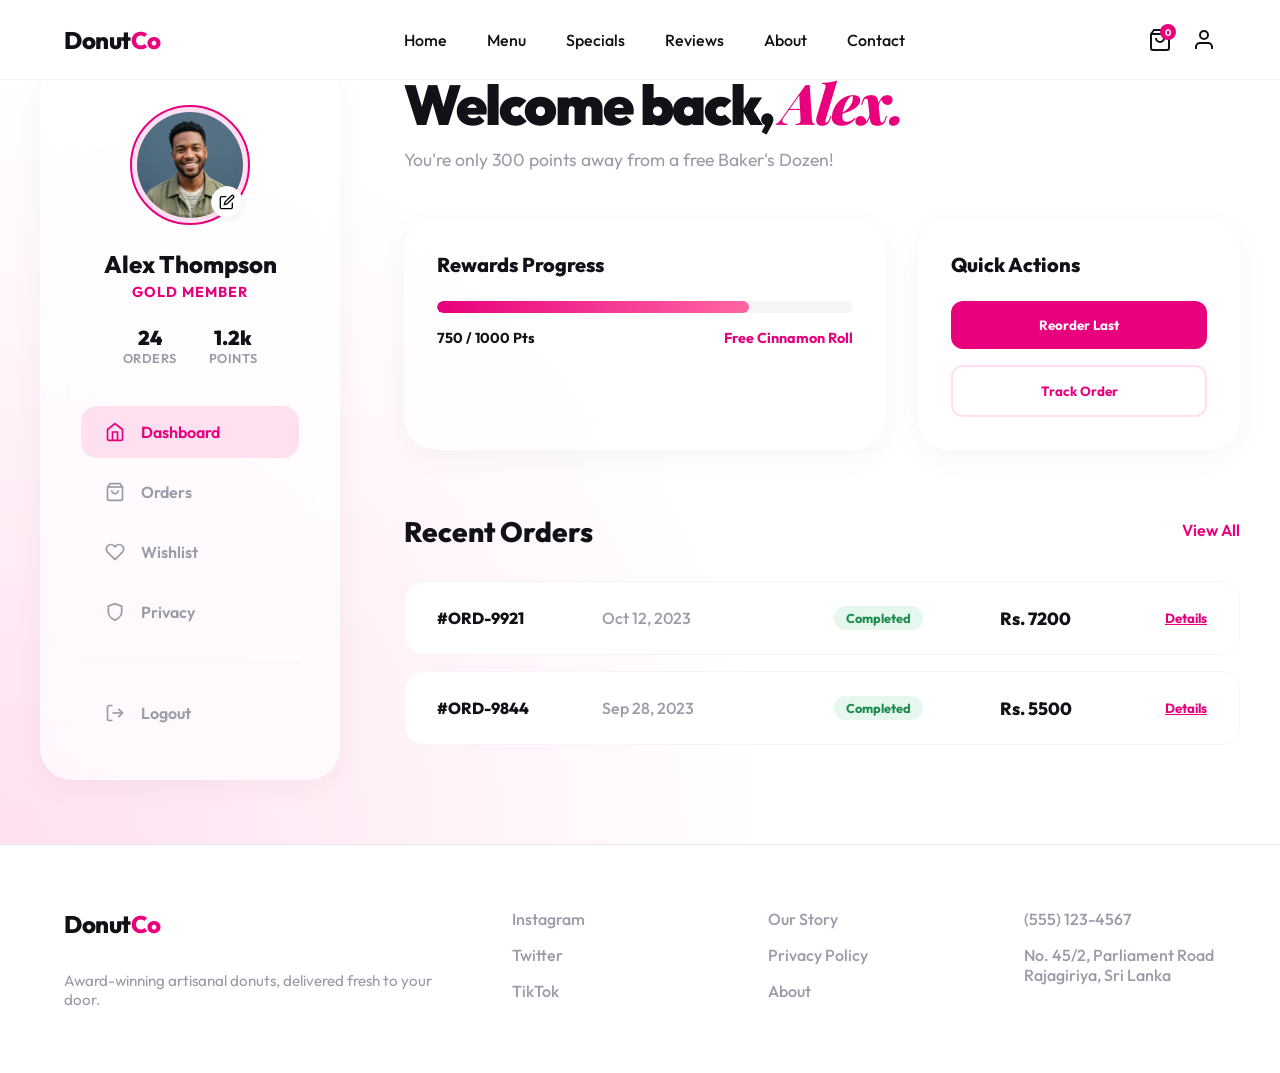
<file: profile.html>
<!DOCTYPE html>
<html lang="en">

<head>
  <meta charset="UTF-8" />
  <meta name="viewport" content="width=device-width, initial-scale=1.0" />
  <meta name="description" content="Manage your DonutCo profile, view order history, and check your donut rewards." />
  <title>Your Profile | DonutCo</title>
  <link rel="preconnect" href="https://fonts.googleapis.com" />
  <link rel="preconnect" href="https://fonts.gstatic.com" crossorigin />
  <link href="https://fonts.googleapis.com/css2?family=Outfit:wght@300;400;500;600;700;800;900&family=Playfair+Display:ital,wght@1,700&display=swap" rel="stylesheet" />
  <link rel="stylesheet" href="index.css" />
  <link rel="stylesheet" href="profile.css" />
</head>

<body>

  <!-- ═══════════════════════════════ HEADER ═══════════════════════════════ -->
  <header class="site-header">
    <div class="header-inner">
      <a href="index.html" class="logo">
        <span class="logo-text">Donut<span class="logo-accent">Co</span></span>
      </a>
      <nav class="main-nav">
        <ul class="nav-list">
          <li><a href="index.html" class="nav-link">Home</a></li>
          <li><a href="menu.html" class="nav-link">Menu</a></li>
          <li><a href="specials.html" class="nav-link">Specials</a></li>
          <li><a href="reviews.html" class="nav-link">Reviews</a></li>
          <li><a href="about.html" class="nav-link">About</a></li>
          <li><a href="contact.html" class="nav-link">Contact</a></li>
        </ul>
      </nav>
      <div class="header-actions">
        <a href="cart.html" class="cart-link">
          <button class="icon-btn cart-btn" id="header-cart-btn">
            <svg width="24" height="24" viewBox="0 0 24 24" fill="none" stroke="currentColor" stroke-width="2">
              <path d="M6 2L3 6v14a2 2 0 0 0 2 2h14a2 2 0 0 0 2-2V6l-3-4Z" />
              <path d="M3 6h18" />
              <path d="M16 10a4 4 0 0 1-8 0" />
            </svg>
            <span class="cart-badge" id="cart-count">0</span>
          </button>
        </a>
        <a href="profile.html" class="profile-link">
          <button class="icon-btn active" id="header-profile-btn">
            <svg width="24" height="24" viewBox="0 0 24 24" fill="none" stroke="currentColor" stroke-width="2">
              <path d="M20 21v-2a4 4 0 0 0-4-4H8a4 4 0 0 0-4 4v2" />
              <circle cx="12" cy="7" r="4" />
            </svg>
          </button>
        </a>
      </div>
    </div>
  </header>

  <main class="profile-main">
    <div class="profile-container">
      
      <!-- ─── Sidebar / User Info ─── -->
      <aside class="profile-sidebar">
        <div class="user-card">
          <div class="user-avatar">
            <img src="assets/avatar_felix_1775983279969.png" alt="User Avatar" />
            <button class="edit-avatar">
               <svg width="16" height="16" viewBox="0 0 24 24" fill="none" stroke="currentColor" stroke-width="2"><path d="M11 4H4a2 2 0 0 0-2 2v14a2 2 0 0 0 2 2h14a2 2 0 0 0 2-2v-7"/><path d="M18.5 2.5a2.121 2.121 0 0 1 3 3L12 15l-4 1 1-4 9.5-9.5z"/></svg>
            </button>
          </div>
          <h2 class="user-name">Alex Thompson</h2>
          <p class="user-tier">Gold Member</p>
          <div class="user-stats">
            <div class="stat">
              <span class="stat-val">24</span>
              <span class="stat-label">Orders</span>
            </div>
            <div class="stat">
              <span class="stat-val">1.2k</span>
              <span class="stat-label">Points</span>
            </div>
          </div>
        </div>

        <nav class="profile-nav">
          <a href="profile.html" class="pro-nav-item active">
             <svg width="20" height="20" viewBox="0 0 24 24" fill="none" stroke="currentColor" stroke-width="2"><path d="M3 9l9-7 9 7v11a2 2 0 0 1-2 2H5a2 2 0 0 1-2-2z"/><polyline points="9 22 9 12 15 12 15 22"/></svg>
             Dashboard
          </a>
          <a href="orders.html" class="pro-nav-item">
             <svg width="20" height="20" viewBox="0 0 24 24" fill="none" stroke="currentColor" stroke-width="2"><path d="M6 2L3 6v14a2 2 0 0 0 2 2h14a2 2 0 0 0 2-2V6l-3-4Z"/><path d="M3 6h18"/><path d="M16 10a4 4 0 0 1-8 0"/></svg>
             Orders
          </a>
           <a href="wishlist.html" class="pro-nav-item">
              <svg width="20" height="20" viewBox="0 0 24 24" fill="none" stroke="currentColor" stroke-width="2"><path d="M20.84 4.61a5.5 5.5 0 0 0-7.78 0L12 5.67l-1.06-1.06a5.5 5.5 0 0 0-7.78 7.78l1.06 1.06L12 21.23l7.78-7.78 1.06-1.06a5.5 5.5 0 0 0 0-7.78z"/></svg>
              Wishlist
           </a>
           <a href="privacy.html" class="pro-nav-item">
              <svg width="20" height="20" viewBox="0 0 24 24" fill="none" stroke="currentColor" stroke-width="2"><path d="M12 22s8-4 8-10V5l-8-3-8 3v7c0 6 8 10 8 10z"/></svg>
              Privacy
           </a>
          <hr />
          <a href="#" class="pro-nav-item logout">
             <svg width="20" height="20" viewBox="0 0 24 24" fill="none" stroke="currentColor" stroke-width="2"><path d="M9 21H5a2 2 0 0 1-2-2V5a2 2 0 0 1 2-2h4"/><polyline points="16 17 21 12 16 7"/><line x1="21" y1="12" x2="9" y2="12"/></svg>
             Logout
          </a>
        </nav>
      </aside>

      <!-- ─── Main Content Area ─── -->
      <div class="profile-content">
        <div class="welcome-header">
          <h1>Welcome back, <span class="title-accent">Alex.</span></h1>
          <p>You're only 300 points away from a free Baker's Dozen!</p>
        </div>

        <div class="dashboard-grid">
          <!-- Rewards Card -->
          <div class="dash-card rewards-card">
            <h3>Rewards Progress</h3>
            <div class="progress-container">
              <div class="progress-bar" style="width: 75%;"></div>
            </div>
            <div class="reward-info">
              <span>750 / 1000 Pts</span>
              <span class="next-reward">Free Cinnamon Roll</span>
            </div>
          </div>

          <!-- Quick Actions -->
          <div class="dash-card actions-card">
            <h3>Quick Actions</h3>
            <div class="action-buttons">
              <button class="action-btn">Reorder Last</button>
              <button class="action-btn outline">Track Order</button>
            </div>
          </div>
        </div>

        <!-- Recent Orders -->
        <section class="recent-orders">
          <div class="section-header">
            <h2>Recent Orders</h2>
             <a href="orders.html" class="view-all">View All</a>
          </div>
          <div class="order-list">
            <div class="order-tile">
              <div class="order-id">#ORD-9921</div>
              <div class="order-date">Oct 12, 2023</div>
              <div class="order-status completed">Completed</div>
              <div class="order-total">Rs. 7200</div>
              <button class="btn-details">Details</button>
            </div>
            <div class="order-tile">
              <div class="order-id">#ORD-9844</div>
              <div class="order-date">Sep 28, 2023</div>
              <div class="order-status completed">Completed</div>
              <div class="order-total">Rs. 5500</div>
              <button class="btn-details">Details</button>
            </div>
          </div>
        </section>
      </div>

    </div>
  </main>

  <!-- ═══════════════════════════════ FOOTER ═══════════════════════════════ -->
  <footer class="site-footer">
    <div class="footer-columns">
      <div class="footer-col">
        <span class="footer-brand">Donut<span class="logo-accent">Co</span></span>
        <p style="color: var(--gray-400); font-size: 0.95rem; margin-top: 1rem;">Award-winning artisanal donuts, delivered fresh to your door.</p>
      </div>
      <div class="footer-col">
        <a href="#">Instagram</a>
        <a href="#">Twitter</a>
        <a href="#">TikTok</a>
      </div>
      <div class="footer-col">
        <a href="about.html">Our Story</a>
        <a href="legal.html#privacy">Privacy Policy</a>
        <a href="about.html">About</a>
      </div>
      <div class="footer-col">
        <a href="#">(555) 123-4567</a>
        <a href="#">No. 45/2, Parliament Road<br>Rajagiriya, Sri Lanka</a>
      </div>
    </div>
  </footer>

  <script src="profile.js"></script>
  <script>
    // Simple script to initialize badge (overridden by profile.js)
    function updateBadge() {
      const cart = JSON.parse(localStorage.getItem('donutCart')) || [];
      const count = cart.reduce((sum, item) => sum + item.quantity, 0);
      const badge = document.getElementById('cart-count');
      if (badge) badge.textContent = count;
    }
    updateBadge();
  </script>
</body>

</html>
</file>
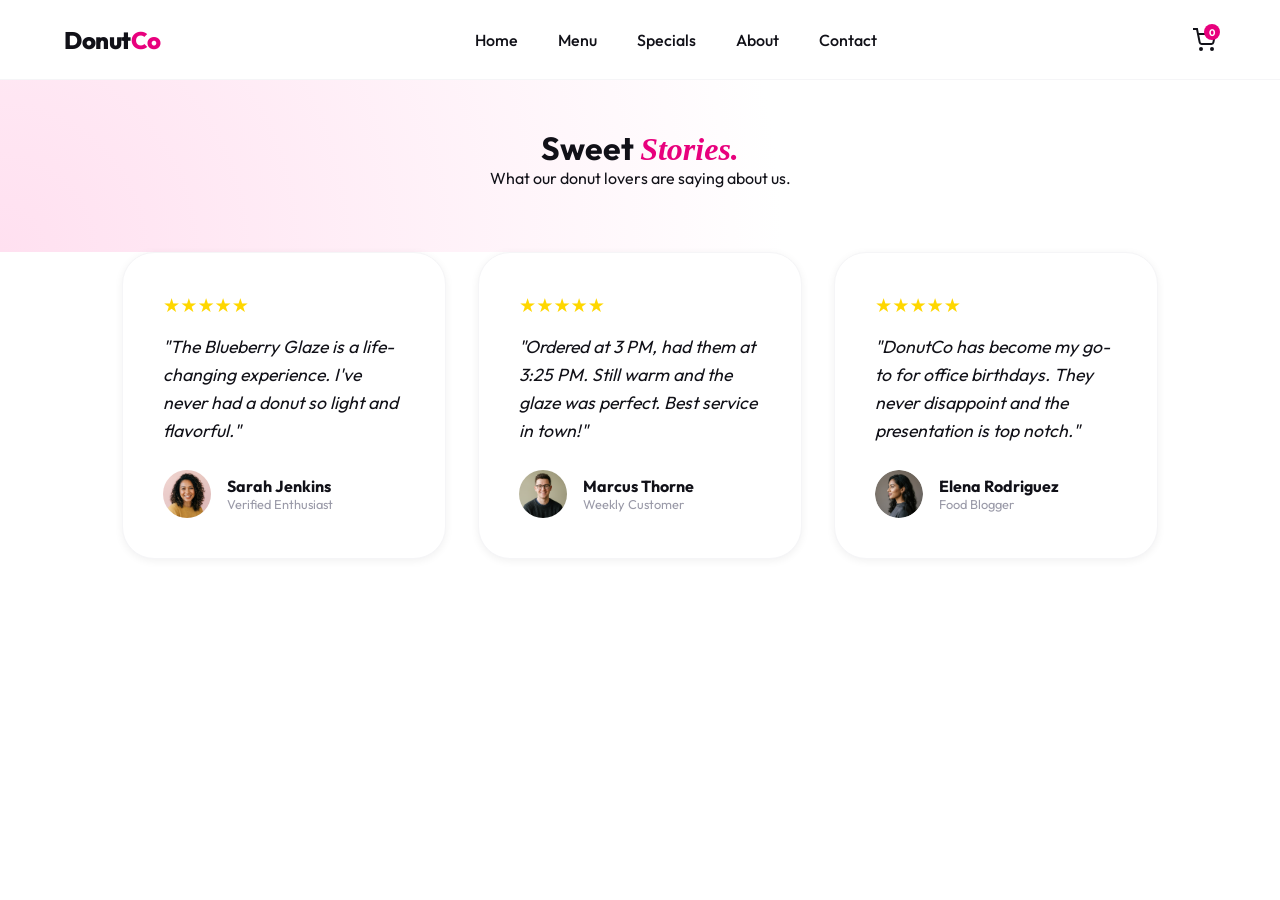
<file: reviews.html>
<!DOCTYPE html>
<html lang="en">
<head>
    <meta charset="UTF-8">
    <meta name="viewport" content="width=device-width, initial-scale=1.0">
    <title>Customer Reviews | DonutCo</title>
    <link href="https://fonts.googleapis.com/css2?family=Outfit:wght@300;400;600;700;800&display=swap" rel="stylesheet">
    <link rel="stylesheet" href="index.css">
    <style>
        .reviews-hero {
            padding: 8rem 2rem 4rem;
            text-align: center;
            background: radial-gradient(circle at bottom left, var(--magenta-soft) 0%, var(--white) 60%);
        }
        .reviews-grid {
            max-width: 1100px;
            margin: 0 auto 8rem;
            display: grid;
            grid-template-columns: repeat(auto-fit, minmax(320px, 1fr));
            gap: 2rem;
            padding: 0 2rem;
        }
        .review-card {
            background: white;
            padding: 2.5rem;
            border-radius: 32px;
            box-shadow: var(--shadow-sm);
            border: 1px solid var(--gray-100);
            transition: var(--transition);
        }
        .review-card:hover {
            transform: translateY(-5px);
            box-shadow: var(--shadow-md);
        }
        .stars {
            color: #FFD700;
            font-size: 1.2rem;
            margin-bottom: 1rem;
        }
        .review-text {
            color: var(--gray-900);
            font-size: 1.1rem;
            line-height: 1.6;
            font-style: italic;
            margin-bottom: 1.5rem;
        }
        .reviewer {
            display: flex;
            align-items: center;
            gap: 1rem;
        }
        .reviewer-img {
            width: 48px;
            height: 48px;
            border-radius: 50%;
            background: var(--gray-100);
        }
        .reviewer-info h4 {
            font-weight: 700;
            font-size: 1rem;
        }
        .reviewer-info p {
            font-size: 0.8rem;
            color: var(--gray-400);
        }
    </style>
</head>
<body>
    <header class="site-header">
        <div class="header-inner">
            <a href="index.html" class="logo">
                <span class="logo-icon">🍩</span>
                <span class="logo-text">Donut<span class="logo-accent">Co</span></span>
            </a>
            <nav class="main-nav">
                <ul class="nav-list">
                    <li><a href="index.html" class="nav-link">Home</a></li>
                    <li><a href="menu.html" class="nav-link">Menu</a></li>
                    <li><a href="specials.html" class="nav-link">Specials</a></li>
                    <li><a href="about.html" class="nav-link">About</a></li>
                    <li><a href="contact.html" class="nav-link">Contact</a></li>
                </ul>
            </nav>
            <div class="header-actions">
                <a href="cart.html"><button class="icon-btn"><svg viewBox="0 0 24 24" fill="none" stroke="currentColor" stroke-width="2"><circle cx="9" cy="21" r="1"/><circle cx="20" cy="21" r="1"/><path d="M1 1h4l2.68 13.39a2 2 0 0 0 2 1.61h9.72a2 2 0 0 0 2-1.61L23 6H6"/></svg><span class="cart-badge" id="cart-count">0</span></button></a>
            </div>
        </div>
    </header>

    <main>
        <div class="reviews-hero">
            <h1>Sweet <span class="title-accent">Stories.</span></h1>
            <p>What our donut lovers are saying about us.</p>
        </div>

        <div class="reviews-grid">
            <div class="review-card">
                <div class="stars">★★★★★</div>
                <p class="review-text">"The Blueberry Glaze is a life-changing experience. I've never had a donut so light and flavorful."</p>
                <div class="reviewer">
                    <img src="assets/avatar_sarah_1775983204213.png" class="reviewer-img" alt="Sarah J.">
                    <div class="reviewer-info">
                        <h4>Sarah Jenkins</h4>
                        <p>Verified Enthusiast</p>
                    </div>
                </div>
            </div>

            <div class="review-card">
                <div class="stars">★★★★★</div>
                <p class="review-text">"Ordered at 3 PM, had them at 3:25 PM. Still warm and the glaze was perfect. Best service in town!"</p>
                <div class="reviewer">
                    <img src="assets/avatar_marcus_1775983230533.png" class="reviewer-img" alt="Marcus T.">
                    <div class="reviewer-info">
                        <h4>Marcus Thorne</h4>
                        <p>Weekly Customer</p>
                    </div>
                </div>
            </div>

            <div class="review-card">
                <div class="stars">★★★★★</div>
                <p class="review-text">"DonutCo has become my go-to for office birthdays. They never disappoint and the presentation is top notch."</p>
                <div class="reviewer">
                    <img src="assets/avatar_elena_1775983250514.png" class="reviewer-img" alt="Elena R.">
                    <div class="reviewer-info">
                        <h4>Elena Rodriguez</h4>
                        <p>Food Blogger</p>
                    </div>
                </div>
            </div>
        </div>
    </main>

    <script>
        const cart = JSON.parse(localStorage.getItem('donutCart')) || [];
        document.getElementById('cart-count').textContent = cart.reduce((s, i) => s + i.quantity, 0);
    </script>
</body>
</html>
</file>
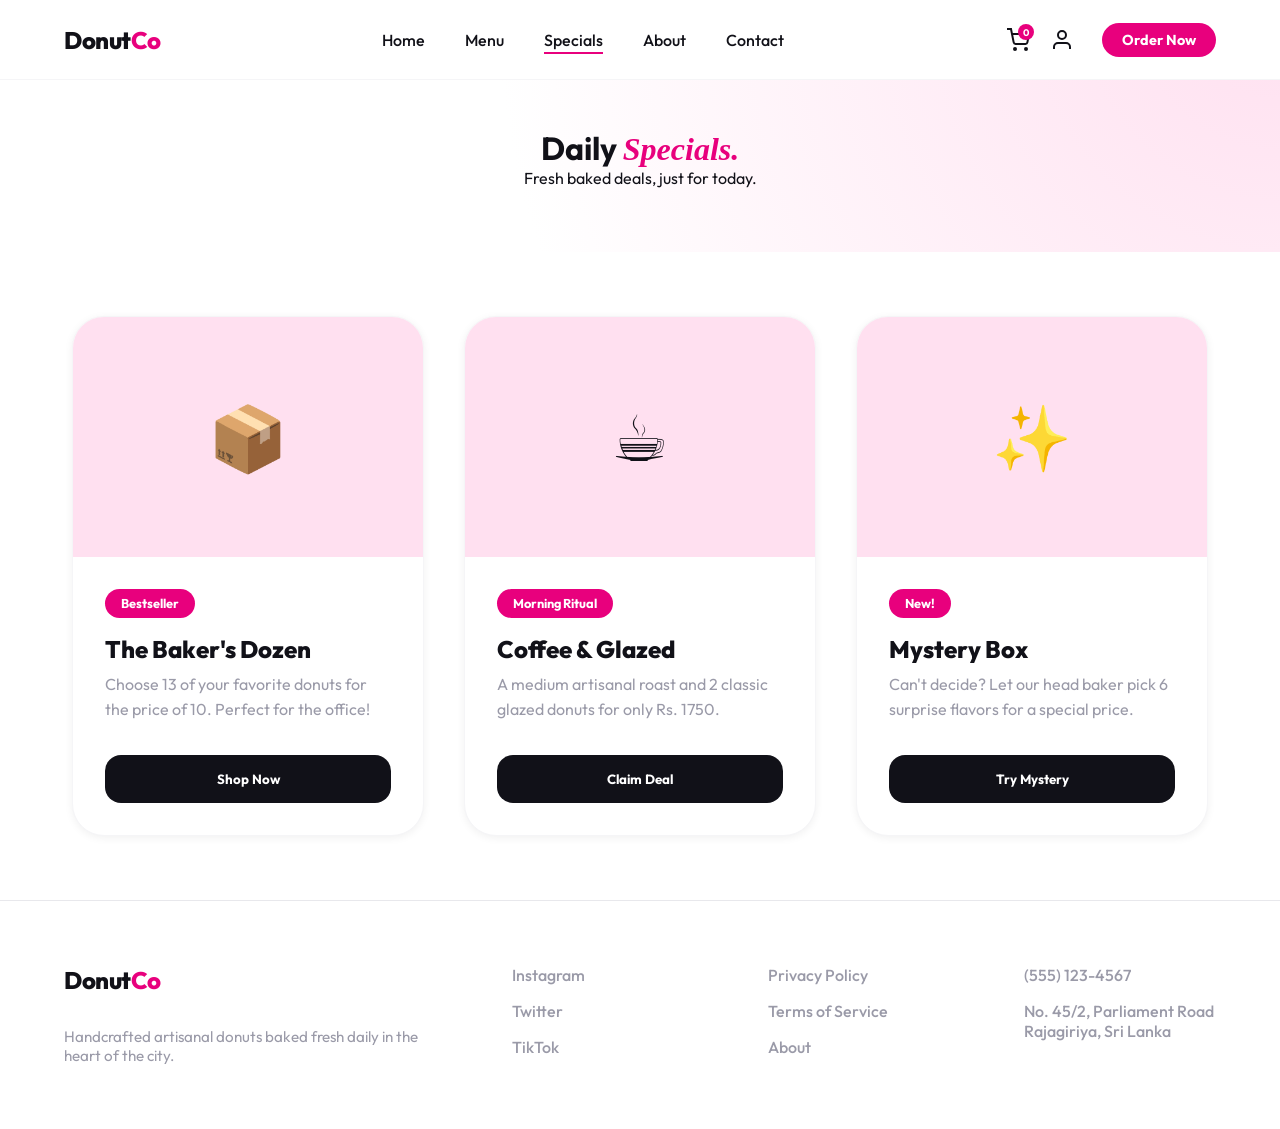
<file: specials.html>
<!DOCTYPE html>
<html lang="en">
<head>
    <meta charset="UTF-8">
    <meta name="viewport" content="width=device-width, initial-scale=1.0">
    <title>Specials & Deals | DonutCo</title>
    <link href="https://fonts.googleapis.com/css2?family=Outfit:wght@300;400;600;700;800&display=swap" rel="stylesheet">
    <link rel="stylesheet" href="index.css">
    <style>
        .specials-hero {
            padding: 8rem 2rem 4rem;
            text-align: center;
            background: radial-gradient(circle at top right, var(--magenta-soft) 0%, var(--white) 60%);
        }
        .offers-grid {
            max-width: 1200px;
            margin: 4rem auto;
            display: grid;
            grid-template-columns: repeat(auto-fit, minmax(350px, 1fr));
            gap: 2.5rem;
            padding: 0 2rem;
        }
        .offer-card {
            background: var(--white);
            border-radius: 32px;
            overflow: hidden;
            box-shadow: var(--shadow-sm);
            border: 1px solid var(--gray-100);
            transition: var(--transition);
        }
        .offer-card:hover {
            transform: translateY(-8px);
            box-shadow: var(--shadow-md);
        }
        .offer-image {
            height: 240px;
            background: var(--magenta-soft);
            display: flex;
            align-items: center;
            justify-content: center;
            font-size: 4rem;
        }
        .offer-content {
            padding: 2rem;
        }
        .offer-badge {
            background: var(--magenta);
            color: var(--white);
            padding: 0.4rem 1rem;
            border-radius: 50px;
            font-size: 0.8rem;
            font-weight: 700;
            display: inline-block;
            margin-bottom: 1rem;
        }
        .offer-title {
            font-size: 1.5rem;
            font-weight: 800;
            margin-bottom: 0.5rem;
        }
        .offer-desc {
            color: var(--gray-400);
            line-height: 1.6;
            margin-bottom: 2rem;
        }
        .btn-claim {
            width: 100%;
            padding: 1rem;
            border-radius: 16px;
            border: none;
            background: var(--gray-900);
            color: var(--white);
            font-weight: 700;
            cursor: pointer;
            transition: var(--transition);
        }
        .btn-claim:hover {
            background: var(--magenta);
            transform: scale(1.02);
        }
    </style>
</head>
<body>
    <header class="site-header">
        <div class="header-inner">
            <!-- Logo -->
            <a href="index.html" class="logo">
                <span class="logo-text">Donut<span class="logo-accent">Co</span></span>
            </a>
            <!-- Navigation -->
            <nav class="main-nav">
                <ul class="nav-list">
                    <li><a href="index.html" class="nav-link">Home</a></li>
                    <li><a href="menu.html" class="nav-link">Menu</a></li>
                    <li><a href="specials.html" class="nav-link active">Specials</a></li>
                    <li><a href="about.html" class="nav-link">About</a></li>
                    <li><a href="contact.html" class="nav-link">Contact</a></li>
                </ul>
            </nav>
            <!-- Header Actions -->
            <div class="header-actions">
                <a href="cart.html" class="cart-link">
                    <button class="icon-btn cart-btn">
                        <svg viewBox="0 0 24 24" fill="none" stroke="currentColor" stroke-width="2">
                            <circle cx="9" cy="21" r="1"/><circle cx="20" cy="21" r="1"/><path d="M1 1h4l2.68 13.39a2 2 0 0 0 2 1.61h9.72a2 2 0 0 0 2-1.61L23 6H6"/>
                        </svg>
                        <span class="cart-badge" id="cart-count">0</span>
                    </button>
                </a>
                <a href="profile.html" class="profile-link">
                    <button class="icon-btn">
                        <svg viewBox="0 0 24 24" fill="none" stroke="currentColor" stroke-width="2">
                            <path d="M20 21v-2a4 4 0 0 0-4-4H8a4 4 0 0 0-4 4v2"/><circle cx="12" cy="7" r="4"/>
                        </svg>
                    </button>
                </a>
                <a href="menu.html">
                    <button class="btn-order-header">Order Now</button>
                </a>
            </div>
        </div>
    </header>

    <main>
        <div class="specials-hero">
            <h1>Daily <span class="title-accent">Specials.</span></h1>
            <p>Fresh baked deals, just for today.</p>
        </div>

        <div class="offers-grid">
            <div class="offer-card">
                <div class="offer-image">📦</div>
                <div class="offer-content">
                    <div class="offer-badge">Bestseller</div>
                    <h3 class="offer-title">The Baker's Dozen</h3>
                    <p class="offer-desc">Choose 13 of your favorite donuts for the price of 10. Perfect for the office!</p>
                    <button class="btn-claim" onclick="window.location.href='menu.html'">Shop Now</button>
                </div>
            </div>
            <div class="offer-card">
                <div class="offer-image">☕</div>
                <div class="offer-content">
                    <div class="offer-badge">Morning Ritual</div>
                    <h3 class="offer-title">Coffee & Glazed</h3>
                    <p class="offer-desc">A medium artisanal roast and 2 classic glazed donuts for only Rs. 1750.</p>
                    <button class="btn-claim" onclick="window.location.href='menu.html'">Claim Deal</button>
                </div>
            </div>
            <div class="offer-card">
                <div class="offer-image">✨</div>
                <div class="offer-content">
                    <div class="offer-badge">New!</div>
                    <h3 class="offer-title">Mystery Box</h3>
                    <p class="offer-desc">Can't decide? Let our head baker pick 6 surprise flavors for a special price.</p>
                    <button class="btn-claim" onclick="window.location.href='menu.html'">Try Mystery</button>
                </div>
            </div>
        </div>
    </main>

    <footer class="site-footer">
        <div class="footer-columns">
            <div class="footer-col">
                <span class="footer-brand">Donut<span class="logo-accent">Co</span></span>
                <p style="color: var(--gray-400); font-size: 0.95rem; margin-top: 1rem;">Handcrafted artisanal donuts baked fresh daily in the heart of the city.</p>
            </div>
            <div class="footer-col">
                <a href="#">Instagram</a>
                <a href="#">Twitter</a>
                <a href="#">TikTok</a>
            </div>
            <div class="footer-col">
                <a href="legal.html#privacy">Privacy Policy</a>
                <a href="legal.html#terms">Terms of Service</a>
                <a href="about.html">About</a>
            </div>
            <div class="footer-col">
                <a href="#">(555) 123-4567</a>
                <a href="#">No. 45/2, Parliament Road<br>Rajagiriya, Sri Lanka</a>
            </div>
        </div>
    </footer>

    <script>
        const cart = JSON.parse(localStorage.getItem('donutCart')) || [];
        document.getElementById('cart-count').textContent = cart.reduce((s, i) => s + i.quantity, 0);
    </script>
</body>
</html>
</file>
<file: index.css>
/* ═══════════════════════════════════════════════════════════════
   DonutCo Landing Page — Design System
   ═══════════════════════════════════════════════════════════════ */

/* ─── Custom Properties ─── */
:root {
  --magenta: #E8007D;
  --magenta-light: #FF3D9A;
  --magenta-dark: #A6005B;
  --magenta-soft: #FFE0F0;
  --white: #FFFFFF;
  --off-white: #FAFAFA;
  --gray-100: #F5F5F7;
  --gray-200: #E8E8EC;
  --gray-400: #9A9AA8;
  --gray-700: #3A3A4C;
  --gray-900: #111118;
  --accent-gold: #F5C842;

  --font-sans: 'Outfit', system-ui, sans-serif;
  --font-serif: 'Playfair Display', Georgia, serif;

  --radius-sm: 8px;
  --radius-md: 16px;
  --radius-lg: 28px;
  --radius-full: 9999px;

  --shadow-sm: 0 2px 8px rgba(0, 0, 0, 0.06);
  --shadow-md: 0 8px 32px rgba(0, 0, 0, 0.10);
  --shadow-lg: 0 20px 60px rgba(0, 0, 0, 0.14);
  --shadow-pink: 0 8px 32px rgba(232, 0, 125, 0.28);

  --transition: 0.3s cubic-bezier(0.4, 0, 0.2, 1);
  --transition-bounce: 0.4s cubic-bezier(0.34, 1.56, 0.64, 1);
}

/* ─── Reset & Base ─── */
*,
*::before,
*::after {
  box-sizing: border-box;
  margin: 0;
  padding: 0;
}

html {
  scroll-behavior: smooth;
}

body {
  font-family: var(--font-sans);
  background: var(--white);
  color: var(--gray-900);
  overflow-x: clip;
  -webkit-font-smoothing: antialiased;
}

img {
  max-width: 100%;
  display: block;
}

button {
  cursor: pointer;
  border: none;
  background: none;
  font-family: inherit;
}

a {
  text-decoration: none;
  color: inherit;
}

ul {
  list-style: none;
}

/* ═══════════════════════════════════════════════════════════════
   HEADER
   ═══════════════════════════════════════════════════════════════ */
.site-header {
  position: fixed;
  top: 0;
  left: 0;
  right: 0;
  z-index: 100;
  background: var(--white);
  border-bottom: 1px solid var(--gray-100);
  height: 80px;
}

.header-inner {
  max-width: 1440px;
  margin: 0 auto;
  height: 100%;
  display: flex;
  justify-content: space-between;
  align-items: center;
  padding: 0 4rem;
}

/* Logo */
.logo {
  display: flex;
  align-items: center;
  font-size: 1.5rem;
  font-weight: 800;
  letter-spacing: -0.5px;
  color: var(--gray-900);
  transition: var(--transition);
}

.logo-accent {
  color: var(--magenta);
}

.logo-icon {
  display: none;
  /* Removed the emoji icon to match menu */
}

.logo-text {
  color: inherit;
}

/* Navigation */
.main-nav {
  display: flex;
}

.nav-list {
  display: flex;
  gap: 2.5rem;
}

.nav-link {
  font-weight: 500;
  font-size: 1rem;
  position: relative;
  padding-bottom: 4px;
  color: var(--gray-900);
  transition: var(--transition);
}

.nav-link:hover {
  color: var(--magenta);
}

.nav-link::after {
  content: '';
  position: absolute;
  width: 0%;
  height: 2px;
  bottom: 0;
  left: 0;
  background-color: var(--magenta);
  transition: var(--transition);
}

.nav-link:hover::after,
.nav-link.active::after {
  width: 100%;
}

/* Header Actions */
.header-actions {
  display: flex;
  align-items: center;
  gap: 1.25rem;
}

.search-bar {
  display: flex;
  align-items: center;
  gap: 8px;
  background: var(--gray-100);
  border-radius: var(--radius-full);
  padding: 6px 14px;
  transition: var(--transition);
  border: 1.5px solid transparent;
}

.search-bar:focus-within {
  border-color: var(--magenta-light);
  background: var(--white);
  box-shadow: 0 0 0 4px rgba(232, 0, 125, 0.08);
}

.search-icon {
  width: 16px;
  height: 16px;
  color: var(--gray-400);
  flex-shrink: 0;
}

.search-input {
  border: none;
  background: none;
  outline: none;
  font-size: 0.8rem;
  font-family: inherit;
  color: var(--gray-900);
  width: 140px;
}

.search-input::placeholder {
  color: var(--gray-400);
}

.icon-btn {
  background: none;
  border: none;
  cursor: pointer;
  color: var(--gray-900);
  display: flex;
  align-items: center;
  justify-content: center;
  transition: var(--transition);
  position: relative;
}

.icon-btn svg {
  width: 24px;
  height: 24px;
}

.icon-btn:hover {
  color: var(--magenta);
  transform: scale(1.1);
}

.cart-btn {
  position: relative;
}

.cart-badge {
  position: absolute;
  top: -4px;
  right: -4px;
  width: 16px;
  height: 16px;
  background: var(--magenta);
  color: white;
  font-size: 0.6rem;
  font-weight: 700;
  border-radius: 50%;
  display: flex;
  align-items: center;
  justify-content: center;
}

.btn-order-header {
  padding: 8px 20px;
  background: var(--magenta);
  color: white;
  border: none;
  border-radius: 50px;
  font-size: 0.9rem;
  font-weight: 700;
  transition: var(--transition);
  cursor: pointer;
  margin-left: 0.5rem;
}

.btn-order-header:hover {
  background: var(--magenta-dark);
  transform: scale(1.05);
  box-shadow: var(--shadow-pink);
}

/* ═══════════════════════════════════════════════════════════════
   HERO
   ═══════════════════════════════════════════════════════════════ */
.hero-section {
  min-height: calc(100vh - 80px);
  display: grid;
  grid-template-columns: 1fr 1fr;
  margin-top: 80px;
  position: relative;
  overflow-x: clip; /* Prevent horizontal stretching while allowing vertical reach */
  overflow-y: visible;
}

/* ─── Left ─── */
.hero-left {
  background: transparent;
  display: flex;
  align-items: center;
  padding: 60px 64px 60px 80px;
  position: relative;
  overflow: visible;
}

/* (Removed the old ::after pseudo-element that was creating the sharp white diagonal clip) */

.hero-left-content {
  max-width: 520px;
  position: relative;
  z-index: 3;
}

/* Tag */
.hero-tag {
  display: inline-flex;
  align-items: center;
  gap: 8px;
  padding: 6px 14px;
  background: var(--magenta-soft);
  border-radius: var(--radius-full);
  font-size: 0.78rem;
  font-weight: 600;
  color: var(--magenta-dark);
  margin-bottom: 28px;
  letter-spacing: 0.3px;
  animation: fadeSlideUp 0.6s ease both;
}

.tag-dot {
  width: 6px;
  height: 6px;
  background: var(--magenta);
  border-radius: 50%;
  animation: pulse 2s ease-in-out infinite;
}

/* Heading */
.hero-heading {
  display: flex;
  flex-direction: column;
  margin-bottom: 24px;
  animation: fadeSlideUp 0.6s ease 0.1s both;
}

.heading-thin {
  font-size: clamp(2rem, 3.5vw, 3rem);
  font-weight: 300;
  color: var(--gray-400);
  line-height: 1.1;
  letter-spacing: -1px;
}

.heading-bold {
  font-size: clamp(3.5rem, 6vw, 5.5rem);
  font-weight: 900;
  color: var(--gray-900);
  line-height: 0.95;
  letter-spacing: -3px;
}

.heading-italic {
  font-family: var(--font-serif);
  font-size: clamp(3rem, 5vw, 4.5rem);
  font-style: italic;
  font-weight: 700;
  color: var(--magenta);
  line-height: 1.1;
  letter-spacing: -1px;
}

/* Description */
.hero-desc {
  font-size: 1rem;
  line-height: 1.7;
  color: var(--gray-400);
  margin-bottom: 28px;
  max-width: 420px;
  font-weight: 400;
  animation: fadeSlideUp 0.6s ease 0.2s both;
}

/* Social Proof */
.social-proof {
  display: flex;
  align-items: center;
  gap: 14px;
  margin-bottom: 36px;
  animation: fadeSlideUp 0.6s ease 0.25s both;
  background: var(--gray-100);
  border-radius: var(--radius-full);
  padding: 8px 16px 8px 8px;
  width: fit-content;
}

.avatars {
  display: flex;
}

.avatar {
  width: 34px;
  height: 34px;
  border-radius: 50%;
  border: 2.5px solid var(--white);
  margin-left: -8px;
  object-fit: cover;
  transition: transform 0.2s ease;
}

.avatar:first-child {
  margin-left: 0;
}

.avatar:hover {
  transform: scale(1.15) translateY(-2px);
  z-index: 1;
}

.proof-text {
  display: flex;
  flex-direction: column;
  gap: 1px;
}

.proof-stars {
  color: var(--accent-gold);
  font-size: 0.7rem;
  letter-spacing: 1px;
}

.proof-label {
  font-size: 0.78rem;
  color: var(--gray-700);
}

.proof-label strong {
  color: var(--gray-900);
}

/* CTA */
.hero-cta {
  display: flex;
  gap: 14px;
  align-items: center;
  margin-bottom: 44px;
  animation: fadeSlideUp 0.6s ease 0.3s both;
}

.btn-primary {
  display: flex;
  align-items: center;
  gap: 10px;
  padding: 16px 32px;
  background: var(--magenta);
  color: white;
  border-radius: var(--radius-lg);
  font-size: 1rem;
  font-weight: 700;
  font-family: inherit;
  transition: var(--transition-bounce);
  box-shadow: 0 6px 24px rgba(232, 0, 125, 0.35);
  letter-spacing: 0.2px;
}

.btn-primary:hover {
  background: var(--magenta-dark);
  transform: translateY(-3px) scale(1.03);
  box-shadow: 0 12px 40px rgba(232, 0, 125, 0.45);
}

.btn-arrow {
  width: 18px;
  height: 18px;
  transition: transform 0.25s ease;
}

.btn-primary:hover .btn-arrow {
  transform: translateX(4px);
}

.btn-secondary {
  display: flex;
  align-items: center;
  gap: 12px;
  padding: 14px 28px;
  background: rgba(255, 255, 255, 0.4);
  backdrop-filter: blur(12px);
  -webkit-backdrop-filter: blur(12px);
  color: var(--gray-900);
  border-radius: var(--radius-lg);
  border: 1px solid rgba(255, 255, 255, 0.5);
  font-size: 0.95rem;
  font-weight: 600;
  font-family: inherit;
  transition: var(--transition-bounce);
  box-shadow: 0 4px 15px rgba(0, 0, 0, 0.05);
}

.btn-secondary:hover {
  background: rgba(255, 255, 255, 0.6);
  transform: translateY(-2px);
  border-color: var(--magenta-light);
  color: var(--magenta);
  box-shadow: 0 8px 25px rgba(232, 0, 125, 0.1);
}

.play-icon {
  width: 32px;
  height: 32px;
  background: var(--magenta);
  color: white;
  border-radius: 50%;
  display: flex;
  align-items: center;
  justify-content: center;
  font-size: 0.65rem;
  flex-shrink: 0;
  padding-left: 2px;
  transition: var(--transition-bounce);
}

.btn-secondary:hover .play-icon {
  transform: scale(1.15);
}

/* Stats */
.hero-stats {
  display: flex;
  gap: 0;
  animation: fadeSlideUp 0.6s ease 0.4s both;
}

.stat-item {
  display: flex;
  flex-direction: column;
  gap: 2px;
  padding: 0 28px;
}

.stat-item:first-child {
  padding-left: 0;
}

.stat-number {
  font-size: 1.6rem;
  font-weight: 800;
  color: var(--gray-900);
  letter-spacing: -1px;
  line-height: 1;
}

.stat-label {
  font-size: 0.78rem;
  color: var(--gray-400);
  font-weight: 500;
  text-transform: uppercase;
  letter-spacing: 0.5px;
}

.stat-divider {
  width: 1px;
  background: var(--gray-200);
  align-self: stretch;
  margin: 4px 0;
}

/* ─── Right ─── */
.hero-right {
  background: transparent;
  position: relative;
  display: flex;
  align-items: center;
  justify-content: center;
  overflow: visible;
  /* Prevent clipping slider elements */
  z-index: 1;
}

/* Wave Background */
.wave-bg {
  position: absolute;
  inset: 0;
  z-index: -1;
  /* Push the blob fully into the background behind both panels */
  display: flex;
  align-items: center;
  justify-content: center;
  pointer-events: none;
  /* Let clicks pass through to everything else */
}

.wave-bg svg {
  width: 120%;
  height: 120%;
  position: absolute;
  top: 50%;
  left: 65%;
  transform: translate(-50%, -50%); /* Properly center the oversized blob */
  transform-origin: center center;
  animation: blobPulse 12s ease-in-out infinite;
}

/* Product Showcase */
.product-showcase {
  position: relative;
  z-index: 2;
  width: 380px;
  height: 400px;
  display: flex;
  flex-direction: column;
  align-items: center;
  justify-content: center;
}

.slides-wrapper {
  position: relative;
  width: 100%;
  height: 100%;
}

.slide {
  position: absolute;
  inset: 0;
  display: flex;
  align-items: center;
  justify-content: center;
  opacity: 0;
  transform: scale(0.88) translateY(16px);
  transition: opacity 0.55s cubic-bezier(0.4, 0, 0.2, 1),
    transform 0.55s cubic-bezier(0.34, 1.56, 0.64, 1);
  pointer-events: none;
}

.slide.active {
  opacity: 1;
  transform: scale(1) translateY(0);
  pointer-events: auto;
}

.product-card {
  display: flex;
  flex-direction: column;
  align-items: center;
  gap: 10px;
}

/* Hero specific card override to remove white background */
.hero-section .product-card {
  background: transparent;
  border: none;
  box-shadow: none;
  padding: 0;
}

.hero-section .product-card:hover {
  transform: none; /* Let the image hover handle the lift */
}

.donut-img {
  width: 480px;
  /* Slightly reduced to avoid massive overlap */
  height: 480px;
  object-fit: contain;
  mix-blend-mode: multiply;
  filter: drop-shadow(0 30px 50px rgba(100, 0, 60, 0.38));
  animation: floatDonut 4s ease-in-out infinite;
  transition: all 0.3s ease;
}

.donut-img:hover {
  filter: drop-shadow(0 30px 60px rgba(100, 0, 60, 0.5));
  animation-play-state: paused;
}

.product-name {
  font-size: 1.15rem;
  font-weight: 700;
  color: rgb(39, 37, 37);
  text-align: center;
  text-shadow: 0 2px 12px rgba(0, 0, 0, 0.3);
}

.product-sub {
  font-size: 0.78rem;
  color: rgba(255, 255, 255, 0.75);
  text-align: center;
}

/* Floating Badge */
.discount-badge {
  position: absolute;
  top: 24px;
  right: -16px;
  background: var(--accent-gold);
  color: var(--gray-900);
  border-radius: 50%;
  width: 72px;
  height: 72px;
  display: flex;
  flex-direction: column;
  align-items: center;
  justify-content: center;
  gap: 0px;
  box-shadow: 0 8px 24px rgba(245, 200, 66, 0.45);
  animation: badge-spin 6s linear infinite, fadeSlideUp 0.7s ease 0.5s both;
  z-index: 5;
}

.badge-percent {
  font-size: 1.1rem;
  font-weight: 900;
  line-height: 1;
}

.badge-label {
  font-size: 0.55rem;
  font-weight: 700;
  text-transform: uppercase;
  letter-spacing: 0.3px;
  line-height: 1.2;
}

/* Price Tag */
.price-tag {
  position: absolute;
  bottom: 70px;
  left: -20px;
  background: white;
  border-radius: var(--radius-md);
  padding: 10px 16px;
  display: flex;
  flex-direction: column;
  gap: 2px;
  box-shadow: var(--shadow-lg);
  animation: fadeSlideUp 0.7s ease 0.6s both;
  z-index: 5;
}

.price-original {
  font-size: 0.78rem;
  color: var(--gray-400);
  text-decoration: line-through;
}

.price-current {
  font-size: 1.4rem;
  font-weight: 800;
  color: var(--magenta);
  letter-spacing: -0.5px;
}

/* Slider Nav */
.slider-nav {
  position: absolute;
  bottom: 40px;
  left: 50%;
  transform: translateX(-50%);
  z-index: 3;
  display: flex;
  align-items: center;
  gap: 12px;
  background: rgba(255, 255, 255, 0.18);
  backdrop-filter: blur(12px);
  -webkit-backdrop-filter: blur(12px);
  border-radius: var(--radius-full);
  padding: 8px 16px;
  border: 1px solid rgba(255, 255, 255, 0.3);
}

.slider-arrow {
  width: 32px;
  height: 32px;
  background: rgba(255, 255, 255, 0.22);
  border-radius: 50%;
  display: flex;
  align-items: center;
  justify-content: center;
  color: white;
  transition: var(--transition);
}

.slider-arrow svg {
  width: 16px;
  height: 16px;
}

.slider-arrow:hover {
  background: white;
  color: var(--magenta);
  transform: scale(1.1);
}

.slider-dots {
  display: flex;
  gap: 6px;
  align-items: center;
}

.dot {
  width: 7px;
  height: 7px;
  border-radius: 50%;
  background: rgba(255, 255, 255, 0.45);
  transition: var(--transition-bounce);
  cursor: pointer;
}

.dot.active {
  background: white;
  width: 22px;
  border-radius: var(--radius-full);
}

/* ═══════════════════════════════════════════════════════════════
   FEATURED STRIP
   ═══════════════════════════════════════════════════════════════ */
.featured-strip {
  background: var(--gray-900);
  padding-top: 30px;
  padding-bottom: 50px;
  min-height: 58px;
  display: flex;
  align-items: center;
  gap: 48px;
  overflow-x: hidden;
  overflow-y: visible;
  position: relative;
}

.strip-label {
  font-size: 0.72rem;
  font-weight: 600;
  color: var(--gray-400);
  text-transform: uppercase;
  letter-spacing: 1.5px;
  white-space: nowrap;
  flex-shrink: 0;
}

.strip-items {
  animation: marquee 18s linear infinite;
  display: flex;
  align-items: center;
  width: max-content;
  gap: 80px;
  overflow: visible;
  flex-shrink: 0;
  padding: 12px 0;
}

.strip-item {
  display: flex;
  align-items: center;
  gap: 8px;
  color: rgba(255, 255, 255, 0.65);
  font-size: 0.875rem;
  font-weight: 500;
  line-height: 1.6;
  white-space: nowrap;
  cursor: pointer;
  transition: var(--transition);
  flex-shrink: 0;
}

.strip-item:hover {
  color: white;
}

.strip-emoji {
  font-size: 1.1rem;
  line-height: 1;
}

/* ═══════════════════════════════════════════════════════════════
   ANIMATIONS
   ═══════════════════════════════════════════════════════════════ */

@keyframes fadeSlideUp {
  from {
    opacity: 0;
    transform: translateY(24px);
  }

  to {
    opacity: 1;
    transform: translateY(0);
  }
}

@keyframes floatDonut {

  0%,
  100% {
    transform: translateY(0) rotate(-2deg);
  }

  50% {
    transform: translateY(-18px) rotate(2deg);
  }
}

@keyframes blobPulse {

  0%,
  100% {
    transform: translate(-50%, -50%) scale(1) rotate(0deg);
  }

  33% {
    transform: translate(-50%, -50%) scale(1.05) rotate(3deg);
  }

  66% {
    transform: translate(-50%, -50%) scale(0.96) rotate(-2deg);
  }
}

@keyframes pulse {

  0%,
  100% {
    transform: scale(1);
    opacity: 1;
  }

  50% {
    transform: scale(1.4);
    opacity: 0.6;
  }
}

@keyframes badge-spin {

  0%,
  90% {
    transform: rotate(0deg);
  }

  95% {
    transform: rotate(12deg);
  }

  100% {
    transform: rotate(0deg);
  }
}

@keyframes marquee {
  from {
    transform: translateX(0);
  }

  to {
    transform: translateX(-50%);
  }
}

/* ═══════════════════════════════════════════════════════════════
   RESPONSIVE
   ═══════════════════════════════════════════════════════════════ */
@media (max-width: 1024px) {
  .header-inner {
    padding: 0 20px;
  }

  .hero-left {
    padding: 60px 40px 60px 48px;
  }

  .hero-left::after {
    display: none;
  }
}

@media (max-width: 768px) {
  .hero-section {
    grid-template-columns: 1fr;
    min-height: auto;
  }

  .hero-left {
    padding: 48px 24px;
  }

  .hero-right {
    min-height: 480px;
  }

  .hero-left::after {
    display: none;
  }

  .main-nav {
    display: none;
  }

  .search-bar {
    display: none;
  }

  .btn-order-header {
    display: none;
  }

  .header-inner {
    grid-template-columns: 1fr auto;
  }

  .stat-number {
    font-size: 1.3rem;
  }

  .stat-item {
    padding: 0 16px;
  }

  .featured-strip {
    padding: 16px 24px;
  }

  .product-showcase {
    width: 300px;
    height: 340px;
  }

  .donut-img {
    width: 240px;
    height: 240px;
  }

  .hero-cta {
    flex-wrap: wrap;
  }
}

/* ═══════════════════════════════════════════════════════════════
   FEATURES SECTION
   ═══════════════════════════════════════════════════════════════ */
.features-section {
  padding: 6rem 4rem;
  background: var(--white);
  max-width: 1440px;
  margin: 0 auto;
}

.features-grid {
  display: grid;
  grid-template-columns: repeat(3, 1fr);
  gap: 3rem;
}

.feature-item {
  display: flex;
  flex-direction: column;
  align-items: center;
  text-align: center;
  padding: 2rem;
  transition: var(--transition);
}

.feature-icon {
  width: 64px;
  height: 64px;
  background: var(--magenta-soft);
  color: var(--magenta);
  border-radius: 50%;
  display: flex;
  align-items: center;
  justify-content: center;
  margin-bottom: 1.5rem;
  transition: var(--transition-bounce);
}

.feature-icon svg {
  width: 32px;
  height: 32px;
}

.feature-item:hover .feature-icon {
  background: var(--magenta);
  color: var(--white);
  transform: scale(1.1);
  box-shadow: var(--shadow-pink);
}

.feature-title {
  font-size: 1.25rem;
  font-weight: 700;
  margin-bottom: 1rem;
  color: var(--gray-900);
}

.feature-desc {
  color: var(--gray-400);
  line-height: 1.6;
}

/* ═══════════════════════════════════════════════════════════════
   POPULAR DONUTS PREVIEW SECTION
   ═══════════════════════════════════════════════════════════════ */
.popular-section {
  padding: 6rem 4rem;
  background: var(--gray-100);
  max-width: 1440px;
  margin: 0 auto;
  border-radius: var(--radius-lg);
}

.section-header {
  display: flex;
  justify-content: space-between;
  align-items: flex-end;
  margin-bottom: 4rem;
}

.section-title {
  font-size: 3rem;
  font-weight: 800;
  letter-spacing: -1px;
}

.title-accent {
  font-family: var(--font-serif);
  font-style: italic;
  color: var(--magenta);
}

.view-all {
  font-weight: 600;
  color: var(--magenta);
  border-bottom: 2px solid transparent;
  padding-bottom: 2px;
  transition: var(--transition);
}

.view-all:hover {
  border-bottom-color: var(--magenta);
}

/* Replicated Card Styles for Landing Page display */
.product-grid {
  display: grid;
  grid-template-columns: repeat(3, 1fr);
  gap: 2rem;
}

.product-card {
  background: var(--white);
  border-radius: 24px;
  padding: 2rem;
  display: flex;
  flex-direction: column;
  align-items: center;
  text-align: center;
  box-shadow: var(--shadow-sm);
  transition: var(--transition);
  border: 1px solid var(--gray-200);
}

.product-card:hover {
  transform: translateY(-8px);
  box-shadow: var(--shadow-md);
  border-color: var(--magenta);
}

.product-card.featured-popular {
  border: 2px solid var(--magenta);
  transform: scale(1.05);
  box-shadow: var(--shadow-pink);
  background: var(--white);
}

.product-card.featured-popular:hover {
  transform: scale(1.07) translateY(-5px);
}

.image-placeholder {
  width: 200px;
  height: 200px;
  border-radius: 50%;
  margin-bottom: 1.5rem;
  transition: var(--transition);
  background-color: transparent;
  box-shadow: 0 10px 25px rgba(0, 0, 0, 0.1);
}

.img-strawberry {
  background: url('assets/donut-base.png') center/cover;
}

.img-chocolate {
  background: url('assets/donut-chocolate.png') center/cover;
}

.img-matcha {
  background: url('assets/donut-base.png') center/cover;
  filter: hue-rotate(60deg) saturate(1.8) brightness(0.95);
}

.product-card:hover .image-placeholder {
  transform: scale(1.05) rotate(5deg);
}

.product-name {
  font-size: 1.4rem;
  font-weight: 700;
  margin-bottom: 0.5rem;
}

.product-desc {
  color: var(--gray-400);
  font-size: 0.95rem;
  margin-bottom: 1.5rem;
  flex-grow: 1;
}

.product-footer {
  display: flex;
  justify-content: space-between;
  align-items: center;
  width: 100%;
}

.price {
  font-size: 1.4rem;
  font-weight: 800;
  color: var(--gray-900);
}

.btn-small {
  background: var(--magenta);
  color: var(--white);
  border: none;
  padding: 8px 16px;
  border-radius: 50px;
  font-weight: 700;
  cursor: pointer;
  transition: var(--transition);
}

.btn-small:hover {
  background: var(--magenta-dark);
  transform: translateY(-2px);
  box-shadow: 0 4px 10px rgba(232, 0, 125, 0.3);
}

/* ═══════════════════════════════════════════════════════════════
   NEWSLETTER CTA SECTION
   ═══════════════════════════════════════════════════════════════ */
.newsletter-cta {
  margin: 6rem 4rem;
  padding: 5rem 2rem;
  background: linear-gradient(135deg, var(--white) 0%, var(--magenta-soft) 100%);
  border-radius: var(--radius-lg);
  text-align: center;
  position: relative;
  overflow: hidden;
  box-shadow: var(--shadow-sm);
}

.newsletter-cta::before {
  content: '';
  position: absolute;
  top: -100px;
  left: -100px;
  width: 300px;
  height: 300px;
  background: var(--magenta);
  opacity: 0.05;
  border-radius: 50%;
}

.newsletter-cta::after {
  content: '';
  position: absolute;
  bottom: -150px;
  right: -50px;
  width: 400px;
  height: 400px;
  background: var(--magenta-light);
  opacity: 0.05;
  border-radius: 50%;
}

.cta-content {
  position: relative;
  z-index: 2;
  max-width: 600px;
  margin: 0 auto;
}

.cta-badge {
  display: inline-block;
  background: var(--white);
  color: var(--magenta);
  padding: 6px 16px;
  border-radius: 50px;
  font-weight: 700;
  font-size: 0.85rem;
  text-transform: uppercase;
  letter-spacing: 1px;
  margin-bottom: 1.5rem;
  box-shadow: 0 4px 12px rgba(232, 0, 125, 0.1);
}

.cta-title {
  font-size: 2.5rem;
  font-weight: 800;
  margin-bottom: 1rem;
  letter-spacing: -1px;
}

.cta-desc {
  color: var(--gray-700);
  font-size: 1.1rem;
  margin-bottom: 2.5rem;
  line-height: 1.6;
}

.cta-form {
  display: flex;
  gap: 12px;
  background: var(--white);
  padding: 8px;
  border-radius: 50px;
  box-shadow: var(--shadow-md);
}

.cta-input {
  flex-grow: 1;
  border: none;
  background: transparent;
  padding: 0 20px;
  font-family: inherit;
  font-size: 1rem;
  outline: none;
}

.cta-button {
  background: var(--magenta);
  color: var(--white);
  border: none;
  padding: 12px 28px;
  border-radius: 50px;
  font-weight: 700;
  font-size: 1rem;
  cursor: pointer;
  transition: var(--transition);
}

.cta-button:hover {
  background: var(--magenta-dark);
  box-shadow: var(--shadow-pink);
}

/* ═══════════════════════════════════════════════════════════════
   FOOTER
   ═══════════════════════════════════════════════════════════════ */
.site-footer {
  padding: 4rem 4rem;
  background: var(--white);
  border-top: 1px solid var(--gray-200);
}

.footer-columns {
  max-width: 1440px;
  margin: 0 auto;
  display: grid;
  grid-template-columns: 2fr 1fr 1fr 1fr;
  gap: 4rem;
}

.footer-col {
  display: flex;
  flex-direction: column;
  gap: 1rem;
}

.footer-brand {
  font-size: 1.5rem;
  font-weight: 800;
  letter-spacing: -0.5px;
  color: var(--gray-900);
}

.footer-col a {
  color: var(--gray-400);
  font-weight: 500;
  transition: var(--transition);
}

.footer-col a:hover {
  color: var(--magenta);
}

/* ═══════════════════════════════════════════════════════════════
   RESPONSIVE ADAPTATIONS FOR NEW SECTIONS
   ═══════════════════════════════════════════════════════════════ */
@media (max-width: 1024px) {

  .features-grid,
  .product-grid {
    grid-template-columns: repeat(2, 1fr);
  }

  .product-card.featured-popular {
    grid-column: span 2;
    transform: scale(1);
  }

  .footer-columns {
    grid-template-columns: repeat(2, 1fr);
  }
}

@media (max-width: 768px) {

  .features-section,
  .popular-section {
    padding: 4rem 2rem;
  }

  .features-grid,
  .product-grid {
    grid-template-columns: 1fr;
  }

  .product-card.featured-popular {
    grid-column: span 1;
  }

  .newsletter-cta {
    margin: 3rem 2rem;
    padding: 3rem 1.5rem;
  }

  .cta-form {
    flex-direction: column;
    padding: 0;
    background: transparent;
    box-shadow: none;
    gap: 16px;
  }

  .cta-input {
    background: var(--white);
    padding: 16px 20px;
    border-radius: 50px;
    box-shadow: var(--shadow-sm);
  }

  .cta-button {
    width: 100%;
    padding: 16px;
  }

  .footer-columns {
    grid-template-columns: 1fr;
    gap: 2rem;
    text-align: center;
  }
}
</file>
<file: about.css>
/* ═══════════════════════════════════════════════════════════════
   DonutCo About Page — Styles
   ═══════════════════════════════════════════════════════════════ */

/* ─── Styles from Landing Page Reset ─── */
:root {
  --magenta: #E8007D;
  --magenta-light: #FF3D9A;
  --magenta-dark: #A6005B;
  --magenta-soft: #FFE0F0;
  --white: #FFFFFF;
  --gray-100: #F5F5F7;
  --gray-200: #E8E8EC;
  --gray-400: #9A9AA8;
  --gray-700: #3A3A4C;
  --gray-900: #111118;
  
  --font-sans: 'Outfit', system-ui, sans-serif;
  --font-serif: 'Playfair Display', Georgia, serif;
  
  --radius-lg: 28px;
  --transition: 0.3s cubic-bezier(0.4, 0, 0.2, 1);
  --shadow-sm: 0 2px 8px rgba(0,0,0,0.06);
}

body {
  font-family: var(--font-sans);
  background: var(--white);
  color: var(--gray-900);
  margin-top: 80px; /* Offset for fixed header */
}

/* ─── About Hero ─── */
.about-hero {
  padding: 8rem 4rem;
  max-width: 1440px;
  margin: 0 auto;
  display: grid;
  grid-template-columns: 1fr 1fr;
  gap: 6rem;
  align-items: center;
}

.about-content {
  max-width: 540px;
}

.about-badge {
  display: inline-block;
  background: var(--magenta-soft);
  color: var(--magenta-dark);
  padding: 6px 14px;
  border-radius: 50px;
  font-size: 0.85rem;
  font-weight: 700;
  margin-bottom: 2rem;
}

.about-title {
  font-size: 4rem;
  font-weight: 900;
  line-height: 0.95;
  letter-spacing: -2px;
  margin-bottom: 2rem;
}

.title-accent {
  font-family: var(--font-serif);
  font-style: italic;
  color: var(--magenta);
}

.about-lead {
  font-size: 1.25rem;
  color: var(--gray-700);
  line-height: 1.6;
  margin-bottom: 2rem;
}

.about-text {
  color: var(--gray-400);
  line-height: 1.8;
  margin-bottom: 3rem;
}

.about-image-container {
  position: relative;
}

.about-image {
  width: 100%;
  height: 500px;
  object-fit: cover;
  border-radius: var(--radius-lg);
  box-shadow: 0 40px 80px rgba(0, 0, 0, 0.1);
}

.about-blob {
  position: absolute;
  top: -10%;
  right: -10%;
  width: 120%;
  height: 120%;
  background: var(--magenta-soft);
  border-radius: 50%;
  z-index: -1;
  opacity: 0.5;
  filter: blur(60px);
}

/* ─── Story Section ─── */
.story-section {
  padding: 6rem 4rem;
  background: var(--gray-100);
  text-align: center;
}

.story-grid {
  display: grid;
  grid-template-columns: repeat(3, 1fr);
  gap: 3rem;
  max-width: 1200px;
  margin: 4rem auto 0;
}

.story-item h3 {
  font-size: 2.5rem;
  font-weight: 800;
  color: var(--magenta);
  margin-bottom: 0.5rem;
}

.story-item p {
  font-size: 1rem;
  color: var(--gray-400);
  font-weight: 500;
}

/* ─── Footer Styles (Copied from index.css for consistency) ─── */
.site-footer {
  padding: 4rem 4rem;
  background: var(--white);
  border-top: 1px solid var(--gray-200);
}

.footer-columns {
  max-width: 1440px;
  margin: 0 auto;
  display: grid;
  grid-template-columns: 2fr 1fr 1fr 1fr;
  gap: 4rem;
}

.footer-col {
  display: flex;
  flex-direction: column;
  gap: 1rem;
}

.footer-brand {
  font-size: 1.5rem;
  font-weight: 800;
  letter-spacing: -0.5px;
  color: var(--gray-900);
}

.logo-accent {
  color: var(--magenta);
}

.footer-col a {
  color: var(--gray-400);
  font-weight: 500;
  transition: var(--transition);
}

.footer-col a:hover {
  color: var(--magenta);
}

/* ─── Mobile Responsiveness ─── */
@media (max-width: 1024px) {
  .about-hero {
    grid-template-columns: 1fr;
    text-align: center;
    padding: 4rem 2rem;
  }
  
  .about-content {
    margin: 0 auto;
  }
  
  .about-title {
    font-size: 3rem;
  }
}

@media (max-width: 768px) {
  .story-grid {
    grid-template-columns: 1fr;
  }
  
  .footer-columns {
    grid-template-columns: 1fr;
    text-align: center;
  }
}
</file>
<file: menu.css>
:root {
    --bg-cream: #FFFFFF;
    --primary-pink: #E8007D;
    --primary-pink-hover: #A6005B;
    --primary-pink-light: #FFE0F0;
    --text-main: #111118;
    --text-muted: #9A9AA8;
    --card-bg: #FFFFFF;
    --border-light: #F5F5F7;
    --shadow-soft: 0 8px 32px rgba(0, 0, 0, 0.05);
    --shadow-hover: 0 20px 60px rgba(0, 0, 0, 0.1);
    --shadow-pink: 0 8px 32px rgba(232, 0, 125, 0.28);
    --badge-bg: #F5C842;
    --font-family: 'Outfit', sans-serif;
    --font-serif: 'Playfair Display', Georgia, serif;
    --transition: all 0.3s cubic-bezier(0.4, 0, 0.2, 1);
}

* {
    margin: 0;
    padding: 0;
    box-sizing: border-box;
}

body {
    font-family: var(--font-family);
    background-color: var(--bg-cream);
    color: var(--text-main);
    line-height: 1.5;
    overflow-x: hidden;
}

a {
    text-decoration: none;
    color: inherit;
    transition: var(--transition);
}

/* Header / Navbar */
.navbar {
    display: flex;
    justify-content: space-between;
    align-items: center;
    padding: 1.5rem 4rem;
    background-color: var(--bg-cream);
    position: sticky;
    top: 0;
    z-index: 100;
    border-bottom: 1px solid var(--border-light);
}

.logo {
    display: flex;
    align-items: center;
    font-size: 1.5rem;
    font-weight: 800;
    letter-spacing: -0.5px;
    color: var(--text-main);
}

.logo-accent {
    color: var(--primary-pink);
}

.nav-links {
    display: flex;
    gap: 2.5rem;
}

.nav-links a {
    font-weight: 500;
    font-size: 1rem;
    position: relative;
    padding-bottom: 4px;
}

.nav-links a:hover {
    color: var(--primary-pink);
}

.nav-links a::after {
    content: '';
    position: absolute;
    width: 0%;
    height: 2px;
    bottom: 0;
    left: 0;
    background-color: var(--primary-pink);
    transition: var(--transition);
}

.nav-links a:hover::after {
    width: 100%;
}

.nav-icons {
    display: flex;
    gap: 1.25rem;
    align-items: center;
}

.icon-btn {
    background: none;
    border: none;
    cursor: pointer;
    color: var(--text-main);
    display: flex;
    align-items: center;
    justify-content: center;
    transition: var(--transition);
}

.icon-btn:hover {
    color: var(--primary-pink);
    transform: scale(1.1);
}

.hamburger-btn {
    display: none;
}

/* Header Actions Additions */
.cart-btn {
    position: relative;
}

.cart-badge {
    position: absolute;
    top: -4px;
    right: -4px;
    width: 16px;
    height: 16px;
    background: var(--primary-pink);
    color: white;
    font-size: 0.6rem;
    font-weight: 700;
    border-radius: 50%;
    display: flex;
    align-items: center;
    justify-content: center;
}

.btn-order-header {
    padding: 8px 20px;
    background: var(--primary-pink);
    color: white;
    border: none;
    border-radius: 50px;
    font-size: 0.9rem;
    font-weight: 700;
    transition: var(--transition);
    cursor: pointer;
    margin-left: 0.5rem;
}

.btn-order-header:hover {
    background: var(--primary-pink-hover);
    transform: scale(1.05);
    box-shadow: var(--shadow-pink);
}

/* Main Content */
main {
    max-width: 1200px;
    margin: 0 auto;
    padding: 2rem;
}

/* Breadcrumbs */
.breadcrumb-container {
    display: flex;
    justify-content: space-between;
    align-items: center;
    margin-bottom: 2rem;
    font-size: 0.9rem;
    color: var(--text-muted);
}

.breadcrumbs a:hover {
    color: var(--primary-pink);
}

.breadcrumbs .current {
    color: var(--text-main);
    font-weight: 600;
}

.view-all {
    color: var(--primary-pink);
    font-weight: 600;
    text-decoration: underline;
    text-underline-offset: 4px;
}

/* Title */
.page-title {
    text-align: center;
    font-size: 4rem;
    font-weight: 900;
    margin-bottom: 2.5rem;
    letter-spacing: -2px;
    color: var(--text-main);
}

.page-title-accent {
    font-family: var(--font-serif);
    font-style: italic;
    color: var(--primary-pink);
    font-weight: 700;
}

/* Tabs */
.tabs-container {
    display: flex;
    justify-content: center;
    gap: 1.5rem;
    margin-bottom: 4rem;
}

.tab {
    background: transparent;
    border: none;
    padding: 0.8rem 2.5rem;
    border-radius: 50px;
    font-family: inherit;
    font-size: 1.1rem;
    font-weight: 600;
    color: var(--text-muted);
    cursor: pointer;
    transition: var(--transition);
    background-color: var(--border-light);
}

.tab:hover {
    background-color: #E8E8EC;
    color: var(--text-main);
}

.tab.active {
    background-color: var(--primary-pink);
    color: white;
    box-shadow: var(--shadow-pink);
}

/* Product Grid */
.product-grid {
    display: grid;
    grid-template-columns: repeat(3, 1fr);
    gap: 2.5rem;
    align-items: stretch;
}

/* Cards */
.product-card {
    background-color: var(--card-bg);
    border: 1px solid var(--border-light);
    border-radius: 24px;
    padding: 2rem;
    display: flex;
    flex-direction: column;
    align-items: center;
    text-align: center;
    box-shadow: var(--shadow-soft);
    transition: var(--transition);
    position: relative;
    overflow: hidden;
    cursor: pointer;
}

.product-card:hover {
    transform: translateY(-8px);
    box-shadow: var(--shadow-hover);
    border-color: var(--primary-pink);
}

.img-chocolate {
    background-image: url('assets/donut-chocolate.png');
    background-size: cover;
    background-position: center;
}

.img-strawberry {
    background-image: url('assets/donut-base.png');
    background-size: cover;
    background-position: center;
}

.img-matcha {
    background-image: url('assets/donut-base.png');
    background-size: cover;
    background-position: center;
    filter: hue-rotate(60deg) saturate(1.8) brightness(0.95);
}

.img-blueberry {
    background-image: url('assets/donut-base.png');
    background-size: cover;
    background-position: center;
    filter: hue-rotate(220deg) saturate(1.5);
}

.img-lemon {
    background-image: url('assets/donut-base.png');
    background-size: cover;
    background-position: center;
    filter: hue-rotate(30deg) saturate(2) brightness(1.2);
}

.img-vanilla {
    background-image: url('assets/donut-base.png');
    background-size: cover;
    background-position: center;
    filter: grayscale(1) brightness(1.3) contrast(1.1);
}

.img-caramel {
    background-image: url('assets/donut-chocolate.png');
    background-size: cover;
    background-position: center;
    filter: sepia(0.8) hue-rotate(-20deg) saturate(3) brightness(1.1);
}

.img-raspberry {
    background-image: url('assets/donut-base.png');
    background-size: cover;
    background-position: center;
    filter: hue-rotate(-20deg) saturate(1.8) brightness(0.9);
}

.img-classic {
    background-image: url('assets/donut-chocolate.png');
    background-size: cover;
    background-position: center;
    filter: brightness(1.8) contrast(0.8) sepia(0.7) hue-rotate(10deg);
}

.image-placeholder {
    width: 200px;
    height: 200px;
    border-radius: 50%;
    background-color: transparent;
    margin-bottom: 1.5rem;
    transition: var(--transition);
    box-shadow: 0 10px 25px rgba(0, 0, 0, 0.1);
}

.product-card:hover .image-placeholder {
    transform: scale(1.05) rotate(5deg);
}

.product-name {
    font-size: 1.4rem;
    font-weight: 700;
    margin-bottom: 0.5rem;
}

.product-desc {
    color: var(--text-muted);
    font-size: 0.95rem;
    margin-bottom: 1.5rem;
    flex-grow: 1;
}

.product-footer {
    display: flex;
    justify-content: space-between;
    align-items: center;
    width: 100%;
    margin-top: auto;
}

.card-controls {
    display: flex;
    align-items: center;
    gap: 0.5rem;
}

.price {
    font-size: 1.4rem;
    font-weight: 800;
    color: var(--text-main);
}

.add-btn {
    background-color: var(--primary-pink);
    color: white;
    border: none;
    width: 40px;
    height: 40px;
    border-radius: 50%;
    font-size: 1.5rem;
    display: flex;
    align-items: center;
    justify-content: center;
    cursor: pointer;
    transition: var(--transition);
    box-shadow: 0 4px 10px rgba(255, 102, 163, 0.3);
}

.add-btn:hover {
    background-color: var(--primary-pink-hover);
    transform: scale(1.1);
}

.add-btn:active {
    transform: scale(0.95);
}

.product-card.featured {
    border: 2px solid var(--primary-pink);
    background-color: var(--card-bg);
    transform: scale(1.05);
    z-index: 10;
    box-shadow: 0 15px 40px rgba(232, 0, 125, 0.15);
}

.product-card.featured:hover {
    transform: scale(1.07) translateY(-5px);
}

.featured-badge {
    position: absolute;
    top: 1.5rem;
    left: 1.5rem;
    background-color: var(--badge-bg);
    color: var(--text-main);
    padding: 0.4rem 1rem;
    border-radius: 50px;
    font-size: 0.8rem;
    font-weight: 800;
    text-transform: uppercase;
    letter-spacing: 1px;
    box-shadow: 0 4px 12px rgba(245, 200, 66, 0.4);
}

.image-placeholder.featured-placeholder {
    width: 220px;
    height: 220px;
}

.featured-controls {
    display: flex;
    flex-direction: column;
    gap: 1rem;
    width: 100%;
    margin-top: auto;
}

.qty-selector {
    display: flex;
    justify-content: center;
    align-items: center;
    gap: 1rem;
    background-color: white;
    padding: 0.5rem;
    border-radius: 50px;
    border: 1px solid var(--border-light);
}

.qty-btn {
    background: white;
    border: 1px solid var(--border-light);
    width: 32px;
    height: 32px;
    border-radius: 50%;
    font-size: 1.2rem;
    display: flex;
    align-items: center;
    justify-content: center;
    cursor: pointer;
    color: var(--text-main);
    transition: var(--transition);
}

.qty-btn:hover {
    border-color: var(--primary-pink);
    color: var(--primary-pink);
}

.qty-num {
    font-weight: 700;
    font-size: 1.1rem;
    min-width: 20px;
    text-align: center;
}

.product-card:not(.featured) .qty-selector {
    padding: 0.3rem 0.6rem;
    gap: 0.6rem;
}

.product-card:not(.featured) .qty-btn {
    width: 26px;
    height: 26px;
    font-size: 1rem;
}

.add-to-cart-btn {
    background-color: var(--primary-pink);
    color: white;
    border: none;
    padding: 1rem;
    border-radius: 50px;
    font-size: 1.1rem;
    font-weight: 700;
    cursor: pointer;
    transition: var(--transition);
    box-shadow: 0 6px 15px rgba(232, 0, 125, 0.3);
    font-family: inherit;
}

.add-to-cart-btn:hover {
    background-color: var(--primary-pink-hover);
    transform: translateY(-2px);
    box-shadow: 0 8px 20px rgba(232, 0, 125, 0.4);
}

.add-to-cart-btn:active {
    transform: translateY(1px);
}

/* Footer */
.site-footer {
    background-color: white;
    padding: 4rem 2rem;
    margin-top: 6rem;
    border-top: 1px solid rgba(255, 102, 163, 0.2);
    box-shadow: 0 -4px 30px rgba(0, 0, 0, 0.02);
}

.footer-columns {
    max-width: 1200px;
    margin: 0 auto;
    display: grid;
    grid-template-columns: repeat(3, 1fr);
    gap: 3rem;
    text-align: center;
}

.footer-col {
    display: flex;
    flex-direction: column;
    gap: 1.2rem;
}

.footer-col a {
    color: var(--text-muted);
    font-weight: 500;
    font-size: 1.1rem;
}

.footer-col a:hover {
    color: var(--primary-pink);
}

/* Animations */
@keyframes pop {
    0% {
        transform: scale(1);
    }

    50% {
        transform: scale(1.2);
    }

    100% {
        transform: scale(1);
    }
}

.animate-pop {
    animation: pop 0.3s ease-in-out;
}

/* Responsive */
@media (max-width: 1024px) {
    .product-grid {
        grid-template-columns: repeat(2, 1fr);
    }

    .product-card.featured {
        grid-column: span 2;
        transform: scale(1);
    }

    .product-card.featured:hover {
        transform: translateY(-5px);
    }
}

@media (max-width: 768px) {
    .navbar {
        padding: 1rem 2rem;
    }

    .nav-links {
        display: none;
        position: absolute;
        top: 100%;
        left: 0;
        width: 100%;
        background-color: var(--bg-cream);
        flex-direction: column;
        padding: 2rem;
        gap: 1.5rem;
        border-bottom: 2px solid var(--border-light);
        text-align: center;
        box-shadow: var(--shadow-soft);
    }

    .nav-links.active {
        display: flex;
    }

    .hamburger-btn {
        display: flex;
    }

    .page-title {
        font-size: 2.5rem;
    }

    .product-grid {
        grid-template-columns: 1fr;
    }

    .product-card.featured {
        grid-column: span 1;
    }

    .footer-columns {
        grid-template-columns: 1fr;
        gap: 2.5rem;
    }

    .breadcrumb-container {
        flex-direction: column;
        gap: 1rem;
        align-items: flex-start;
    }
}
</file>
<file: profile.css>
/* ═══════════════════════════════════════════════════════════════
   DonutCo Profile Page — Premium Interactive Dashboard
   ═══════════════════════════════════════════════════════════════ */

.profile-main {
  min-height: calc(100vh - 80px);
  padding: 4rem 2rem;
  background: radial-gradient(circle at bottom left, var(--magenta-soft) 0%, var(--white) 50%);
}

.profile-container {
  max-width: 1200px;
  margin: 0 auto;
  display: grid;
  grid-template-columns: 300px 1fr;
  gap: 4rem;
  align-items: start;
}

/* ─── Sidebar User Card ─── */
.profile-sidebar {
  background: rgba(255, 255, 255, 0.7);
  backdrop-filter: blur(20px);
  -webkit-backdrop-filter: blur(20px);
  border-radius: 32px;
  padding: 2.5rem;
  box-shadow: 0 8px 32px rgba(0, 0, 0, 0.04);
  border: 1px solid rgba(255, 255, 255, 0.5);
}

.user-card {
  text-align: center;
  margin-bottom: 2.5rem;
}

.user-avatar {
  width: 120px;
  height: 120px;
  border-radius: 50%;
  margin: 0 auto 1.5rem;
  position: relative;
  background: var(--magenta-soft);
  padding: 5px;
  border: 2px solid var(--magenta);
}

.user-avatar img {
  width: 100%;
  height: 100%;
  border-radius: 50%;
  object-fit: cover;
}

.edit-avatar {
  position: absolute;
  bottom: 5px;
  right: 5px;
  background: var(--white);
  border: 1px solid var(--gray-100);
  width: 32px;
  height: 32px;
  border-radius: 50%;
  display: flex;
  align-items: center;
  justify-content: center;
  cursor: pointer;
  box-shadow: var(--shadow-sm);
  transition: var(--transition);
}

.edit-avatar:hover {
  background: var(--magenta);
  color: var(--white);
  transform: scale(1.1);
}

.user-name {
  font-size: 1.5rem;
  font-weight: 800;
  margin-bottom: 0.25rem;
}

.user-tier {
  color: var(--magenta);
  font-weight: 700;
  font-size: 0.9rem;
  text-transform: uppercase;
  letter-spacing: 1px;
}

.user-stats {
  display: flex;
  justify-content: center;
  gap: 2rem;
  margin-top: 1.5rem;
}

.stat {
  display: flex;
  flex-direction: column;
}

.stat-val {
  font-weight: 900;
  font-size: 1.25rem;
  color: var(--gray-900);
}

.stat-label {
  font-size: 0.8rem;
  color: var(--gray-400);
  font-weight: 600;
}

/* ─── Profile Navigation ─── */
.profile-nav {
  display: flex;
  flex-direction: column;
  gap: 0.5rem;
}

.pro-nav-item {
  display: flex;
  align-items: center;
  gap: 1rem;
  padding: 1rem 1.5rem;
  border-radius: 16px;
  color: var(--gray-400);
  font-weight: 600;
  transition: all 0.3s ease;
  text-decoration: none;
}

.pro-nav-item:hover {
  background: var(--gray-100);
  color: var(--gray-900);
  transform: translateX(8px);
}

.pro-nav-item.active {
  background: var(--magenta-soft);
  color: var(--magenta);
}

.pro-nav-item.logout:hover {
  background: #fffafa;
  color: #ff4444;
}

hr {
  border: none;
  border-top: 1px solid var(--gray-100);
  margin: 1rem 0;
}

/* ─── Main Content ─── */
.welcome-header h1 {
  font-size: 3.5rem;
  font-weight: 900;
  letter-spacing: -2px;
  margin-bottom: 0.5rem;
}

.welcome-header p {
  color: var(--gray-400);
  font-size: 1.1rem;
  margin-bottom: 3rem;
}

.dashboard-grid {
  display: grid;
  grid-template-columns: 1.5fr 1fr;
  gap: 2rem;
  margin-bottom: 3rem;
}

.dash-card {
  background: rgba(255, 255, 255, 0.6);
  backdrop-filter: blur(16px);
  -webkit-backdrop-filter: blur(16px);
  padding: 2rem;
  border-radius: 32px;
  box-shadow: 0 8px 32px rgba(0, 0, 0, 0.04);
  border: 1px solid rgba(255, 255, 255, 0.5);
  transition: all 0.4s cubic-bezier(0.175, 0.885, 0.32, 1.275);
}

.dash-card:hover {
  transform: translateY(-8px);
  box-shadow: 0 20px 40px rgba(0,0,0,0.04);
}

.dash-card h3 {
  font-size: 1.25rem;
  font-weight: 800;
  margin-bottom: 1.5rem;
}

/* Rewards Card */
.progress-container {
  height: 12px;
  background: var(--gray-100);
  border-radius: 10px;
  overflow: hidden;
  margin-bottom: 1rem;
}

.progress-bar {
  height: 100%;
  background: linear-gradient(90deg, var(--magenta), #ff66a3);
  border-radius: 10px;
}

.reward-info {
  display: flex;
  justify-content: space-between;
  font-weight: 700;
  font-size: 0.9rem;
}

.next-reward {
  color: var(--magenta);
}

/* Actions Card */
.action-buttons {
  display: flex;
  flex-direction: column;
  gap: 1rem;
}

.action-btn {
  padding: 1rem;
  border-radius: 12px;
  border: none;
  background: var(--magenta);
  color: var(--white);
  font-weight: 700;
  cursor: pointer;
  transition: var(--transition);
}

.action-btn.outline {
  background: transparent;
  border: 2px solid var(--magenta-soft);
  color: var(--magenta);
}

.action-btn:hover {
  transform: scale(1.02);
  filter: brightness(1.1);
}

/* Order List */
.recent-orders {
  margin-top: 4rem;
}

.section-header {
  display: flex;
  justify-content: space-between;
  align-items: center;
  margin-bottom: 2rem;
}

.section-header h2 {
  font-size: 1.75rem;
  font-weight: 800;
}

.order-list {
  display: flex;
  flex-direction: column;
  gap: 1rem;
}

.order-tile {
  background: var(--white);
  padding: 1.5rem 2rem;
  border-radius: 20px;
  display: grid;
  grid-template-columns: 1fr 1.5fr 1fr 1fr auto;
  align-items: center;
  gap: 2rem;
  border: 1px solid var(--gray-100);
  transition: all 0.3s ease;
}

.order-tile:hover {
  transform: scale(1.01);
  box-shadow: var(--shadow-sm);
  border-color: var(--magenta-soft);
}

.order-id {
  font-weight: 800;
  color: var(--gray-900);
}

.order-date {
  color: var(--gray-400);
  font-weight: 500;
}

.order-status {
  padding: 4px 12px;
  border-radius: 50px;
  font-size: 0.8rem;
  font-weight: 700;
  width: fit-content;
}

.order-status.completed {
  background: #e6f7ed;
  color: #1a8b4b;
}

.order-total {
  font-weight: 800;
  font-size: 1.1rem;
}

.btn-details {
  background: none;
  border: none;
  color: var(--magenta);
  font-weight: 700;
  cursor: pointer;
  text-decoration: underline;
}

/* ─── Responsive ─── */
@media (max-width: 1024px) {
  .profile-container {
    grid-template-columns: 1fr;
  }
  .profile-sidebar {
    order: 2;
  }
  .dashboard-grid {
    grid-template-columns: 1fr;
  }
}

@media (max-width: 768px) {
  .order-tile {
    grid-template-columns: 1fr 1fr;
    gap: 1rem;
  }
  .btn-details {
    grid-column: span 2;
    text-align: center;
    padding-top: 1rem;
  }
}
</file>
